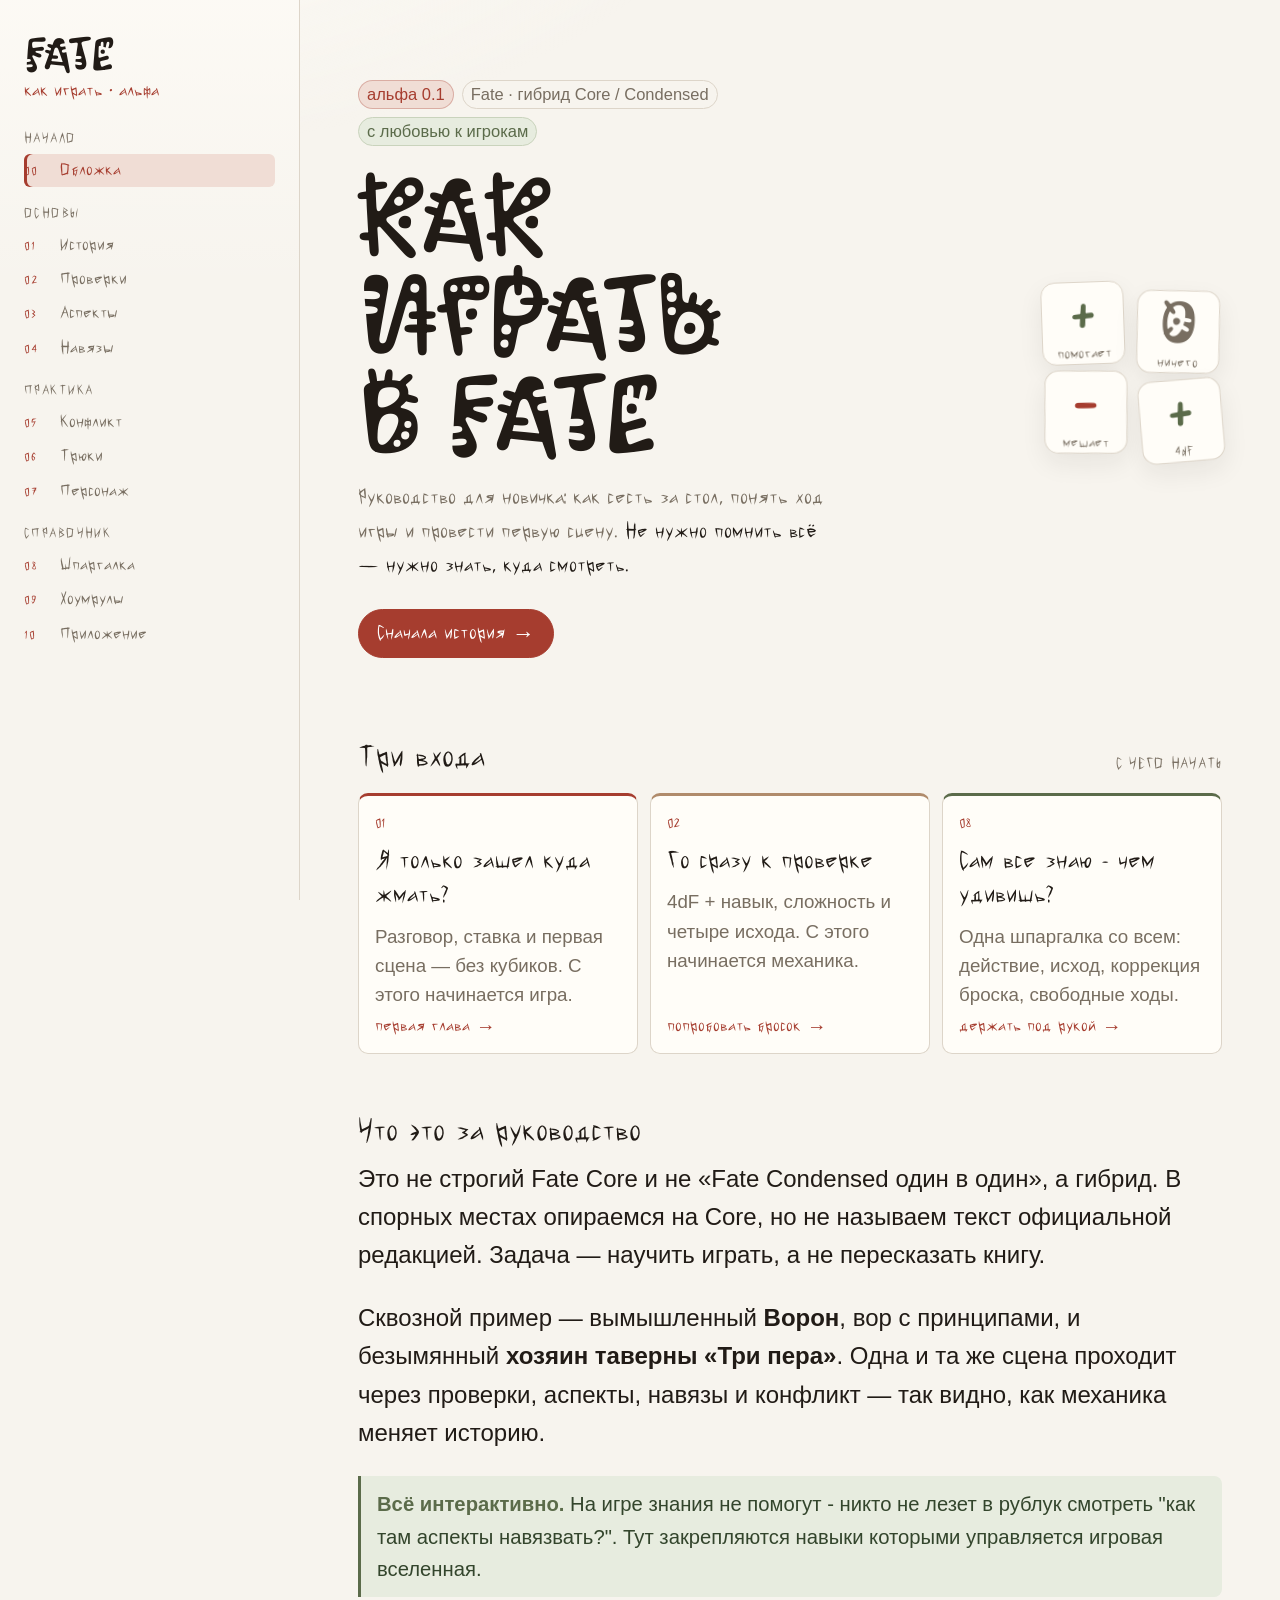
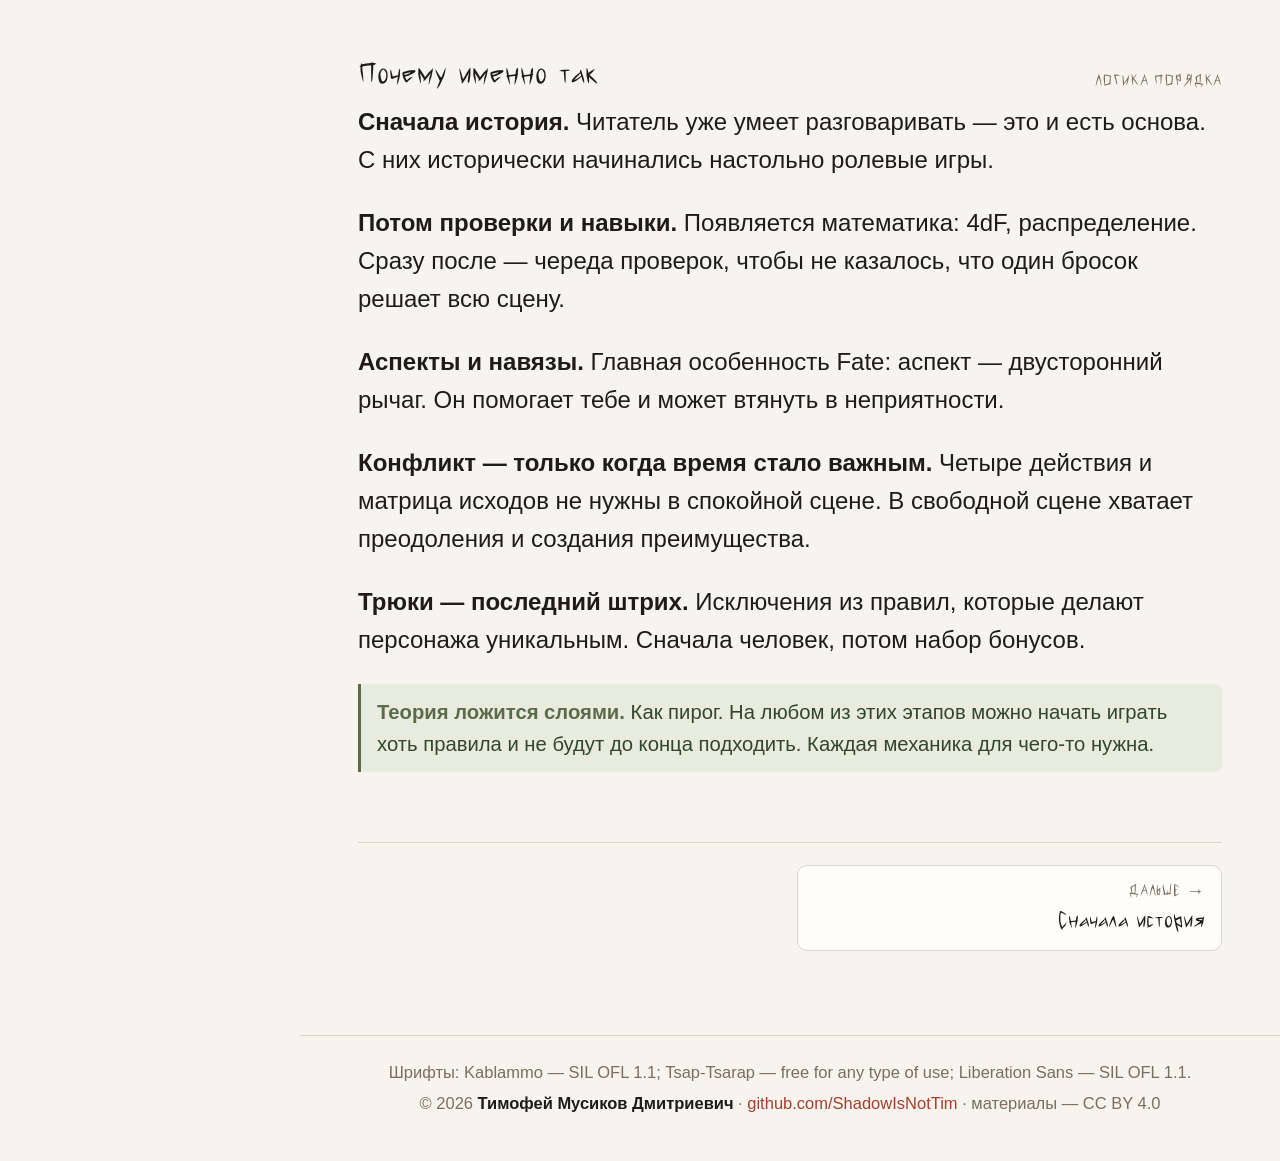
<file: index.html>
<!doctype html>
<html lang="ru">
<head>
<meta charset="utf-8">
<meta name="viewport" content="width=device-width, initial-scale=1">
<title>Как играть в Fate — интерактивное руководство</title>
<link rel="stylesheet" href="assets/css/base.css">
<link rel="stylesheet" href="assets/css/layout.css">
<link rel="stylesheet" href="home.css">
<script src="assets/js/nav-data.js" defer></script>
<script src="assets/js/site.js" defer></script>
</head>
<body data-root="./" data-page="home">
<a class="skip-link" href="#content">К содержанию</a>

<div class="site-shell">
  <aside class="site-sidebar" id="site-sidebar" aria-label="Навигация по руководству"></aside>

  <main class="site-main" id="content">
    <section class="cover-hero" aria-labelledby="cover-title">
      <div>
        <div class="cover-kicker">
          <span class="tag tag--accent">альфа 0.1</span>
          <span class="tag">Fate · гибрид Core / Condensed</span>
          <span class="tag tag--olive">с любовью к игрокам</span>
        </div>

        <h1 class="cover-title" id="cover-title">
          <span>Как играть</span>
          <span>в Fate</span>
        </h1>

        <p class="cover-sub">Руководство для новичка: как сесть за стол, понять ход игры и провести первую сцену. <b>Не нужно помнить всё — нужно знать, куда смотреть.</b></p>

        <div class="cover-actions">
          <a class="ui-button ui-button--primary" href="pages/02-story.html">Сначала история →</a>
          <!-- <a class="ui-button" href="pages/10-cheatsheet.html">Открыть шпаргалку</a> -->
        </div>
      </div>

      <div class="cover-dice" aria-hidden="true">
        <div class="die-big die-big--plus"><b>+</b><span>помогает</span></div>
        <div class="die-big die-big--zero"><b>0</b><span>ничего</span></div>
        <div class="die-big die-big--minus"><b>−</b><span>мешает</span></div>
        <div class="die-big die-big--plus"><b>+</b><span>4dF</span></div>
      </div>
    </section>

    <section class="page-section page-section--tight" aria-labelledby="start-title">
      <div class="section-head">
        <h2 id="start-title">Три входа</h2>
        <span class="kicker">с чего начать</span>
      </div>

      <div class="cover-route">
        <a class="mini-card mini-card--accent" href="pages/02-story.html">
          <span class="num">01</span>
          <h3>Я только зашел куда жмать?</h3>
          <p>Разговор, ставка и первая сцена — без кубиков. С этого начинается игра.</p>
          <span class="go">первая глава →</span>
        </a>
        <a class="mini-card mini-card--warm" href="pages/03-checks.html">
          <span class="num">02</span>
          <h3>Го сразу к проверке</h3>
          <p>4dF + навык, сложность и четыре исхода. С этого начинается механика.</p>
          <span class="go">попробовать бросок →</span>
        </a>
        <a class="mini-card mini-card--olive" href="pages/10-cheatsheet.html">
          <span class="num">08</span>
          <h3>Сам все знаю - чем удивишь?</h3>
          <p>Одна шпаргалка со всем: действие, исход, коррекция броска, свободные ходы.</p>
          <span class="go">держать под рукой →</span>
        </a>
      </div>
    </section>

    <section class="page-section" aria-labelledby="about-title">
      <div class="section-head">
        <h2 id="about-title">Что это за руководство</h2>
      </div>

      <div class="prose">
        <p>Это не строгий Fate Core и не «Fate Condensed один в один», а гибрид. В спорных местах опираемся на Core, но не называем текст официальной редакцией. Задача — научить играть, а не пересказать книгу.</p>
        <p>Сквозной пример — вымышленный <b>Ворон</b>, вор с принципами, и безымянный <b>хозяин таверны «Три пера»</b>. Одна и та же сцена проходит через проверки, аспекты, навязы и конфликт — так видно, как механика меняет историю.</p>
      </div>

      <!-- <div class="cover-strip" aria-label="Маршрут руководства">
        <span class="tag">Словеска</span>
        <span class="tag">→ Проверки</span>
        <span class="tag">→ Аспекты</span>
        <span class="tag">→ Навязы</span>
        <span class="tag">→ Конфликт</span>
        <span class="tag">→ Трюки</span>
        <span class="tag tag--accent">→ история продолжается</span>
      </div> -->

      <p class="note note--olive"><b>Всё интерактивно.</b> На игре знания не помогут - никто не лезет в рублук смотреть "как там аспекты навязвать?". Тут закрепляются навыки которыми управляется игровая вселенная.</p>
    </section>

    <section class="page-section" aria-labelledby="route-title">
      <div class="section-head">
        <h2 id="route-title">Почему именно так</h2>
        <span class="kicker">логика порядка</span>
      </div>
      <div class="prose">
        <p><b>Сначала история.</b> Читатель уже умеет разговаривать — это и есть основа. С них исторически начинались настольно ролевые игры.</p>
        <p><b>Потом проверки и навыки.</b> Появляется математика: 4dF, распределение. Сразу после — череда проверок, чтобы не казалось, что один бросок решает всю сцену.</p>
        <p><b>Аспекты и навязы.</b> Главная особенность Fate: аспект — двусторонний рычаг. Он помогает тебе и может втянуть в неприятности.</p>
        <p><b>Конфликт — только когда время стало важным.</b> Четыре действия и матрица исходов не нужны в спокойной сцене. В свободной сцене хватает преодоления и создания преимущества.</p>
        <p><b>Трюки — последний штрих.</b> Исключения из правил, которые делают персонажа уникальным. Сначала человек, потом набор бонусов.</p>
      </div>
      <p class="note note--olive"><b>Теория ложится слоями.</b> Как пирог. На любом из этих этапов можно начать играть хоть правила и не будут до конца подходить. Каждая механика для чего-то нужна.</p>
      <!-- <p class="note"><b>Частая ошибка:</b> начинать с конфликта и матрицы. Тогда правила выглядят как шахматы, а история исчезает. Иди по маршруту сверху вниз.</p> -->
    </section>

    <nav class="page-pager" id="page-pager" aria-label="Страницы руководства"></nav>
  </main>
<footer class="site-footer" id="site-footer"></footer>
</div>
</body>
</html>
</file>
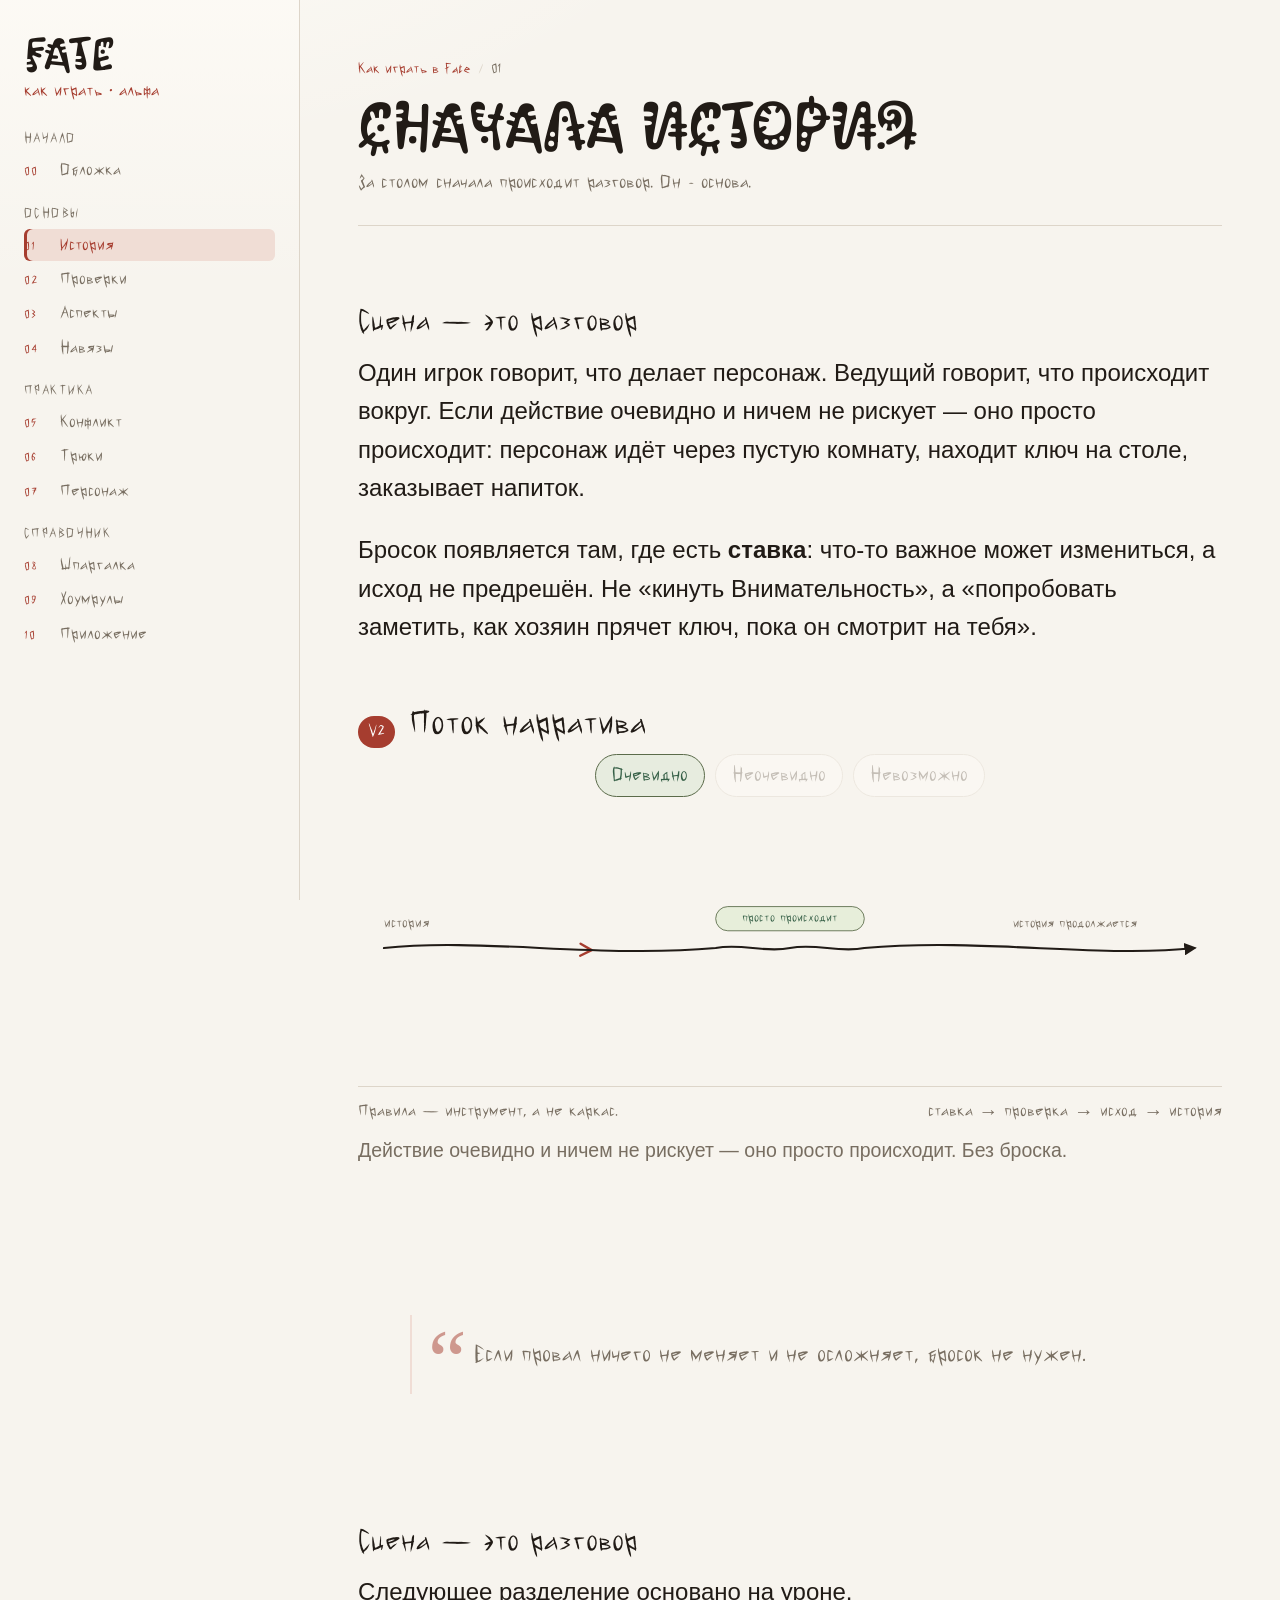
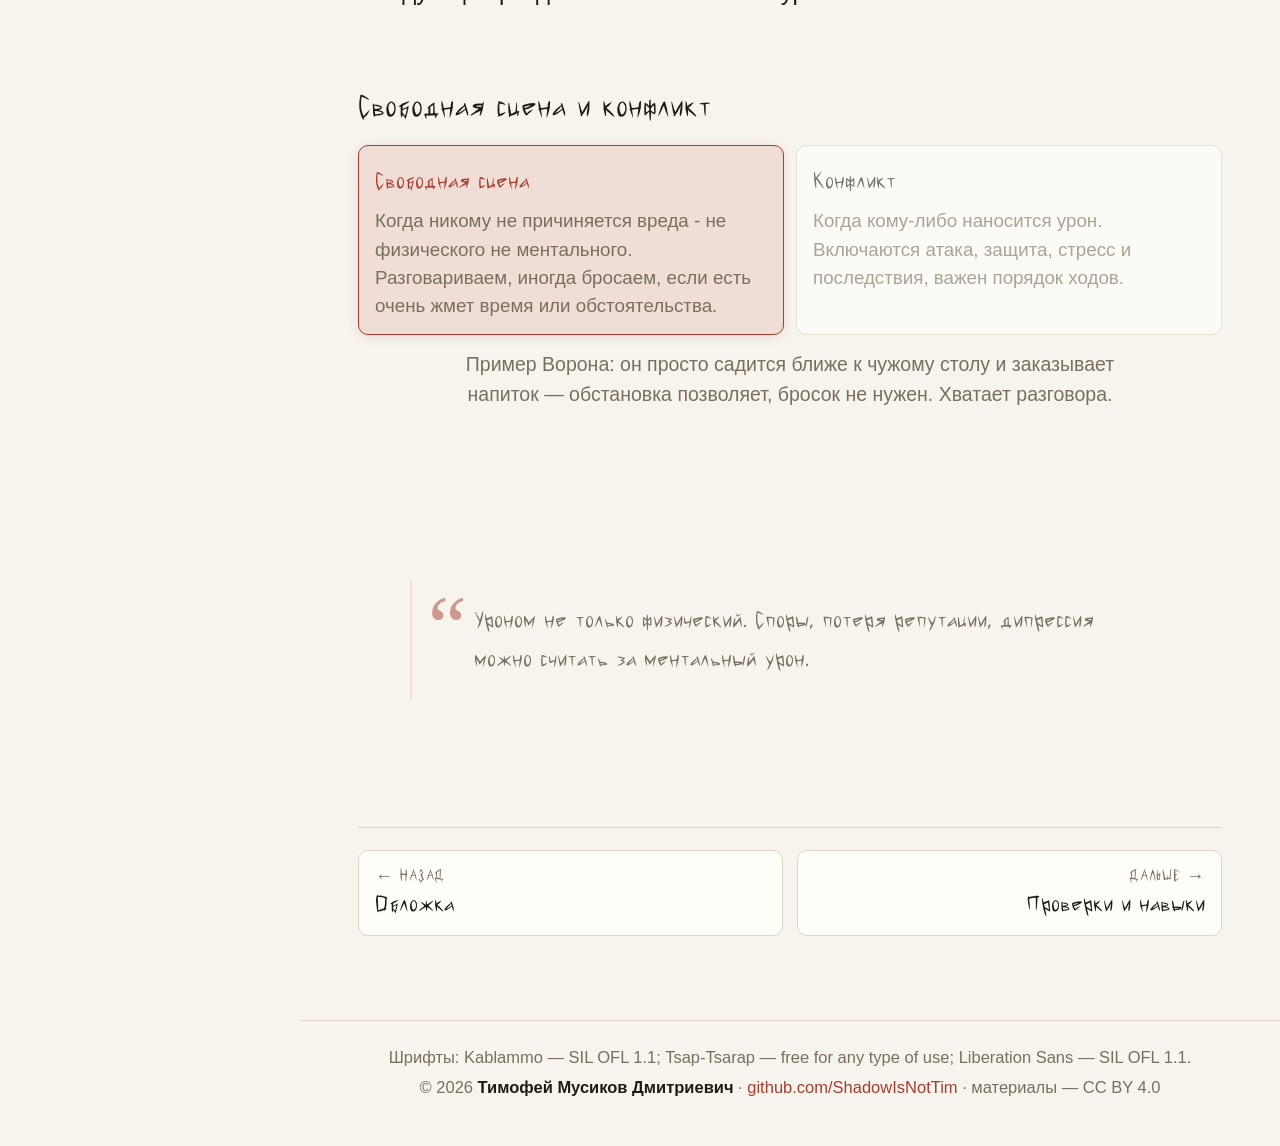
<file: pages/02-story.html>
<!doctype html>
<html lang="ru">
<head>
<meta charset="utf-8">
<meta name="viewport" content="width=device-width, initial-scale=1">
<title>Сначала история — Как играть в Fate</title>
<link rel="stylesheet" href="../assets/css/base.css">
<link rel="stylesheet" href="../assets/css/layout.css">
<link rel="stylesheet" href="../assets/css/diagrams.css">
<link rel="stylesheet" href="./02-story.css">
<script src="../assets/js/nav-data.js" defer></script>
<script src="../assets/js/site.js" defer></script>
<script src="./02-story.js" defer></script>
</head>
<body data-root="../" data-page="story">
<a class="skip-link" href="#content">К содержанию</a>

<div class="site-shell">
  <aside class="site-sidebar" id="site-sidebar" aria-label="Навигация по руководству"></aside>

  <main class="site-main" id="content">
    <header class="page-head">
      <p class="breadcrumb"><a href="../index.html">Как играть в Fate</a> <span class="sep">/</span> <span data-current-number>01</span></p>
      <h1 class="page-title">Сначала история</h1>
      <p class="lead">За столом сначала происходит разговор. Он - основа.</p>
    </header>

    <section class="page-section" aria-labelledby="talk-title">
      <div class="section-head"><h2 id="talk-title">Сцена — это разговор</h2></div>
      <div class="prose">
        <p>Один игрок говорит, что делает персонаж. Ведущий говорит, что происходит вокруг. Если действие очевидно и ничем не рискует — оно просто происходит: персонаж идёт через пустую комнату, находит ключ на столе, заказывает напиток.</p>
        <p>Бросок появляется там, где есть <b>ставка</b>: что-то важное может измениться, а исход не предрешён. Не «кинуть Внимательность», а «попробовать заметить, как хозяин прячет ключ, пока он смотрит на тебя».</p>
      </div>
    </section>

    <section class="diagram" id="v2">
      <div class="d-head"><span class="d-badge">V2</span><h2 class="d-title">Поток нарратива</h2></div>
      <!-- <p class="d-kicker">История течёт слева направо. Три решения на одном потоке: очевидно — просто происходит, неочевидно — вклинивается бросок, невозможно — «нет» или «да, но…». Нажми на плашку.</p> -->

      <div class="stake-options" id="stake-options" role="group" aria-label="Когда бросать">
        <button class="stake-btn stake-btn--obvious" type="button" data-stake="obvious" aria-pressed="true">Очевидно</button>
        <button class="stake-btn stake-btn--uncertain" type="button" data-stake="uncertain" aria-pressed="false">Неочевидно</button>
        <button class="stake-btn stake-btn--impossible" type="button" data-stake="impossible" aria-pressed="false">Невозможно</button>
      </div>

      <div class="split">
        <figure id="narrative" data-stake="obvious">
          <svg viewBox="0 0 1000 300" role="img" aria-label="Поток истории: где вклинивается проверка">
            <defs>
              <marker id="n-arrow" viewBox="0 0 10 10" refX="8" refY="5" markerWidth="6" markerHeight="6" orient="auto-start-reverse">
                <path d="M0 0 L10 5 L0 10 z" fill="#211b16"/>
              </marker>
            </defs>
            <path id="n-wave-path" d="M30 154 C 140 142, 280 166, 414 154 C 444 148, 470 160, 500 154 C 530 148, 556 160, 586 154 C 720 142, 860 166, 968 154" fill="none" stroke="none"/>
            <g id="n-moving-arrow" aria-hidden="true">
              <path d="M-13 -7 L0 0 L-13 7" fill="none" stroke="#a63d2f" stroke-width="2.8" stroke-linecap="round" stroke-linejoin="round"/>
              <animateMotion dur="5.4s" repeatCount="indefinite" rotate="auto">
                <mpath href="#n-wave-path"/>
              </animateMotion>
            </g>
            <text x="30" y="132" font-family="Tsap, sans-serif" font-size="20" fill="#786e61">история</text>
            <text x="758" y="132" font-family="Tsap, sans-serif" font-size="19" fill="#786e61">история продолжается</text>

            <g class="n-variant n-variant--obvious">
              <path d="M30 154 C 140 142, 280 166, 414 154 C 444 148, 470 160, 500 154 C 530 148, 556 160, 586 154 C 720 142, 860 166, 968 154" fill="none" stroke="#211b16" stroke-width="2.4" stroke-linecap="round" marker-end="url(#n-arrow)"/>
              <rect x="414" y="106" width="172" height="28" rx="14" fill="#e7eeda" stroke="#5b6b4a" stroke-width="1"/>
              <text x="500" y="125" text-anchor="middle" font-family="Tsap, sans-serif" font-size="17" fill="#355f46">просто происходит</text>
            </g>

            <g class="n-variant n-variant--uncertain">
              <path d="M30 154 C 140 142, 280 166, 414 154" fill="none" stroke="#211b16" stroke-width="2.4" stroke-linecap="round"/>
              <path d="M420 154 L580 154" fill="none" stroke="#9a8f80" stroke-width="1.8" stroke-linecap="round" stroke-dasharray="1 9"/>
              <path d="M586 154 C 720 142, 860 166, 968 154" fill="none" stroke="#211b16" stroke-width="2.4" stroke-linecap="round" marker-end="url(#n-arrow)"/>
              <path d="M414 140 L414 168" stroke="#a63d2f" stroke-width="1.5" stroke-linecap="round"/>
              <path d="M586 140 L586 168" stroke="#a63d2f" stroke-width="1.5" stroke-linecap="round"/>
              <path d="M500 154 L500 90" stroke="#a63d2f" stroke-width="1.1"/>
              <rect x="410" y="30" width="180" height="60" rx="4" fill="#fffdf8" stroke="#a63d2f" stroke-width="1.2"/>
              <text x="426" y="53" font-family="Tsap, sans-serif" font-size="22" fill="#a63d2f">проверка</text>
              <text x="426" y="73" font-family="Liberation Sans, sans-serif" font-size="15" fill="#211b16">4dF + навык</text>
              <rect x="438" y="196" width="124" height="24" rx="12" fill="#f0ddd5"/>
              <text x="500" y="212" text-anchor="middle" font-family="Tsap, sans-serif" font-size="18" fill="#7d2b21">есть ставка</text>
              <text x="500" y="248" text-anchor="middle" font-family="Tsap, sans-serif" font-size="17" fill="#9a8f80">только здесь включаются правила</text>
            </g>

            <g class="n-variant n-variant--impossible">
              <path d="M30 154 C 140 142, 280 166, 414 154 C 444 148, 470 160, 500 154 C 530 148, 556 160, 586 154 C 720 142, 860 166, 968 154" fill="none" stroke="#8c8c8c" stroke-width="2.4" stroke-linecap="round" marker-end="url(#n-arrow)"/>
              <rect x="404" y="106" width="192" height="28" rx="14" fill="#f3dcd4" stroke="#a63d2f" stroke-width="1"/>
              <text x="500" y="125" text-anchor="middle" font-family="Tsap, sans-serif" font-size="16" fill="#7d2b21">«нет» или «да, но…»</text>
            </g>
          </svg>
          <figcaption><span>Правила — инструмент, а не каркас.</span><span>ставка → проверка → исход → история</span></figcaption>
          <p class="step-caption" id="step-caption">Действие очевидно и ничем не рискует — оно просто происходит. Без броска.</p>
        </figure>
      </div>
    </section>

    <figure class="chapter-quote">
      <blockquote>Если провал ничего не меняет и не осложняет, бросок не нужен.</blockquote>
    </figure>


    <section class="page-section" aria-labelledby="talk-title">
      <div class="section-head"><h2 id="talk-title">Сцена — это разговор</h2></div>
      <div class="prose">
        <p>Следующее разделение основано на уроне.</p>
      </div>
    </section>

    <section class="page-section" aria-labelledby="modes-title">
      <div class="section-head"><h2 id="modes-title">Свободная сцена и конфликт</h2></div>
      <div class="compare" id="scene-mode">
        <div class="compare-card" data-mode="free" role="button" tabindex="0" aria-pressed="true">
          <h3>Свободная сцена</h3>
          <p>Когда никому не причиняется вреда - не физического не ментального. Разговариваем, иногда бросаем, если есть очень жмет время или обстоятельства.</p>
        </div>
        <div class="compare-card" data-mode="conflict" role="button" tabindex="0" aria-pressed="false">
          <h3>Конфликт</h3>
          <p>Когда кому-либо наносится урон. Включаются атака, защита, стресс и последствия, важен порядок ходов.</p>
        </div>
      </div>
      <p class="mode-line" id="mode-line">Пример Ворона: он просто садится ближе к чужому столу и заказывает напиток — обстановка позволяет, бросок не нужен. Хватает разговора.</p>
      <p class="mode-goto" id="mode-goto"><a class="mode-link" href="06-conflict.html">Всё про конфликт →</a></p>
    </section>

    <figure class="chapter-quote">
      <blockquote>Уроном не только физический. Споры, потеря репутации, дипрессия можно считать за ментальный урон.</blockquote>
    </figure>

      <!-- <div class="cheat-ref"><b>На шпаргалке:</b> «в любое время» — заявить деталь, помочь, отказаться от навязя.</div> -->



    <nav class="page-pager" id="page-pager" aria-label="Страницы руководства"></nav>
  </main>
<footer class="site-footer" id="site-footer"></footer>
</div>
</body>
</html>
</file>
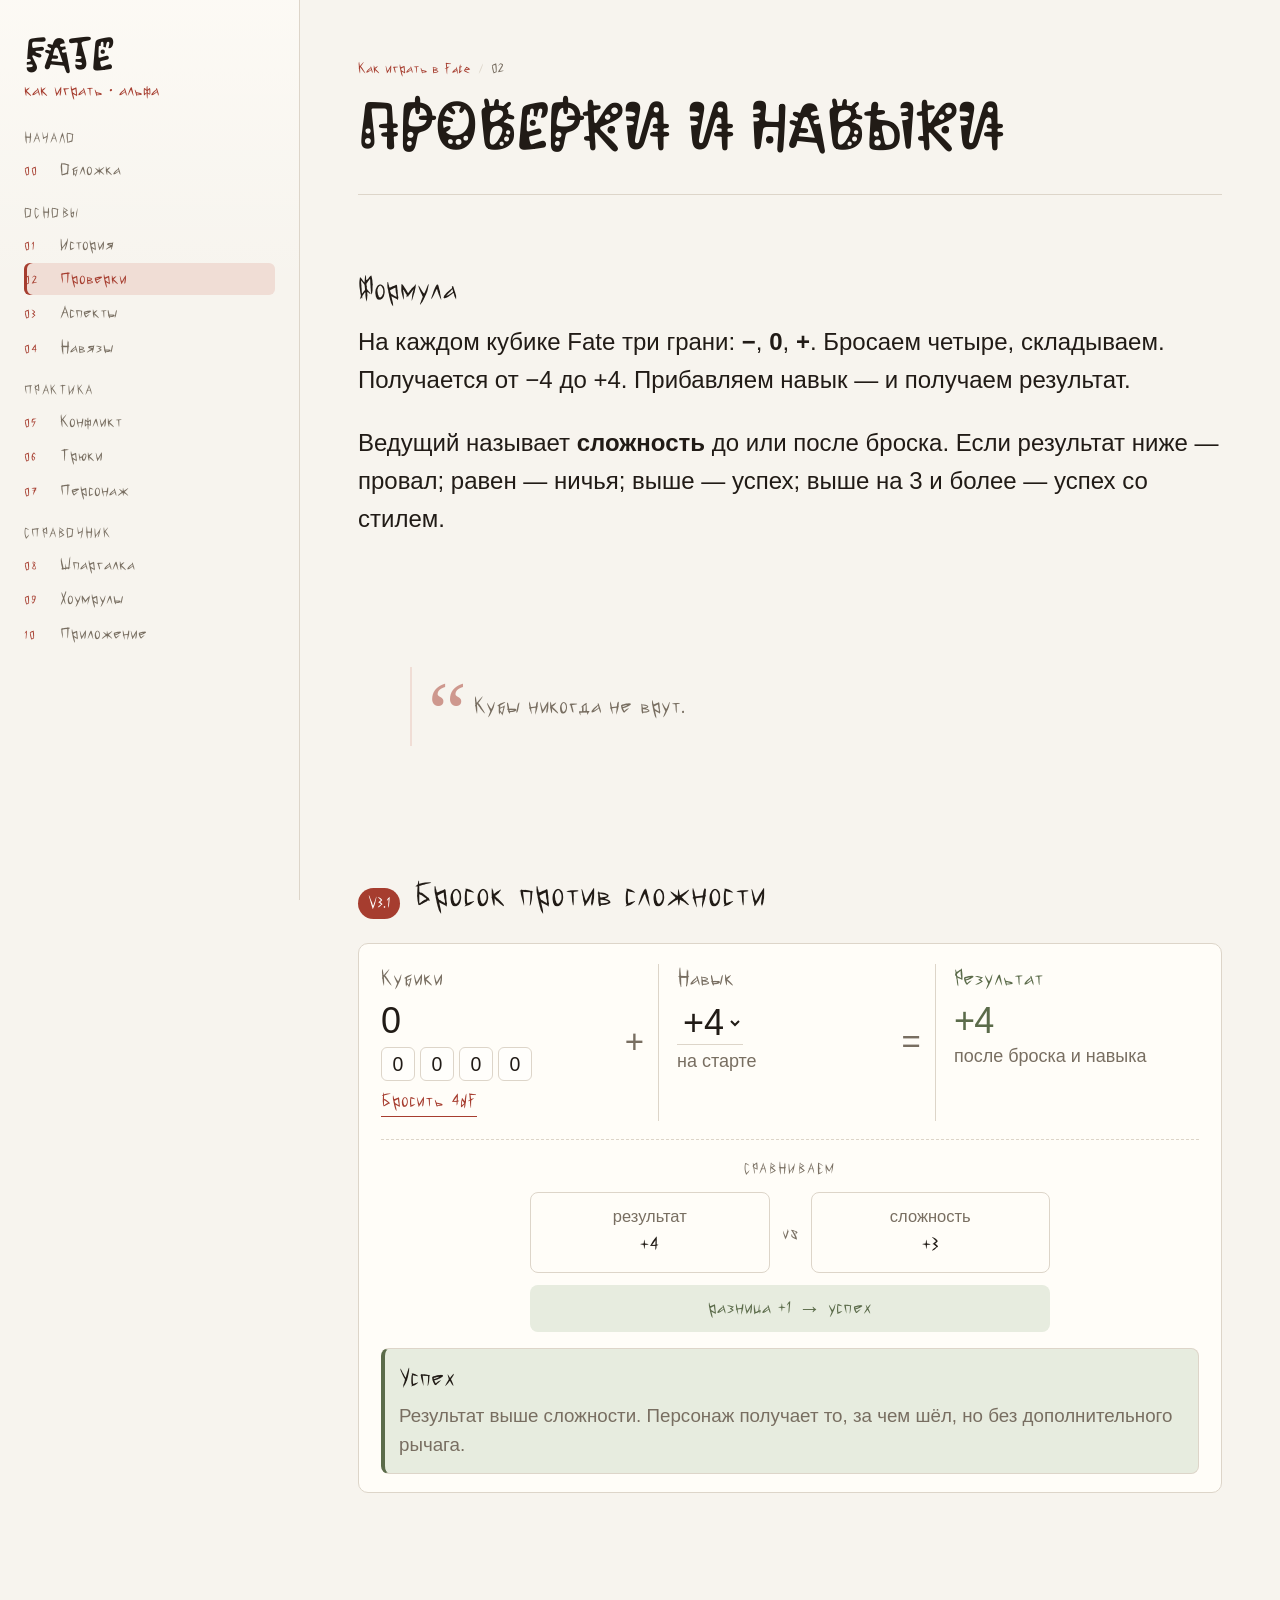
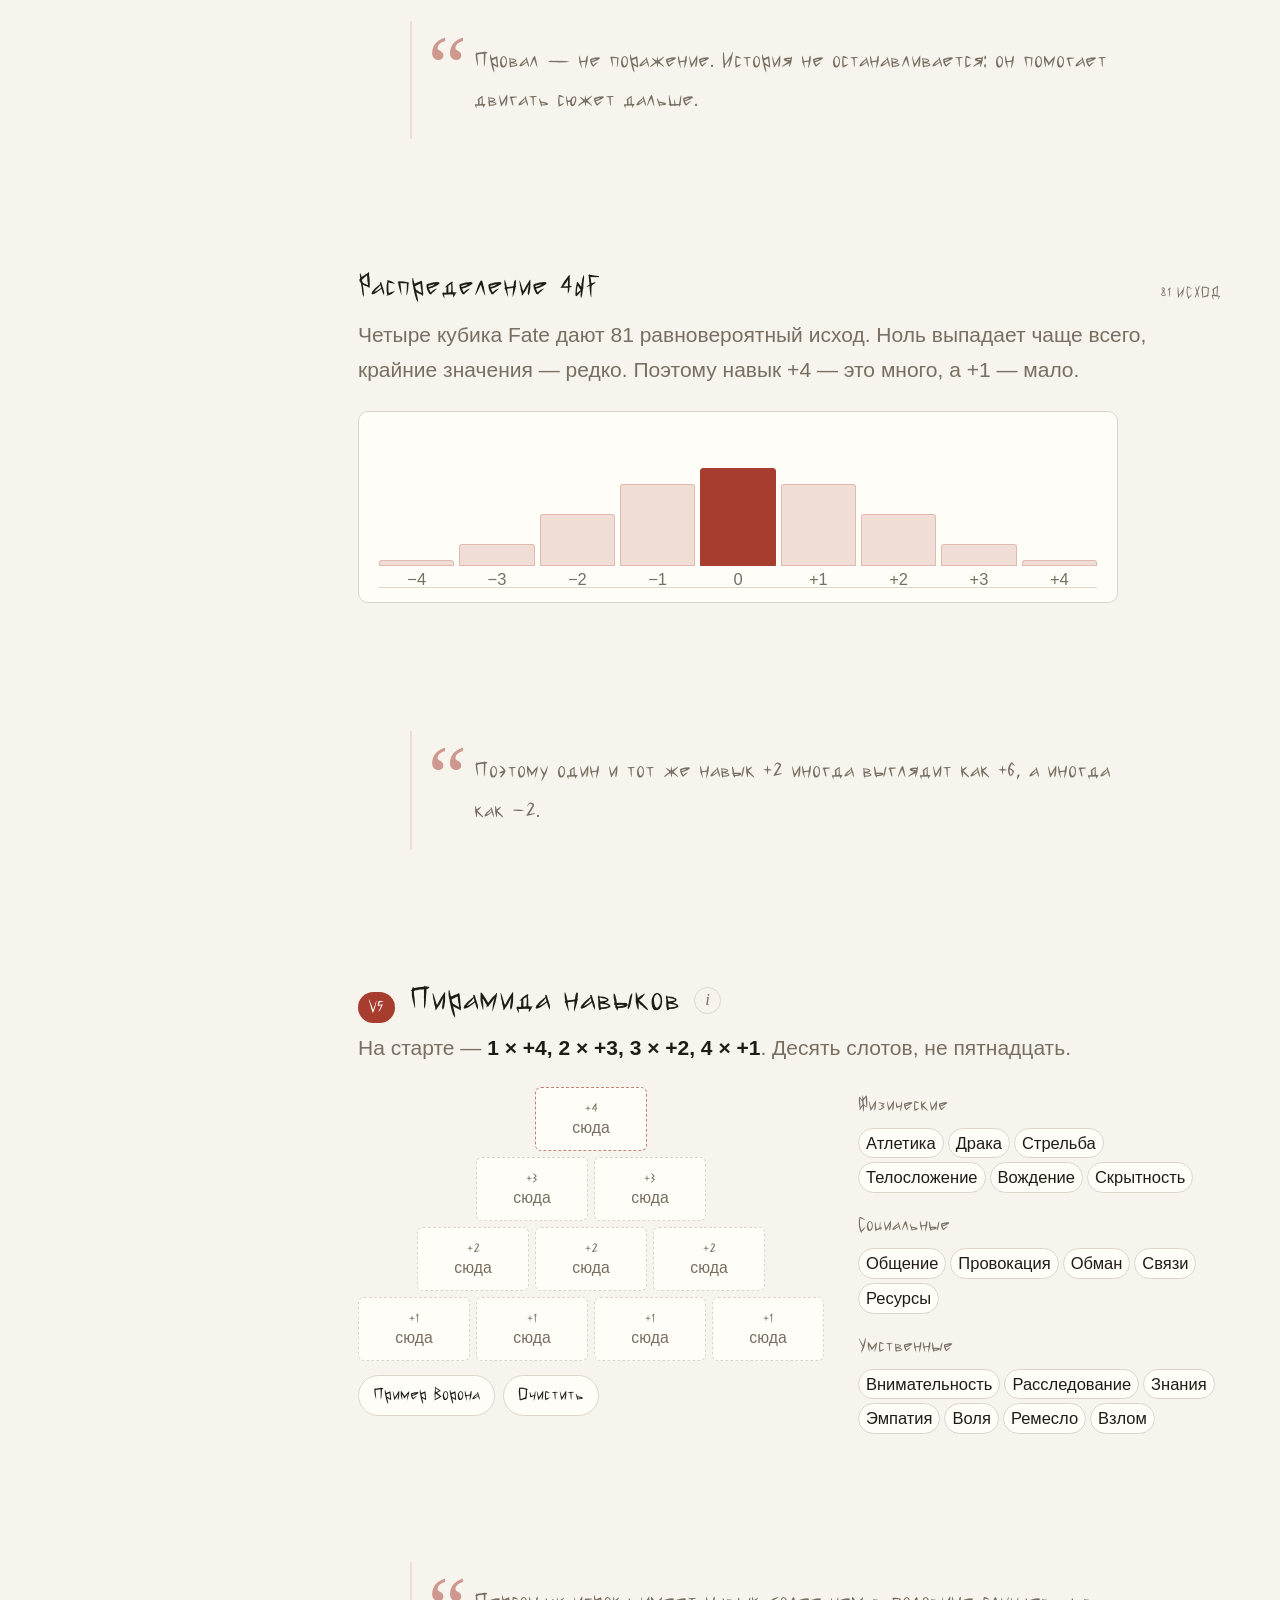
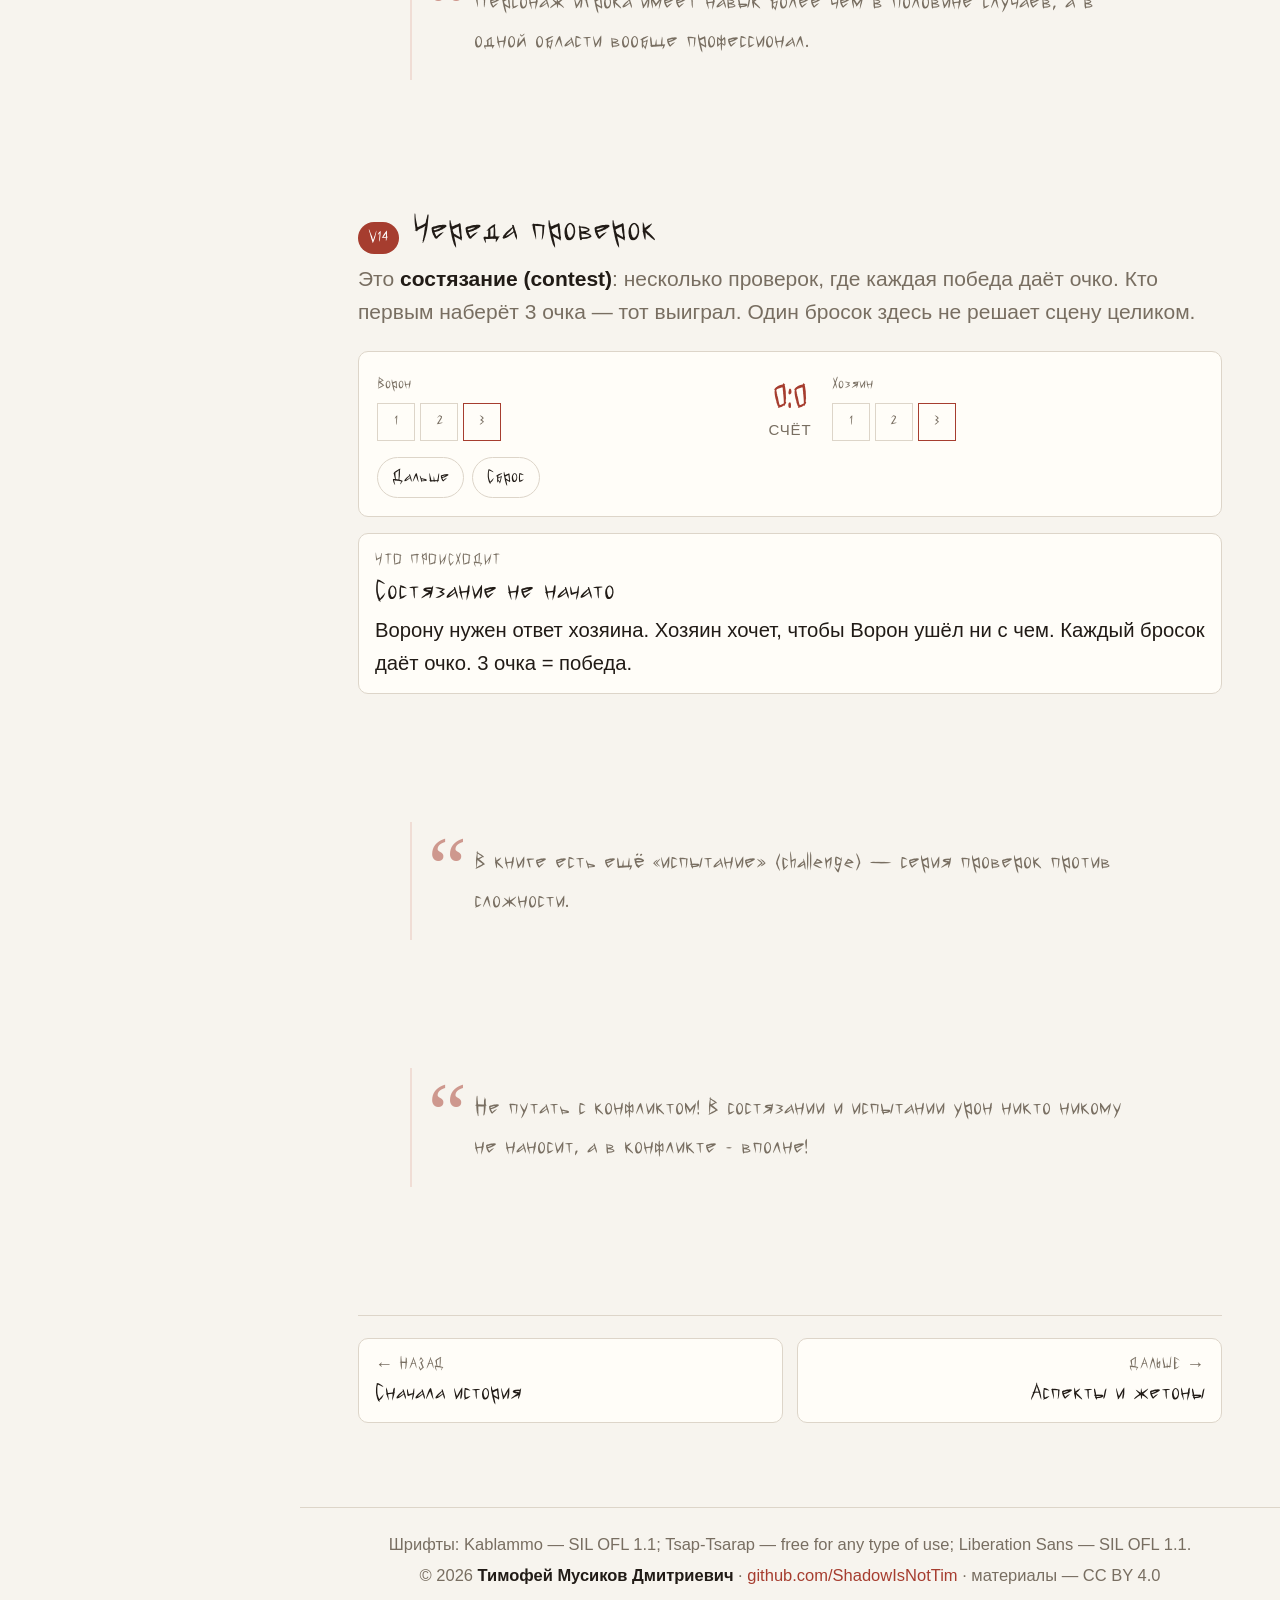
<file: pages/03-checks.html>
<!doctype html>
<html lang="ru">
<head>
<meta charset="utf-8">
<meta name="viewport" content="width=device-width, initial-scale=1">
<title>Проверки и навыки — Как играть в Fate</title>
<link rel="stylesheet" href="../assets/css/base.css">
<link rel="stylesheet" href="../assets/css/layout.css">
<link rel="stylesheet" href="../assets/css/diagrams.css">
<link rel="stylesheet" href="./03-checks.css">
<script src="../assets/js/nav-data.js" defer></script>
<script src="../assets/js/site.js" defer></script>
<script src="./03-checks.js" defer></script>
</head>
<body data-root="../" data-page="checks">
<a class="skip-link" href="#content">К содержанию</a>

<div class="site-shell">
  <aside class="site-sidebar" id="site-sidebar" aria-label="Навигация по руководству"></aside>

  <main class="site-main" id="content">
    <header class="page-head">
      <p class="breadcrumb"><a href="../index.html">Как играть в Fate</a> <span class="sep">/</span> <span data-current-number>02</span></p>
      <h1 class="page-title">Проверки и навыки</h1>
    </header>

    <section class="page-section" aria-labelledby="formula-title">
      <div class="section-head"><h2 id="formula-title">Формула</h2></div>
      <div class="prose">
        <p>На каждом кубике Fate три грани: <b>−</b>, <b>0</b>, <b>+</b>. Бросаем четыре, складываем. Получается от −4 до +4. Прибавляем навык — и получаем результат.</p>
        <p>Ведущий называет <b>сложность</b> до или после броска. Если результат ниже — провал; равен — ничья; выше — успех; выше на 3 и более — успех со стилем.</p>
      </div>
    </section>

    <figure class="chapter-quote">
      <blockquote>Кубы никогда не врут.</blockquote>
    </figure>

    <section class="diagram" id="v3-1">
      <div class="d-head"><span class="d-badge">V3.1</span><h2 class="d-title">Бросок против сложности</h2></div>
      <!-- <p class="d-kicker">Сначала — база: <b>4dF + навык</b>. Ведущий называет сложность до броска; здесь она зафиксирована на +3. Результат и сложность сравниваются в одной схеме.</p> -->

      <div class="check-board">
        <div class="formula formula--simple" id="simple-calc">
          <div class="f-term">
            <div class="f-label">Кубики</div>
            <div class="f-value" id="simple-dice-total">0</div>
            <div class="dice-row" id="simple-dice-row" aria-label="Четыре кубика"></div>
            <button class="roll" id="simple-roll" type="button">Бросить 4dF</button>
          </div>
          <div class="f-op">+</div>
          <div class="f-term">
            <div class="f-label">Навык</div>
            <div class="f-value">
              <select class="inline-select" id="simple-skill" aria-label="Навык">
                <option value="0">+0</option>
                <option value="1">+1</option>
                <option value="2">+2</option>
                <option value="3">+3</option>
                <option value="4" selected>+4</option>
              </select>
            </div>
            <div class="f-sub">на старте</div>
          </div>
          <div class="f-op">=</div>
          <div class="f-term f-result">
            <div class="f-label">Результат</div>
            <div class="f-value" id="simple-result-total">+4</div>
            <div class="f-sub">после броска и навыка</div>
          </div>
        </div>

        <div class="check-compare" aria-live="polite">
          <div class="check-compare-label">сравниваем</div>
          <div class="scale">
            <div class="scale-card"><span>результат</span><b id="simple-scale-total">+4</b></div>
            <div class="scale-vs">vs</div>
            <div class="scale-card"><span>сложность</span><b id="simple-scale-diff">+3</b></div>
          </div>
          <div class="scale-result" id="simple-scale-text">разница +1 → успех</div>
        </div>

        <div class="check-meaning" id="simple-meaning-box" aria-live="polite">
          <h3 id="simple-meaning-title">Успех</h3>
          <p id="simple-meaning">Результат выше сложности. Персонаж получает то, за чем шёл, но без дополнительного рычага.</p>
        </div>
      </div>

    </section>

    <figure class="chapter-quote">
      <blockquote>Провал — не поражение. История не останавливается: он помогает двигать сюжет дальше.</blockquote>
    </figure>

    <section class="page-section" aria-labelledby="dist-title">
      <div class="section-head"><h2 id="dist-title">Распределение 4dF</h2><span class="kicker">81 исход</span></div>
      <p class="section-lead">Четыре кубика Fate дают 81 равновероятный исход. Ноль выпадает чаще всего, крайние значения — редко. Поэтому навык +4 — это много, а +1 — мало.</p>
      <div class="hist-panel">
        <div class="hist" aria-label="Распределение 4dF">
          <div class="hist-col" tabindex="0" data-percent="1,2%" aria-label="−4: 1,2%"><div class="hist-fill" style="height:6px"></div><span class="hist-label">−4</span></div>
          <div class="hist-col" tabindex="0" data-percent="4,9%" aria-label="−3: 4,9%"><div class="hist-fill" style="height:22px"></div><span class="hist-label">−3</span></div>
          <div class="hist-col" tabindex="0" data-percent="12,3%" aria-label="−2: 12,3%"><div class="hist-fill" style="height:52px"></div><span class="hist-label">−2</span></div>
          <div class="hist-col" tabindex="0" data-percent="19,8%" aria-label="−1: 19,8%"><div class="hist-fill" style="height:82px"></div><span class="hist-label">−1</span></div>
          <div class="hist-col" tabindex="0" data-percent="23,5%" aria-label="0: 23,5%"><div class="hist-fill is-center" style="height:98px"></div><span class="hist-label">0</span></div>
          <div class="hist-col" tabindex="0" data-percent="19,8%" aria-label="+1: 19,8%"><div class="hist-fill" style="height:82px"></div><span class="hist-label">+1</span></div>
          <div class="hist-col" tabindex="0" data-percent="12,3%" aria-label="+2: 12,3%"><div class="hist-fill" style="height:52px"></div><span class="hist-label">+2</span></div>
          <div class="hist-col" tabindex="0" data-percent="4,9%" aria-label="+3: 4,9%"><div class="hist-fill" style="height:22px"></div><span class="hist-label">+3</span></div>
          <div class="hist-col" tabindex="0" data-percent="1,2%" aria-label="+4: 1,2%"><div class="hist-fill" style="height:6px"></div><span class="hist-label">+4</span></div>
        </div>
      </div>
    </section>

    <figure class="chapter-quote">
      <blockquote>Поэтому один и тот же навык +2 иногда выглядит как +6, а иногда как −2.</blockquote>
    </figure>

    <section class="diagram" id="v5">
      <div class="d-head">
        <span class="d-badge">V5</span>
        <h2 class="d-title">Пирамида навыков</h2>
        <div class="info-wrap">
          <button class="info-toggle" type="button" aria-expanded="false" aria-controls="pyr-help" aria-label="Как пользоваться пирамидой навыков">i</button>
          <div class="info-popover" id="pyr-help" hidden>
            <p><b>Перетащи навык в слот.</b> Клик по заполненному слоту освобождает его.</p>
            <p>Можно перетаскивать или выбрать чип кликом и кликнуть по слоту. «Пример Ворона» заполнит пирамиду автоматически.</p>
          </div>
        </div>
      </div>
      <p class="d-kicker">На старте — <b>1 × +4, 2 × +3, 3 × +2, 4 × +1</b>. Десять слотов, не пятнадцать.</p>

      <div class="pyramid-wrap">
        <div>
          <div class="pyramid" aria-label="Пирамида навыков: перетащи навыки в слоты">
            <div class="pyr-row"><div class="pyr-slot" data-level="4"><span class="pyr-level">+4</span><span class="pyr-skill">сюда</span></div></div>
            <div class="pyr-row">
              <div class="pyr-slot" data-level="3"><span class="pyr-level">+3</span><span class="pyr-skill">сюда</span></div>
              <div class="pyr-slot" data-level="3"><span class="pyr-level">+3</span><span class="pyr-skill">сюда</span></div>
            </div>
            <div class="pyr-row">
              <div class="pyr-slot" data-level="2"><span class="pyr-level">+2</span><span class="pyr-skill">сюда</span></div>
              <div class="pyr-slot" data-level="2"><span class="pyr-level">+2</span><span class="pyr-skill">сюда</span></div>
              <div class="pyr-slot" data-level="2"><span class="pyr-level">+2</span><span class="pyr-skill">сюда</span></div>
            </div>
            <div class="pyr-row">
              <div class="pyr-slot" data-level="1"><span class="pyr-level">+1</span><span class="pyr-skill">сюда</span></div>
              <div class="pyr-slot" data-level="1"><span class="pyr-level">+1</span><span class="pyr-skill">сюда</span></div>
              <div class="pyr-slot" data-level="1"><span class="pyr-level">+1</span><span class="pyr-skill">сюда</span></div>
              <div class="pyr-slot" data-level="1"><span class="pyr-level">+1</span><span class="pyr-skill">сюда</span></div>
            </div>
          </div>
          <div class="pyr-actions">
            <button class="ui-button" id="pyr-example" type="button">Пример Ворона</button>
            <button class="ui-button" id="pyr-clear" type="button">Очистить</button>
          </div>
        </div>
        <div>
          <div class="skill-groups">
            <div class="skill-group">
              <h4>Физические</h4>
              <div class="chips"><span class="chip skill-chip" draggable="true" data-skill="Атлетика">Атлетика</span><span class="chip skill-chip" draggable="true" data-skill="Драка">Драка</span><span class="chip skill-chip" draggable="true" data-skill="Стрельба">Стрельба</span><span class="chip skill-chip" draggable="true" data-skill="Телосложение">Телосложение</span><span class="chip skill-chip" draggable="true" data-skill="Вождение">Вождение</span><span class="chip skill-chip" draggable="true" data-skill="Скрытность">Скрытность</span></div>
            </div>
            <div class="skill-group">
              <h4>Социальные</h4>
              <div class="chips"><span class="chip skill-chip" draggable="true" data-skill="Общение">Общение</span><span class="chip skill-chip" draggable="true" data-skill="Провокация">Провокация</span><span class="chip skill-chip" draggable="true" data-skill="Обман">Обман</span><span class="chip skill-chip" draggable="true" data-skill="Связи">Связи</span><span class="chip skill-chip" draggable="true" data-skill="Ресурсы">Ресурсы</span></div>
            </div>
            <div class="skill-group">
              <h4>Умственные</h4>
              <div class="chips"><span class="chip skill-chip" draggable="true" data-skill="Внимательность">Внимательность</span><span class="chip skill-chip" draggable="true" data-skill="Расследование">Расследование</span><span class="chip skill-chip" draggable="true" data-skill="Знания">Знания</span><span class="chip skill-chip" draggable="true" data-skill="Эмпатия">Эмпатия</span><span class="chip skill-chip" draggable="true" data-skill="Воля">Воля</span><span class="chip skill-chip" draggable="true" data-skill="Ремесло">Ремесло</span><span class="chip skill-chip" draggable="true" data-skill="Взлом">Взлом</span></div>
            </div>
          </div>
        </div>
      </div>

    </section>

    <figure class="chapter-quote">
      <blockquote>Персонаж игрока имеет навык более чем в половине случаев, а в одной области вообще профессионал.</blockquote>
    </figure>

    <section class="diagram" id="v14">
      <div class="d-head"><span class="d-badge">V14</span><h2 class="d-title">Череда проверок</h2></div>
      <p class="d-kicker">Это <b>состязание (contest)</b>: несколько проверок, где каждая победа даёт очко. Кто первым наберёт 3 очка — тот выиграл. Один бросок здесь не решает сцену целиком.</p>

      <div class="card">
        <div class="contest-top">
          <div>
            <div class="track-label">Ворон</div>
            <div class="track" id="raven-track"><span class="track-box">1</span><span class="track-box">2</span><span class="track-box is-last">3</span></div>
          </div>
          <div class="contest-score"><b id="contest-score-value">0:0</b><span>счёт</span></div>
          <div>
            <div class="track-label">Хозяин</div>
            <div class="track" id="host-track"><span class="track-box">1</span><span class="track-box">2</span><span class="track-box is-last">3</span></div>
          </div>
        </div>
        <div class="contest-controls">
          <button class="ui-button" id="contest-next" type="button">Дальше</button>
          <button class="ui-button" id="contest-reset" type="button">Сброс</button>
        </div>
      </div>

      <div class="contest-story">
        <div class="kicker">что происходит</div>
        <h3 id="contest-scene">Состязание не начато</h3>
        <p id="contest-detail">Ворону нужен ответ хозяина. Хозяин хочет, чтобы Ворон ушёл ни с чем. Каждый бросок даёт очко. 3 очка = победа.</p>
        <div class="contest-check-label" id="contest-check-label" hidden>проверка</div>
        <div class="contest-duel" id="contest-duel" hidden>
          <div class="duel-side">
            <span class="duel-name" id="contest-left-name">Ворон</span>
            <span class="duel-formula" id="contest-left-formula">—</span>
            <span class="duel-total"><span>итог</span><b id="contest-left-total">—</b></span>
          </div>
          <div class="duel-vs">vs</div>
          <div class="duel-side">
            <span class="duel-name" id="contest-right-name">Хозяин</span>
            <span class="duel-formula" id="contest-right-formula">—</span>
            <span class="duel-total"><span>итог</span><b id="contest-right-total">—</b></span>
          </div>
        </div>
        <p class="contest-verdict" id="contest-verdict" hidden></p>
        <div class="contest-after-wrap" id="contest-after-wrap" hidden>
          <div class="contest-after-label">после проверки</div>
          <p id="contest-after"></p>
        </div>
        <div class="contest-final" id="contest-final" hidden><b>Состязание закончилось: 3:1 в пользу Ворона.</b> Хозяин опозорен и вынужден ответить, а толпа на стороне Ворона.</div>
      </div>

      <!-- тест: таблица временно скрыта
      <div class="table-wrap" style="margin-top:18px">
        <table class="contest-table">
          <thead><tr><th>Шаг</th><th>Что происходит</th><th>Проверка</th><th>Результат</th><th>Счёт</th></tr></thead>
          <tbody>
            <tr data-step="1"><td>1</td><td>Хозяин пытается унизить Ворона</td><td>Провокация хозяина vs Воля Ворона</td><td>Хозяин успешен</td><td class="score-cell">—</td></tr>
            <tr data-step="2"><td>2</td><td>На Ворона «случайно» опрокидывают бокал</td><td>Провокация хозяина vs Общение Ворона</td><td>Ничья</td><td class="score-cell">—</td></tr>
            <tr data-step="3"><td>3</td><td>Ворон отвечает публично</td><td>Общение Ворона vs Обман хозяина</td><td>Ворон успешен</td><td class="score-cell">—</td></tr>
            <tr data-step="4"><td>4</td><td>Последний вопрос</td><td>Общение Ворона vs Провокация хозяина</td><td>Ворон успешен со стилем (+2)</td><td class="score-cell">—</td></tr>
          </tbody>
        </table>
      </div>
      -->

    </section>

    <figure class="chapter-quote">
      <blockquote>В книге есть ещё «испытание» (challenge) — серия проверок против сложности.</blockquote>
    </figure>

    <figure class="chapter-quote">
      <blockquote>Не путать с конфликтом! В состязании и испытании урон никто никому не наносит, а в конфликте - вполне!</blockquote>
    </figure>

    <nav class="page-pager" id="page-pager" aria-label="Страницы руководства"></nav>
  </main>
<footer class="site-footer" id="site-footer"></footer>
</div>
</body>
</html>
</file>
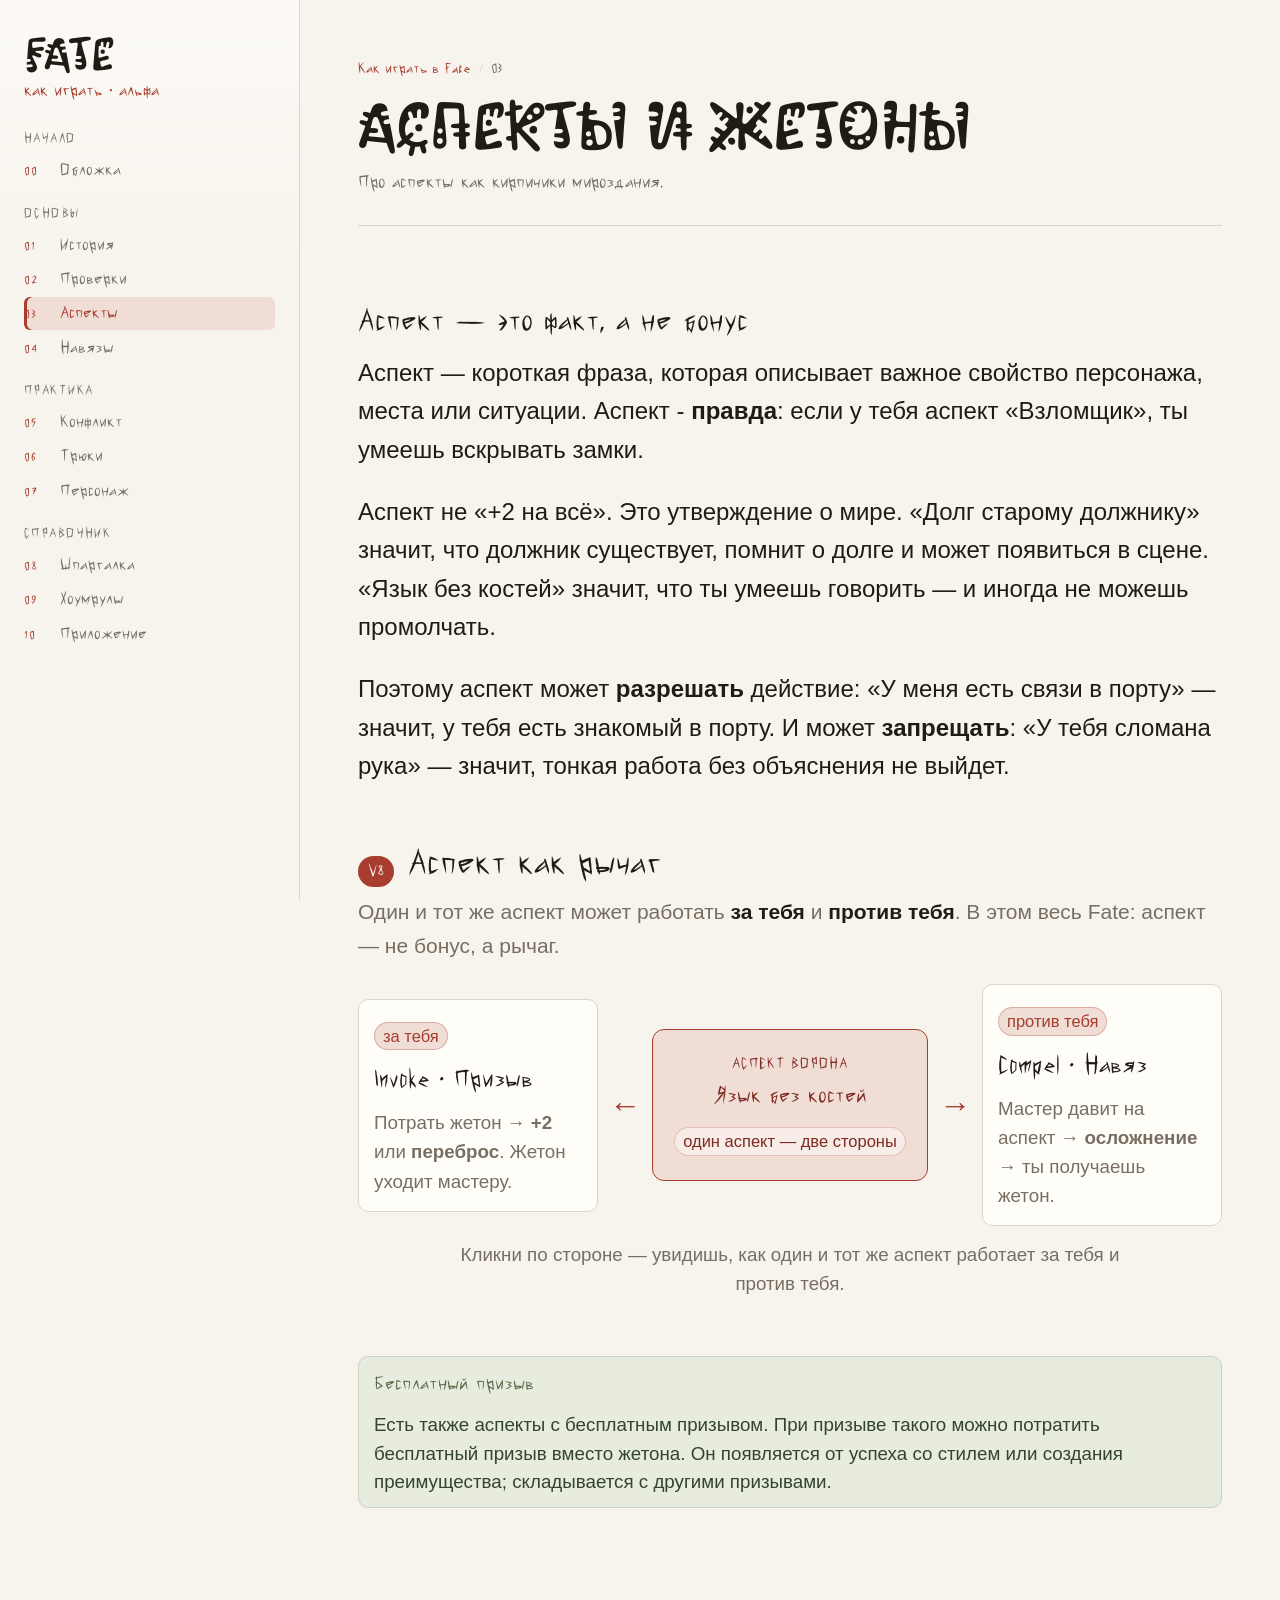
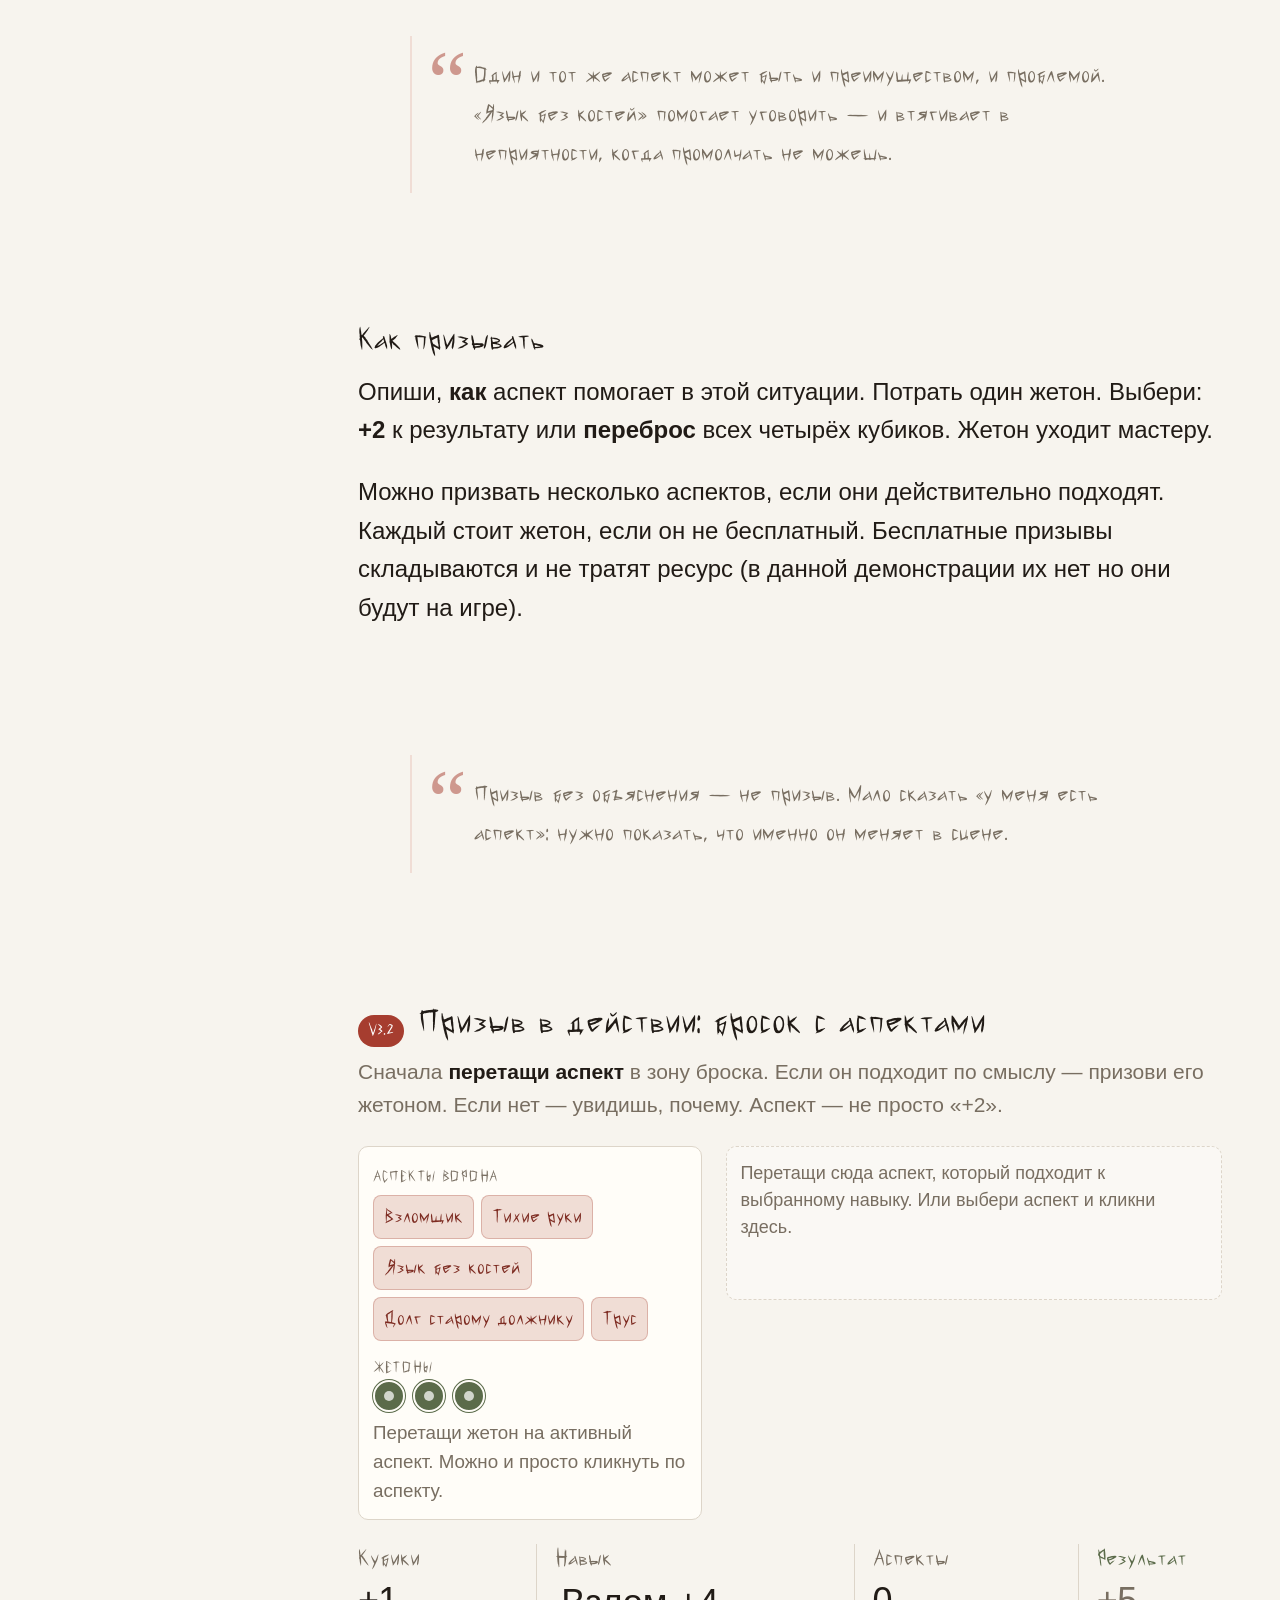
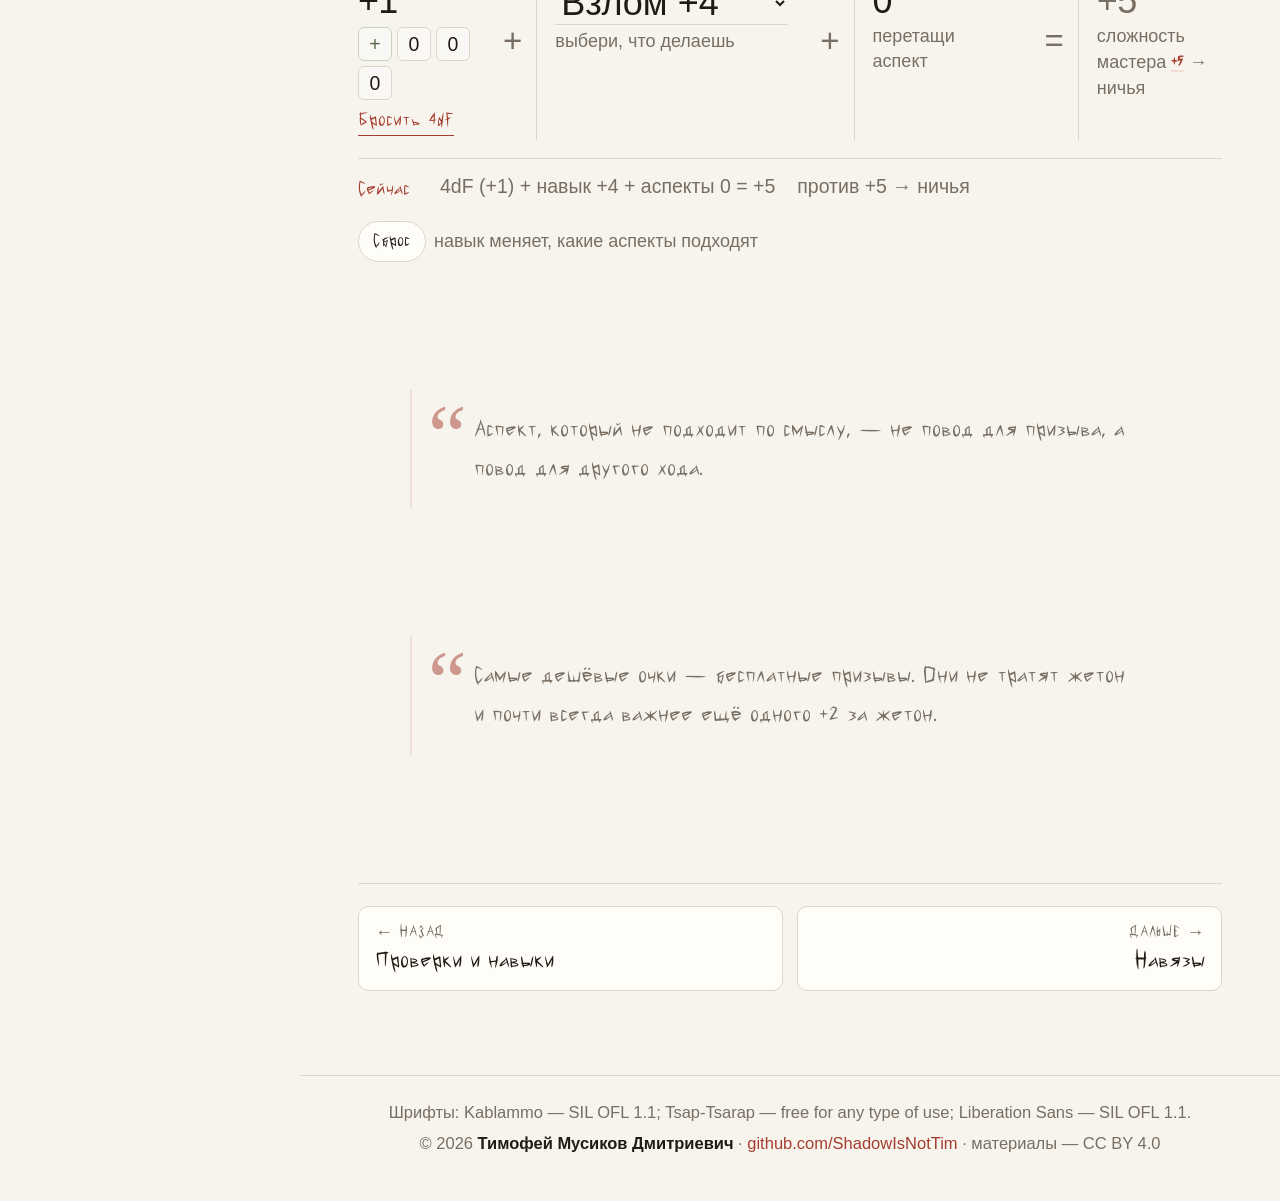
<file: pages/04-aspects.html>
<!doctype html>
<html lang="ru">
<head>
<meta charset="utf-8">
<meta name="viewport" content="width=device-width, initial-scale=1">
<title>Аспекты и жетоны — Как играть в Fate</title>
<link rel="stylesheet" href="../assets/css/base.css">
<link rel="stylesheet" href="../assets/css/layout.css">
<link rel="stylesheet" href="../assets/css/diagrams.css">
<link rel="stylesheet" href="./04-aspects.css">
<script src="../assets/js/nav-data.js" defer></script>
<script src="../assets/js/site.js" defer></script>
<script src="./04-aspects.js" defer></script>
</head>
<body data-root="../" data-page="aspects">
<a class="skip-link" href="#content">К содержанию</a>

<div class="site-shell">
  <aside class="site-sidebar" id="site-sidebar" aria-label="Навигация по руководству"></aside>

  <main class="site-main" id="content">
    <header class="page-head">
      <p class="breadcrumb"><a href="../index.html">Как играть в Fate</a> <span class="sep">/</span> <span data-current-number>03</span></p>
      <h1 class="page-title">Аспекты и жетоны</h1>
      <p class="lead">Про аспекты как кирпичики мироздания.</p>
    </header>

    <section class="page-section" aria-labelledby="fact-title">
      <div class="section-head"><h2 id="fact-title">Аспект — это факт, а не бонус</h2></div>
      <div class="prose">
        <p>Аспект — короткая фраза, которая описывает важное свойство персонажа, места или ситуации. Аспект - <b>правда</b>: если у тебя аспект «Взломщик», ты умеешь вскрывать замки.</p>
        <p>Аспект не «+2 на всё». Это утверждение о мире. «Долг старому должнику» значит, что должник существует, помнит о долге и может появиться в сцене. «Язык без костей» значит, что ты умеешь говорить — и иногда не можешь промолчать.</p>
        <p>Поэтому аспект может <b>разрешать</b> действие: «У меня есть связи в порту» — значит, у тебя есть знакомый в порту. И может <b>запрещать</b>: «У тебя сломана рука» — значит, тонкая работа без объяснения не выйдет.</p>
      </div>
    </section>

    <section class="diagram" id="v8">
      <div class="d-head"><span class="d-badge">V8</span><h2 class="d-title">Аспект как рычаг</h2></div>
      <p class="d-kicker">Один и тот же аспект может работать <b>за тебя</b> и <b>против тебя</b>. В этом весь Fate: аспект — не бонус, а рычаг.</p>

      <div class="lever" id="lever">
        <div class="lever-side" data-side="invoke" role="button" tabindex="0" aria-pressed="false" aria-label="Призыв: аспект за тебя">
          <span class="tag tag--accent">за тебя</span>
          <h3>Invoke · Призыв</h3>
          <p>Потрать жетон → <b>+2</b> или <b>переброс</b>. Жетон уходит мастеру.</p>
        </div>
        <div class="lever-arrow" id="lever-arrow-l" aria-hidden="true">←</div>
        <div class="lever-center">
          <div class="kicker">аспект Ворона</div>
          <div class="sticker" id="lever-sticker">Язык без костей</div>
          <span class="tag">один аспект — две стороны</span>
        </div>
        <div class="lever-arrow" id="lever-arrow-r" aria-hidden="true">→</div>
        <div class="lever-side" data-side="compel" role="button" tabindex="0" aria-pressed="false" aria-label="Навяз: аспект против тебя">
          <span class="tag tag--accent">против тебя</span>
          <h3>Compel · Навяз</h3>
          <p>Мастер давит на аспект → <b>осложнение</b> → ты получаешь жетон.</p>
        </div>
      </div>
      <p class="lever-feedback" id="lever-feedback" aria-live="polite">Кликни по стороне — увидишь, как один и тот же аспект работает за тебя и против тебя.</p>
      <p class="lever-goto" id="lever-goto"><a class="lever-link" href="05-compels.html">Всё про навязы →</a></p>

      <div class="free-invoke"><b>Бесплатный призыв</b><span>Есть также аспекты с бесплатным призывом. При призыве такого можно потратить бесплатный призыв вместо жетона. Он появляется от успеха со стилем или создания преимущества; складывается с другими призывами.</span></div>
    </section>

    <figure class="chapter-quote">
      <blockquote>Один и тот же аспект может быть и преимуществом, и проблемой. «Язык без костей» помогает уговорить — и втягивает в неприятности, когда промолчать не можешь.</blockquote>
    </figure>

    <section class="page-section" aria-labelledby="invoke-title">
      <div class="section-head"><h2 id="invoke-title">Как призывать</h2></div>
      <div class="prose">
        <p>Опиши, <b>как</b> аспект помогает в этой ситуации. Потрать один жетон. Выбери: <b>+2</b> к результату или <b>переброс</b> всех четырёх кубиков. Жетон уходит мастеру.</p>
        <p>Можно призвать несколько аспектов, если они действительно подходят. Каждый стоит жетон, если он не бесплатный. Бесплатные призывы складываются и не тратят ресурс (в данной демонстрации их нет но они будут на игре).</p>
      </div>
    </section>

    <figure class="chapter-quote">
      <blockquote>Призыв без объяснения — не призыв. Мало сказать «у меня есть аспект»: нужно показать, что именно он меняет в сцене.</blockquote>
    </figure>

    <section class="diagram" id="v3-2">
      <div class="d-head"><span class="d-badge">V3.2</span><h2 class="d-title">Призыв в действии: бросок с аспектами</h2></div>
      <p class="d-kicker">Сначала <b>перетащи аспект</b> в зону броска. Если он подходит по смыслу — призови его жетоном. Если нет — увидишь, почему. Аспект — не просто «+2».</p>

      <div class="drag-roll">
        <div class="drag-pool">
          <div class="kicker">Аспекты Ворона</div>
          <div class="aspect-cards" id="adv-aspect-cards">
            <div class="aspect-card" draggable="true" data-aspect="vzlomshchik" data-name="Взломщик" data-fits="Взлом" data-reason="Взломщик — про замки, а не про разговор.">Взломщик</div>
            <div class="aspect-card" draggable="true" data-aspect="tihie-ruki" data-name="Тихие руки" data-fits="Взлом" data-reason="Тихие руки помогают со взломом, но не с разговором.">Тихие руки</div>
            <div class="aspect-card" draggable="true" data-aspect="yazyk" data-name="Язык без костей" data-fits="Общение" data-reason="Это про разговор, а не про замок.">Язык без костей</div>
            <div class="aspect-card" draggable="true" data-aspect="dolg" data-name="Долг старому должнику" data-fits="Связи" data-reason="Долг работает через связи, а не через взлом.">Долг старому должнику</div>
            <div class="aspect-card" draggable="true" data-aspect="trus" data-name="Трус" data-fits="" data-reason="Трус — это аспект для навязя, а не для призыва. Он не даёт +2 к броску.">Трус</div>
          </div>
          <div class="kicker">Жетоны</div>
          <div class="token-pool" id="adv-token-pool" aria-label="Жетоны судьбы"></div>
          <p class="small muted" style="margin:6px 0 0">Перетащи жетон на активный аспект. Можно и просто кликнуть по аспекту.</p>
        </div>

        <div class="aspect-drop" id="adv-drop">
          <div class="drop-hint" id="adv-drop-hint">Перетащи сюда аспект, который подходит к выбранному навыку. Или выбери аспект и кликни здесь.</div>
          <div class="active-aspects" id="adv-active-aspects"></div>
          <div class="aspect-feedback" id="adv-feedback" hidden></div>
        </div>
      </div>

      <div class="formula" id="adv-calc">
        <div class="f-term">
          <div class="f-label">Кубики</div>
          <div class="f-value" id="adv-dice-total">+1</div>
          <div class="dice-row" id="adv-dice-row" aria-label="Четыре кубика"></div>
          <button class="roll" id="adv-roll" type="button">Бросить 4dF</button>
        </div>
        <div class="f-op">+</div>
        <div class="f-term">
          <div class="f-label">Навык</div>
          <div class="f-value">
            <select class="inline-select" id="adv-skill" aria-label="Навык">
              <option value="4" data-name="Взлом" selected>Взлом +4</option>
              <option value="2" data-name="Общение">Общение +2</option>
              <option value="1" data-name="Связи">Связи +1</option>
              <option value="1" data-name="Драка">Драка +1</option>
            </select>
          </div>
          <div class="f-sub">выбери, что делаешь</div>
        </div>
        <div class="f-op">+</div>
        <div class="f-term">
          <div class="f-label">Аспекты</div>
          <div class="f-value" id="adv-aspect-total">+0</div>
          <div class="f-sub" id="adv-aspect-hint">перетащи аспект</div>
        </div>
        <div class="f-op">=</div>
        <div class="f-term f-result">
          <div class="f-label">Результат</div>
          <div class="f-value is-tie" id="adv-result-total">+5</div>
          <div class="f-sub">сложность мастера <b class="static-diff">+5</b> → <span id="adv-outcome" class="is-tie">ничья</span></div>
        </div>
      </div>

      <div class="example">
        <span class="label">Сейчас</span>
        <span id="adv-live-formula">4dF (+1) + навык +4 + аспекты +0 = +5</span>
        <span id="adv-live-outcome" class="is-tie">против +5 → ничья</span>
      </div>

      <div class="toolbar" style="margin-top:14px">
        <button class="ui-button" id="adv-reset" type="button">Сброс</button>
        <span class="muted">навык меняет, какие аспекты подходят</span>
      </div>
    </section>

    <figure class="chapter-quote">
      <blockquote>Аспект, который не подходит по смыслу, — не повод для призыва, а повод для другого хода.</blockquote>
    </figure>

    <figure class="chapter-quote">
      <blockquote>Самые дешёвые очки — бесплатные призывы. Они не тратят жетон и почти всегда важнее ещё одного +2 за жетон.</blockquote>
    </figure>

    <!-- <div class="cheat-ref"><b>На шпаргалке:</b> коррекция броска — «+2», «переброс», «free invoke», «трюк».</div> -->

    <nav class="page-pager" id="page-pager" aria-label="Страницы руководства"></nav>
  </main>
<footer class="site-footer" id="site-footer"></footer>
</div>
</body>
</html>
</file>
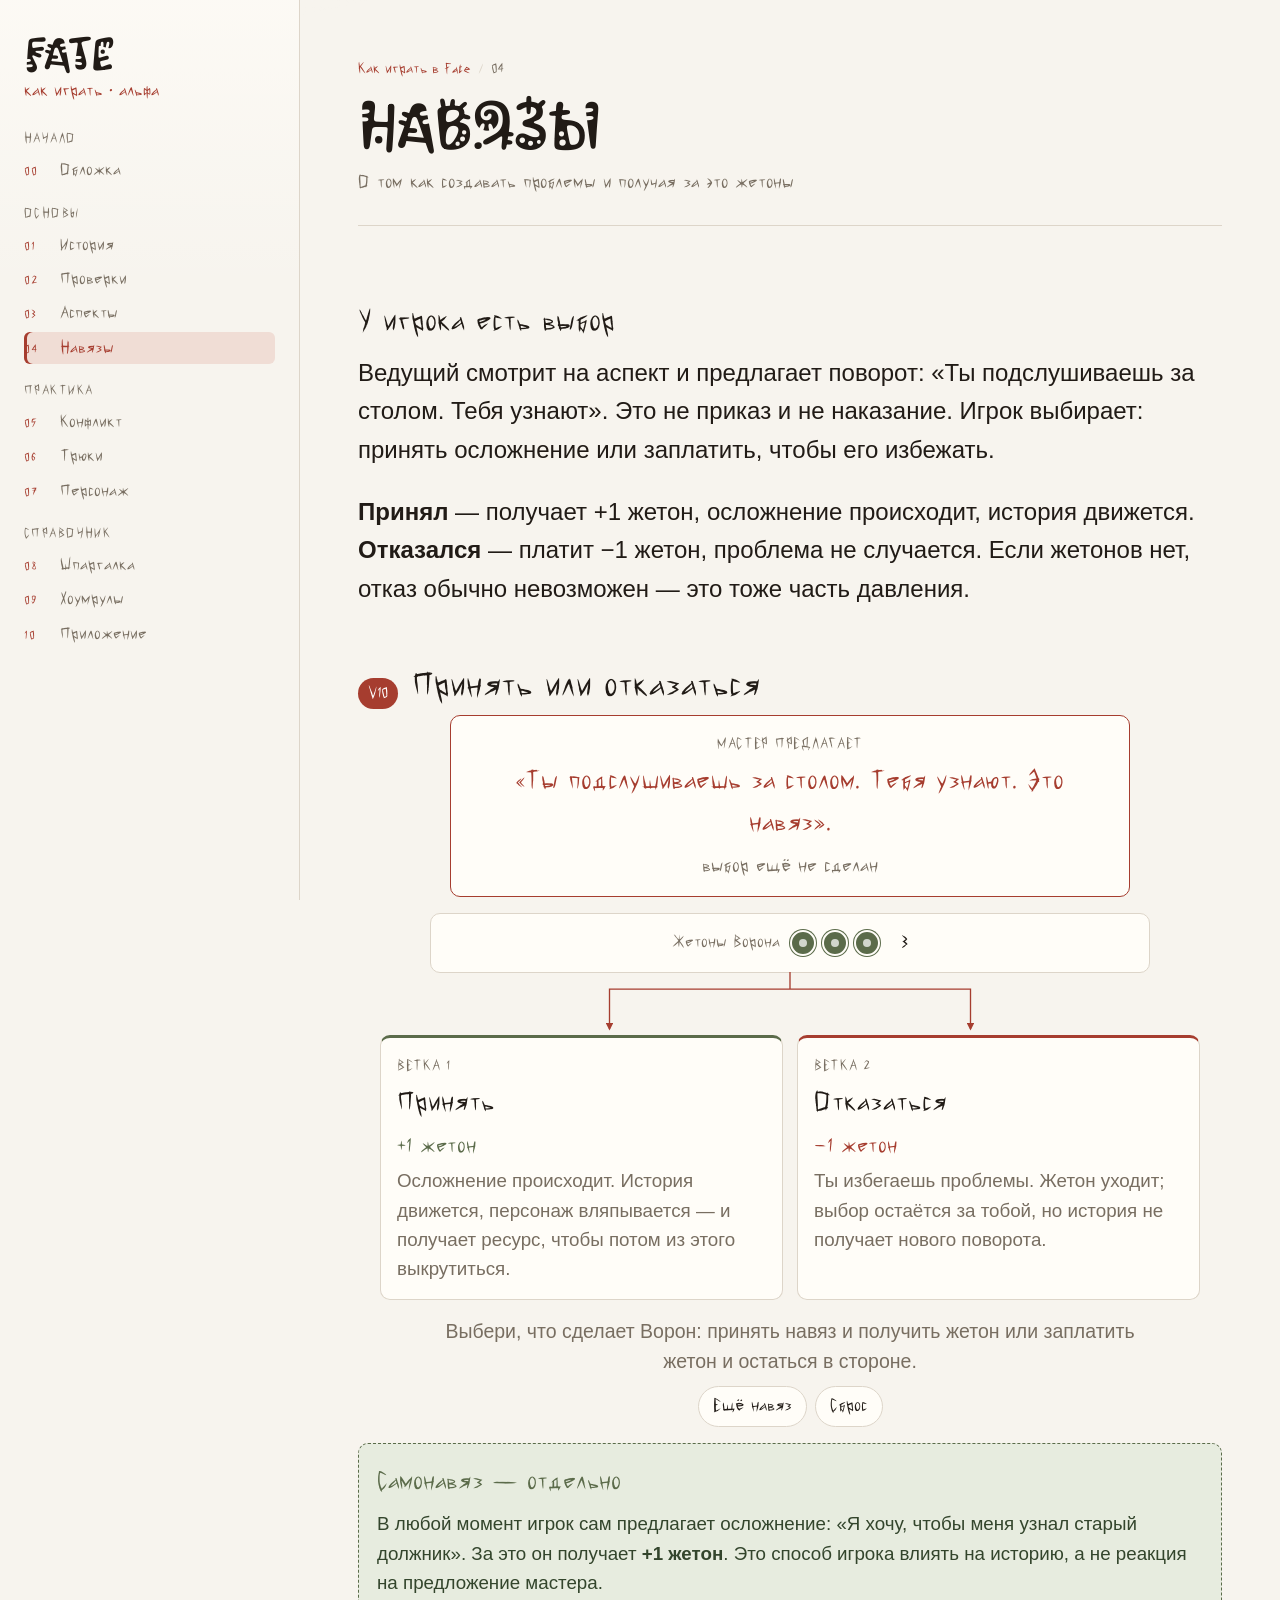
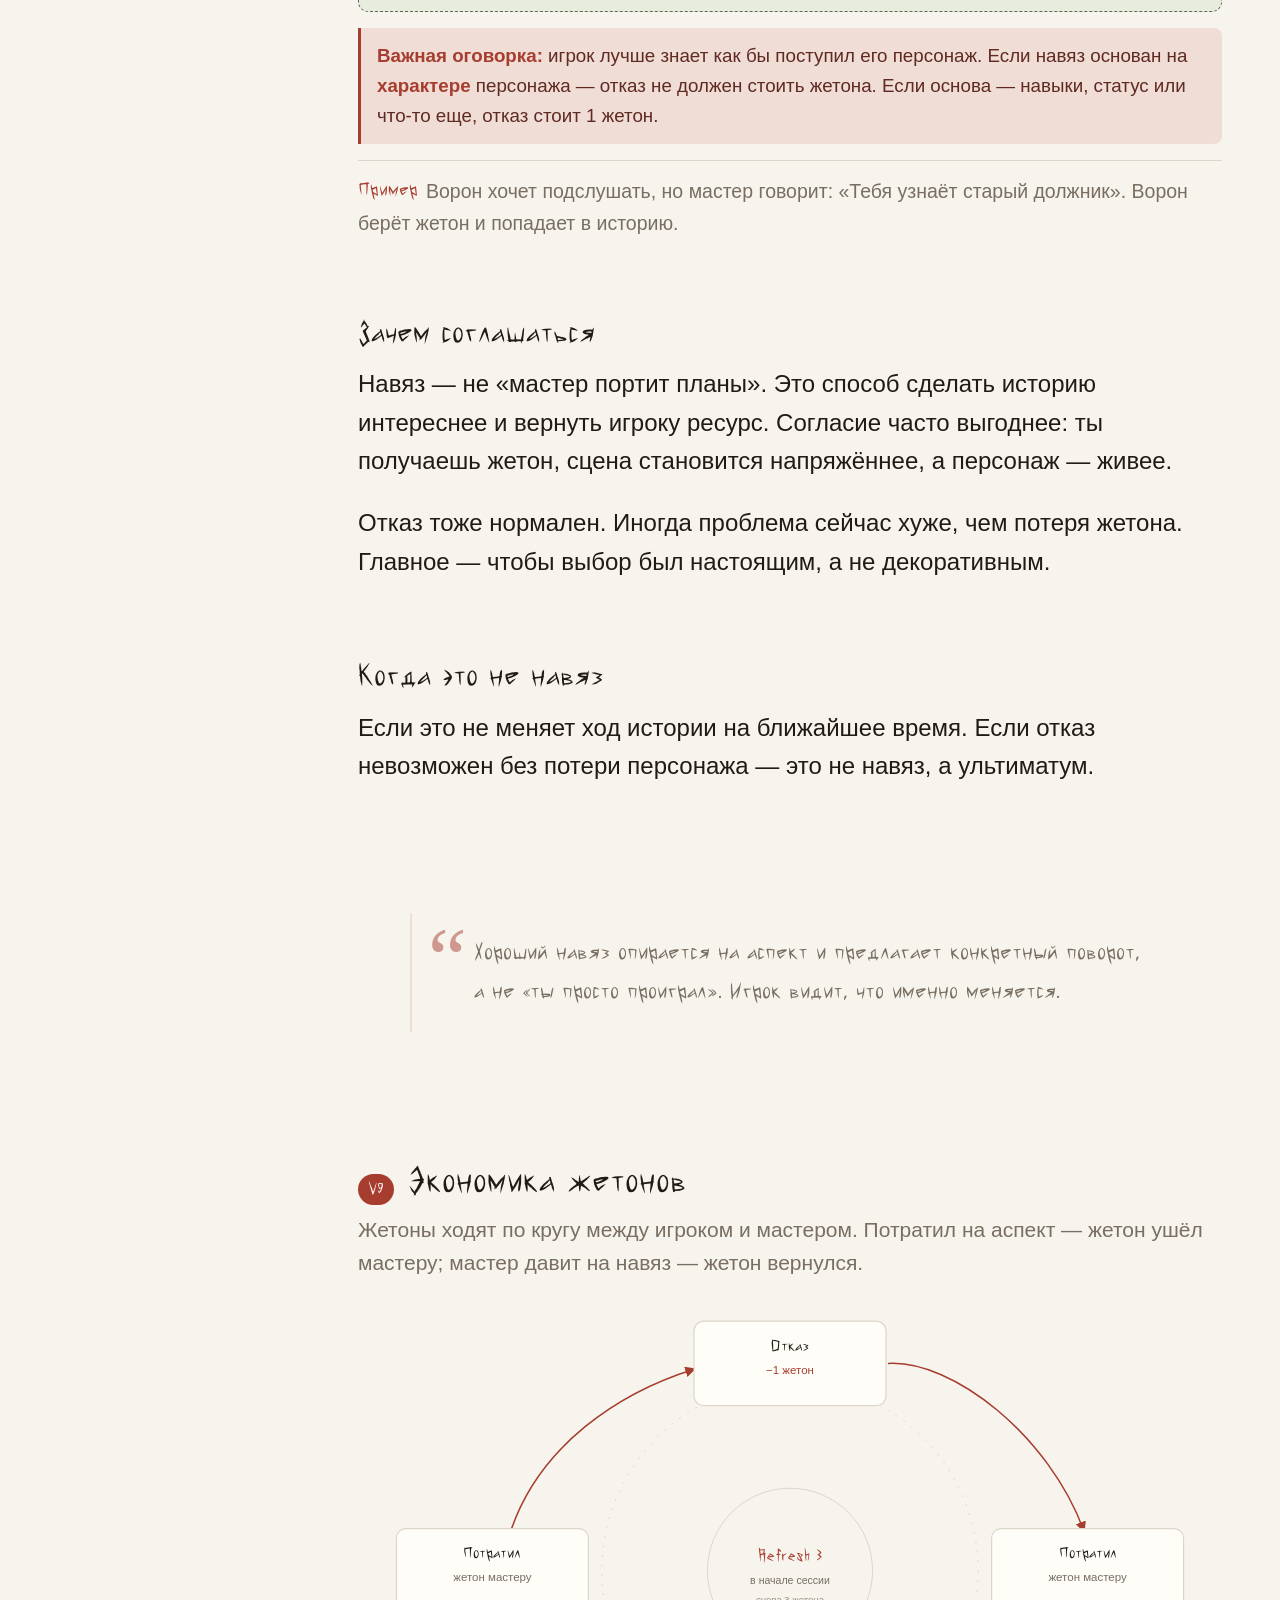
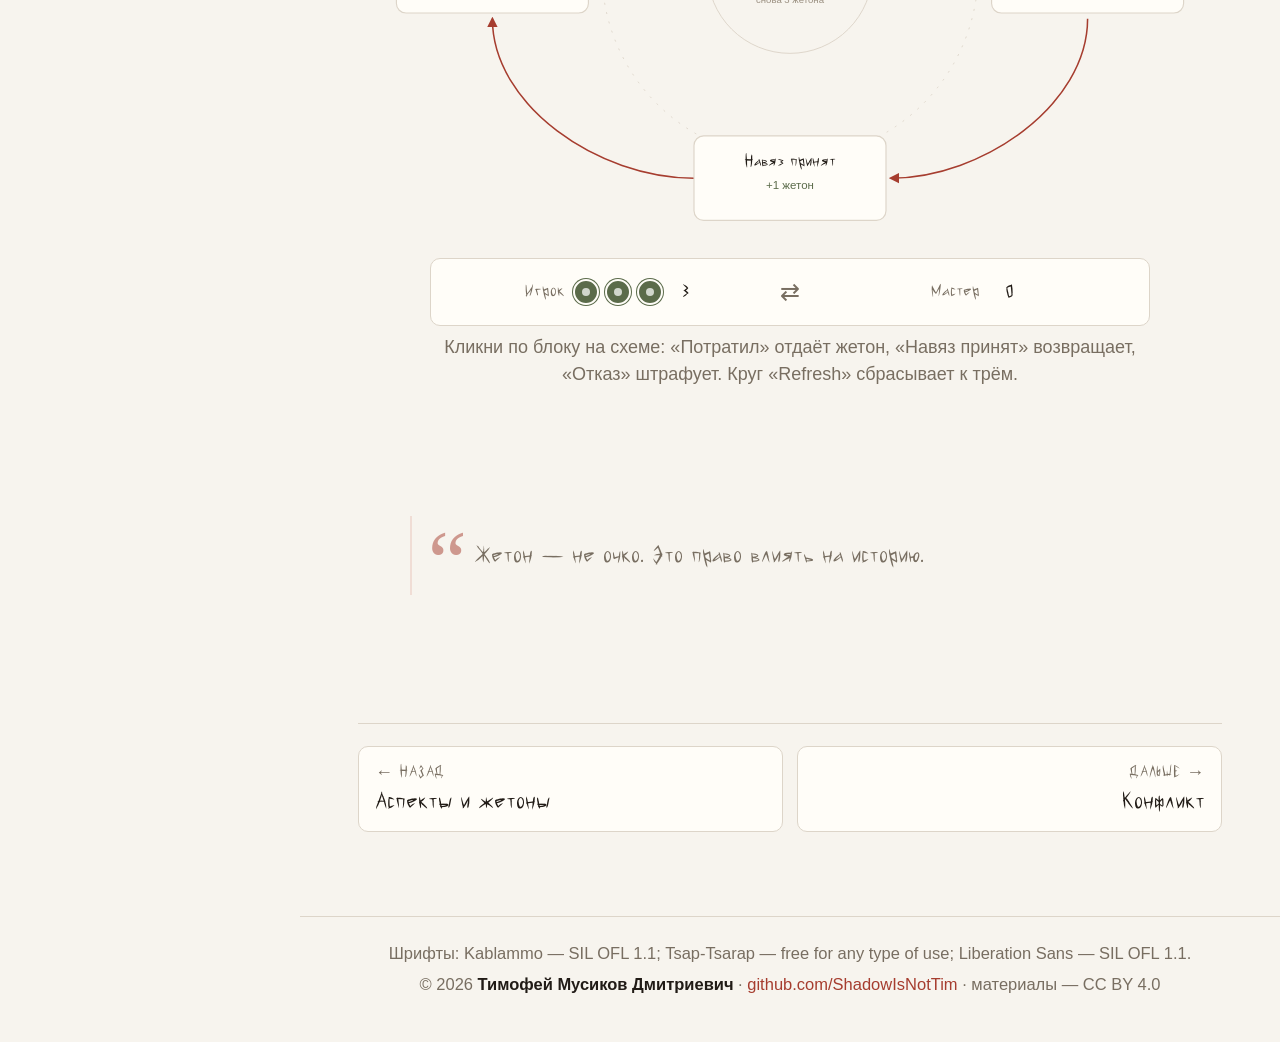
<file: pages/05-compels.html>
<!doctype html>
<html lang="ru">
<head>
<meta charset="utf-8">
<meta name="viewport" content="width=device-width, initial-scale=1">
<title>Навязы — Как играть в Fate</title>
<link rel="stylesheet" href="../assets/css/base.css">
<link rel="stylesheet" href="../assets/css/layout.css">
<link rel="stylesheet" href="../assets/css/diagrams.css">
<link rel="stylesheet" href="./05-compels.css">
<script src="../assets/js/nav-data.js" defer></script>
<script src="../assets/js/site.js" defer></script>
<script src="./05-compels.js" defer></script>
</head>
<body data-root="../" data-page="compels">
<a class="skip-link" href="#content">К содержанию</a>

<div class="site-shell">
  <aside class="site-sidebar" id="site-sidebar" aria-label="Навигация по руководству"></aside>

  <main class="site-main" id="content">
    <header class="page-head">
      <p class="breadcrumb"><a href="../index.html">Как играть в Fate</a> <span class="sep">/</span> <span data-current-number>04</span></p>
      <h1 class="page-title">Навязы</h1>
      <p class="lead">О том как создавать проблемы и получая за это жетоны</p>
    </header>

    <section class="page-section" aria-labelledby="fork-title">
      <div class="section-head"><h2 id="fork-title">У игрока есть выбор</h2></div>
      <div class="prose">
        <p>Ведущий смотрит на аспект и предлагает поворот: «Ты подслушиваешь за столом. Тебя узнают». Это не приказ и не наказание. Игрок выбирает: принять осложнение или заплатить, чтобы его избежать.</p>
        <p><b>Принял</b> — получает +1 жетон, осложнение происходит, история движется. <b>Отказался</b> — платит −1 жетон, проблема не случается. Если жетонов нет, отказ обычно невозможен — это тоже часть давления.</p>
      </div>
    </section>

    <section class="diagram" id="v10">
      <div class="d-head"><span class="d-badge">V10</span><h2 class="d-title">Принять или отказаться</h2></div>
      <!-- <p class="d-kicker">Это <b>развилка принятия и отказа</b>, а не «навяз или самонавяз». Принять — получить жетон и войти в историю; отказаться — заплатить и избежать проблемы.</p> -->

      <div class="compel-offer" id="co-offer">
        <div class="kicker">мастер предлагает</div>
        <p class="quote">«Ты подслушиваешь за столом. Тебя узнают. Это навяз».</p>
        <span class="co-offer-state" id="co-offer-state" aria-live="polite">выбор ещё не сделан</span>
      </div>

      <div class="co-tray" aria-live="polite">
        <span class="co-tray-label">Жетоны Ворона</span>
        <span class="co-tray-tokens" id="co-tokens"></span>
        <span class="co-tray-count" id="co-count">3</span>
      </div>

      <svg class="branch" viewBox="0 0 800 70" aria-hidden="true">
        <defs>
          <marker id="branch-arrow" viewBox="0 0 10 10" refX="8" refY="5" markerWidth="6" markerHeight="6" orient="auto-start-reverse">
            <path d="M0 0 L10 5 L0 10 z" fill="#a63d2f"/>
          </marker>
        </defs>
        <path d="M400 0 V18" fill="none" stroke="#a63d2f" stroke-width="1.4"/>
        <path d="M400 18 H210 V60" fill="none" stroke="#a63d2f" stroke-width="1.4" marker-end="url(#branch-arrow)"/>
        <path d="M400 18 H590 V60" fill="none" stroke="#a63d2f" stroke-width="1.4" marker-end="url(#branch-arrow)"/>
      </svg>

      <div class="branch-grid">
        <div class="compel-card compel-card--yes" id="co-accept" data-action="accept" role="button" tabindex="0" aria-pressed="false">
          <div class="kicker">ветка 1</div>
          <h3>Принять</h3>
          <div class="big">+1 жетон</div>
          <p>Осложнение происходит. История движется, персонаж вляпывается — и получает ресурс, чтобы потом из этого выкрутиться.</p>
        </div>
        <div class="compel-card compel-card--no" id="co-refuse" data-action="refuse" role="button" tabindex="0" aria-pressed="false">
          <div class="kicker">ветка 2</div>
          <h3>Отказаться</h3>
          <div class="big">−1 жетон</div>
          <p>Ты избегаешь проблемы. Жетон уходит; выбор остаётся за тобой, но история не получает нового поворота.</p>
        </div>
      </div>

      <p class="co-feedback" id="co-feedback" aria-live="polite">Выбери, что сделает Ворон: принять навяз и получить жетон или заплатить жетон и остаться в стороне.</p>

      <div class="toolbar co-toolbar" style="margin-top:10px">
        <button class="ui-button" id="co-next" type="button">Ещё навяз</button>
        <button class="ui-button" id="co-reset" type="button">Сброс</button>
      </div>

      <div class="self-compel">
        <h3>Самонавяз — отдельно</h3>
        <p>В любой момент игрок сам предлагает осложнение: «Я хочу, чтобы меня узнал старый должник». За это он получает <b>+1 жетон</b>. Это способ игрока влиять на историю, а не реакция на предложение мастера.</p>
      </div>

      <div class="caveat"><b>Важная оговорка:</b> игрок лучше знает как бы поступил его персонаж. Если навяз основан на <b>характере</b> персонажа — отказ не должен стоить жетона. Если основа — навыки, статус или что-то еще, отказ стоит 1 жетон.</div>

      <p class="example-line"><span class="label">Пример</span>Ворон хочет подслушать, но мастер говорит: «Тебя узнаёт старый должник». Ворон берёт жетон и попадает в историю.</p>
    </section>

    <section class="page-section" aria-labelledby="why-title">
      <div class="section-head"><h2 id="why-title">Зачем соглашаться</h2></div>
      <div class="prose">
        <p>Навяз — не «мастер портит планы». Это способ сделать историю интереснее и вернуть игроку ресурс. Согласие часто выгоднее: ты получаешь жетон, сцена становится напряжённее, а персонаж — живее.</p>
        <p>Отказ тоже нормален. Иногда проблема сейчас хуже, чем потеря жетона. Главное — чтобы выбор был настоящим, а не декоративным.</p>
      </div>
    </section>

    

    <section class="page-section" aria-labelledby="bad-title">
      <div class="section-head"><h2 id="bad-title">Когда это не навяз</h2></div>
      <div class="prose">
        <p>Если это не меняет ход истории на ближайшее время. Если отказ невозможен без потери персонажа — это не навяз, а ультиматум.</p>
        <!-- <p>В таких случаях ведущий не берёт жетон за отказ. Он либо предлагает настоящий выбор, либо признаёт: это не навяз.</p> -->
      </div>
    </section>

    <figure class="chapter-quote">
      <blockquote>Хороший навяз опирается на аспект и предлагает конкретный поворот, а не «ты просто проиграл». Игрок видит, что именно меняется.</blockquote>
    </figure>

    <!-- <figure class="chapter-quote">
      <blockquote>Не дави «навязом», который не оставляет выбора: тогда жетон превращается в штраф, а не в ресурс.</blockquote>
    </figure> -->

    <section class="diagram" id="v9">
      <div class="d-head"><span class="d-badge">V9</span><h2 class="d-title">Экономика жетонов</h2></div>
      <p class="d-kicker">Жетоны ходят по кругу между игроком и мастером. Потратил на аспект — жетон ушёл мастеру; мастер давит на навяз — жетон вернулся.</p>

            <svg class="eco-svg" viewBox="0 0 900 560" role="img" aria-label="Круговорот жетонов между игроком и мастером">
        <defs>
          <marker id="fp-arrow" viewBox="0 0 10 10" refX="8" refY="5" markerWidth="7" markerHeight="7" orient="auto-start-reverse">
            <path d="M0 0 L10 5 L0 10 z" fill="#a63d2f"/>
          </marker>
        </defs>
        <circle cx="450" cy="280" r="196" fill="none" stroke="#ddd5c9" stroke-width="1" stroke-dasharray="2 8"/>
        <path d="M 760 330 C 760 420, 650 496, 555 496" fill="none" stroke="#a63d2f" stroke-width="1.6" marker-end="url(#fp-arrow)"/>
        <path d="M 350 496 C 250 496, 140 420, 140 330" fill="none" stroke="#a63d2f" stroke-width="1.6" marker-end="url(#fp-arrow)"/>
        <path d="M 160 236 C 190 150, 270 95, 350 70" fill="none" stroke="#a63d2f" stroke-width="1.6" marker-end="url(#fp-arrow)"/>
        <path d="M 552 64 C 620 60, 720 140, 756 238" fill="none" stroke="#a63d2f" stroke-width="1.6" marker-end="url(#fp-arrow)"/>

        <g class="eco-grp" data-action="spend" role="button" tabindex="0" aria-label="Потратил: жетон мастеру">
          <rect x="660" y="236" width="200" height="88" rx="10" fill="#fffdf8" stroke="#ddd5c9" stroke-width="1.2"/>
          <text x="760" y="269" text-anchor="middle" font-family="Tsap, sans-serif" font-size="20" fill="#211b16">Потратил</text>
          <text x="760" y="291" text-anchor="middle" font-family="Liberation Sans, sans-serif" font-size="12" fill="#786e61">жетон мастеру</text>
        </g>

        <g class="eco-grp" data-action="compel" role="button" tabindex="0" aria-label="Навяз принят: плюс один жетон">
          <rect x="350" y="452" width="200" height="88" rx="10" fill="#fffdf8" stroke="#ddd5c9" stroke-width="1.2"/>
          <text x="450" y="485" text-anchor="middle" font-family="Tsap, sans-serif" font-size="20" fill="#211b16">Навяз принят</text>
          <text x="450" y="507" text-anchor="middle" font-family="Liberation Sans, sans-serif" font-size="12" fill="#5b6b4a">+1 жетон</text>
        </g>

        <g class="eco-grp" data-action="spend" role="button" tabindex="0" aria-label="Потратил: жетон мастеру">
          <rect x="40" y="236" width="200" height="88" rx="10" fill="#fffdf8" stroke="#ddd5c9" stroke-width="1.2"/>
          <text x="140" y="269" text-anchor="middle" font-family="Tsap, sans-serif" font-size="20" fill="#211b16">Потратил</text>
          <text x="140" y="291" text-anchor="middle" font-family="Liberation Sans, sans-serif" font-size="12" fill="#786e61">жетон мастеру</text>
        </g>

        <g class="eco-grp" data-action="refuse" role="button" tabindex="0" aria-label="Отказ: минус один жетон">
          <rect x="350" y="20" width="200" height="88" rx="10" fill="#fffdf8" stroke="#ddd5c9" stroke-width="1.2"/>
          <text x="450" y="53" text-anchor="middle" font-family="Tsap, sans-serif" font-size="20" fill="#211b16">Отказ</text>
          <text x="450" y="75" text-anchor="middle" font-family="Liberation Sans, sans-serif" font-size="12" fill="#a63d2f">−1 жетон</text>
        </g>

        <g class="eco-grp" data-action="refresh" role="button" tabindex="0" aria-label="Refresh: снова три жетона">
          <circle cx="450" cy="280" r="86" fill="#f7f4ee" stroke="#ddd5c9" stroke-width="1"/>
          <text x="450" y="272" text-anchor="middle" font-family="Tsap, sans-serif" font-size="22" fill="#a63d2f">Refresh 3</text>
          <text x="450" y="294" text-anchor="middle" font-family="Liberation Sans, sans-serif" font-size="11" fill="#786e61">в начале сессии</text>
          <text x="450" y="314" text-anchor="middle" font-family="Liberation Sans, sans-serif" font-size="10" fill="#9a8f80">снова 3 жетона</text>
        </g>
      </svg>

      <div class="eco-counter" aria-live="polite">
        <div class="eco-tray">
          <span class="eco-tray-label">Игрок</span>
          <span class="eco-tray-tokens" id="eco-player-tokens"></span>
          <span class="eco-tray-count" id="eco-player-count">3</span>
        </div>
        <div class="eco-flow" aria-hidden="true">⇄</div>
        <div class="eco-tray">
          <span class="eco-tray-label">Мастер</span>
          <span class="eco-tray-tokens" id="eco-gm-tokens"></span>
          <span class="eco-tray-count" id="eco-gm-count">0</span>
        </div>
      </div>
      <p class="eco-feedback" id="eco-feedback" aria-live="polite">Кликни по блоку на схеме: «Потратил» отдаёт жетон, «Навяз принят» возвращает, «Отказ» штрафует. Круг «Refresh» сбрасывает к трём.</p>
    </section>

<figure class="chapter-quote">
      <blockquote>Жетон — не очко. Это право влиять на историю.</blockquote>
    </figure>

    <!-- <div class="cheat-ref"><b>На шпаргалке:</b> «отказ от навязя» и «самонавяз» — в зоне «в любое время».</div> -->

    <nav class="page-pager" id="page-pager" aria-label="Страницы руководства"></nav>
  </main>
<footer class="site-footer" id="site-footer"></footer>
</div>
</body>
</html>
</file>
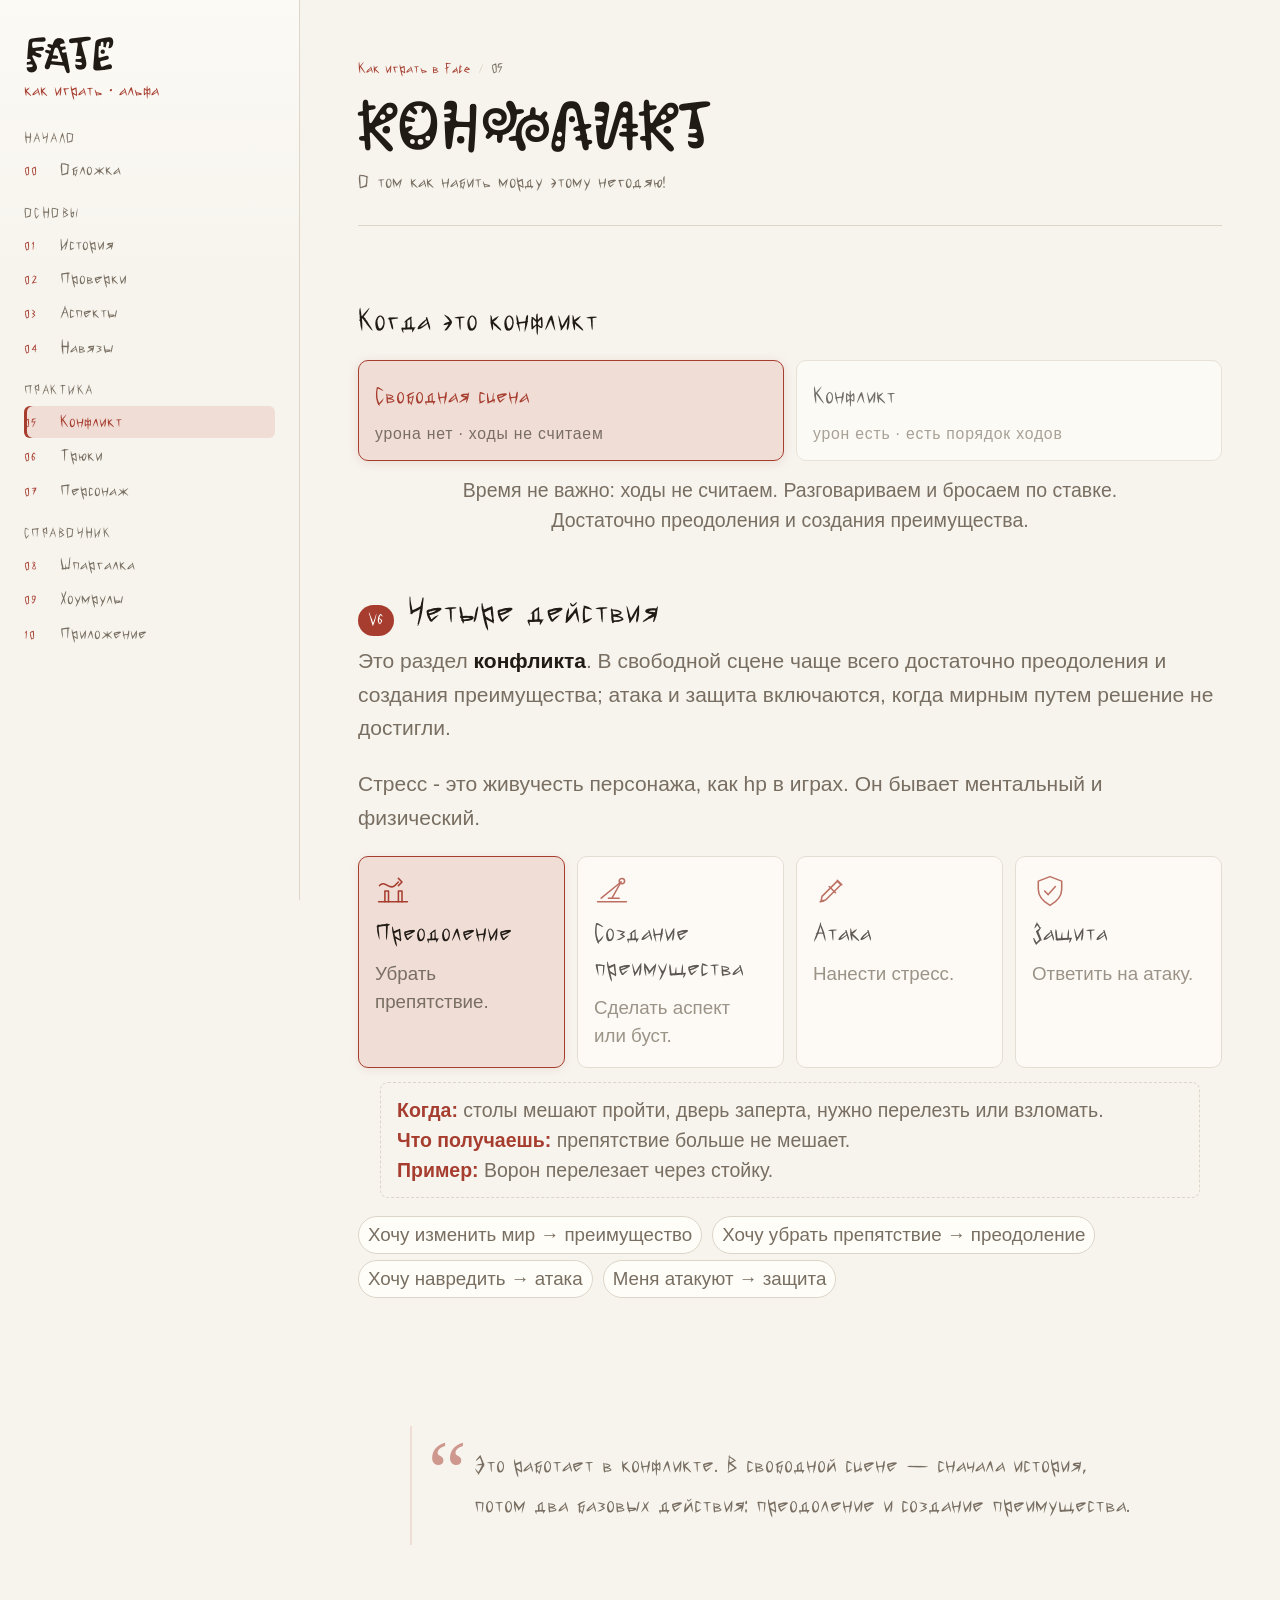
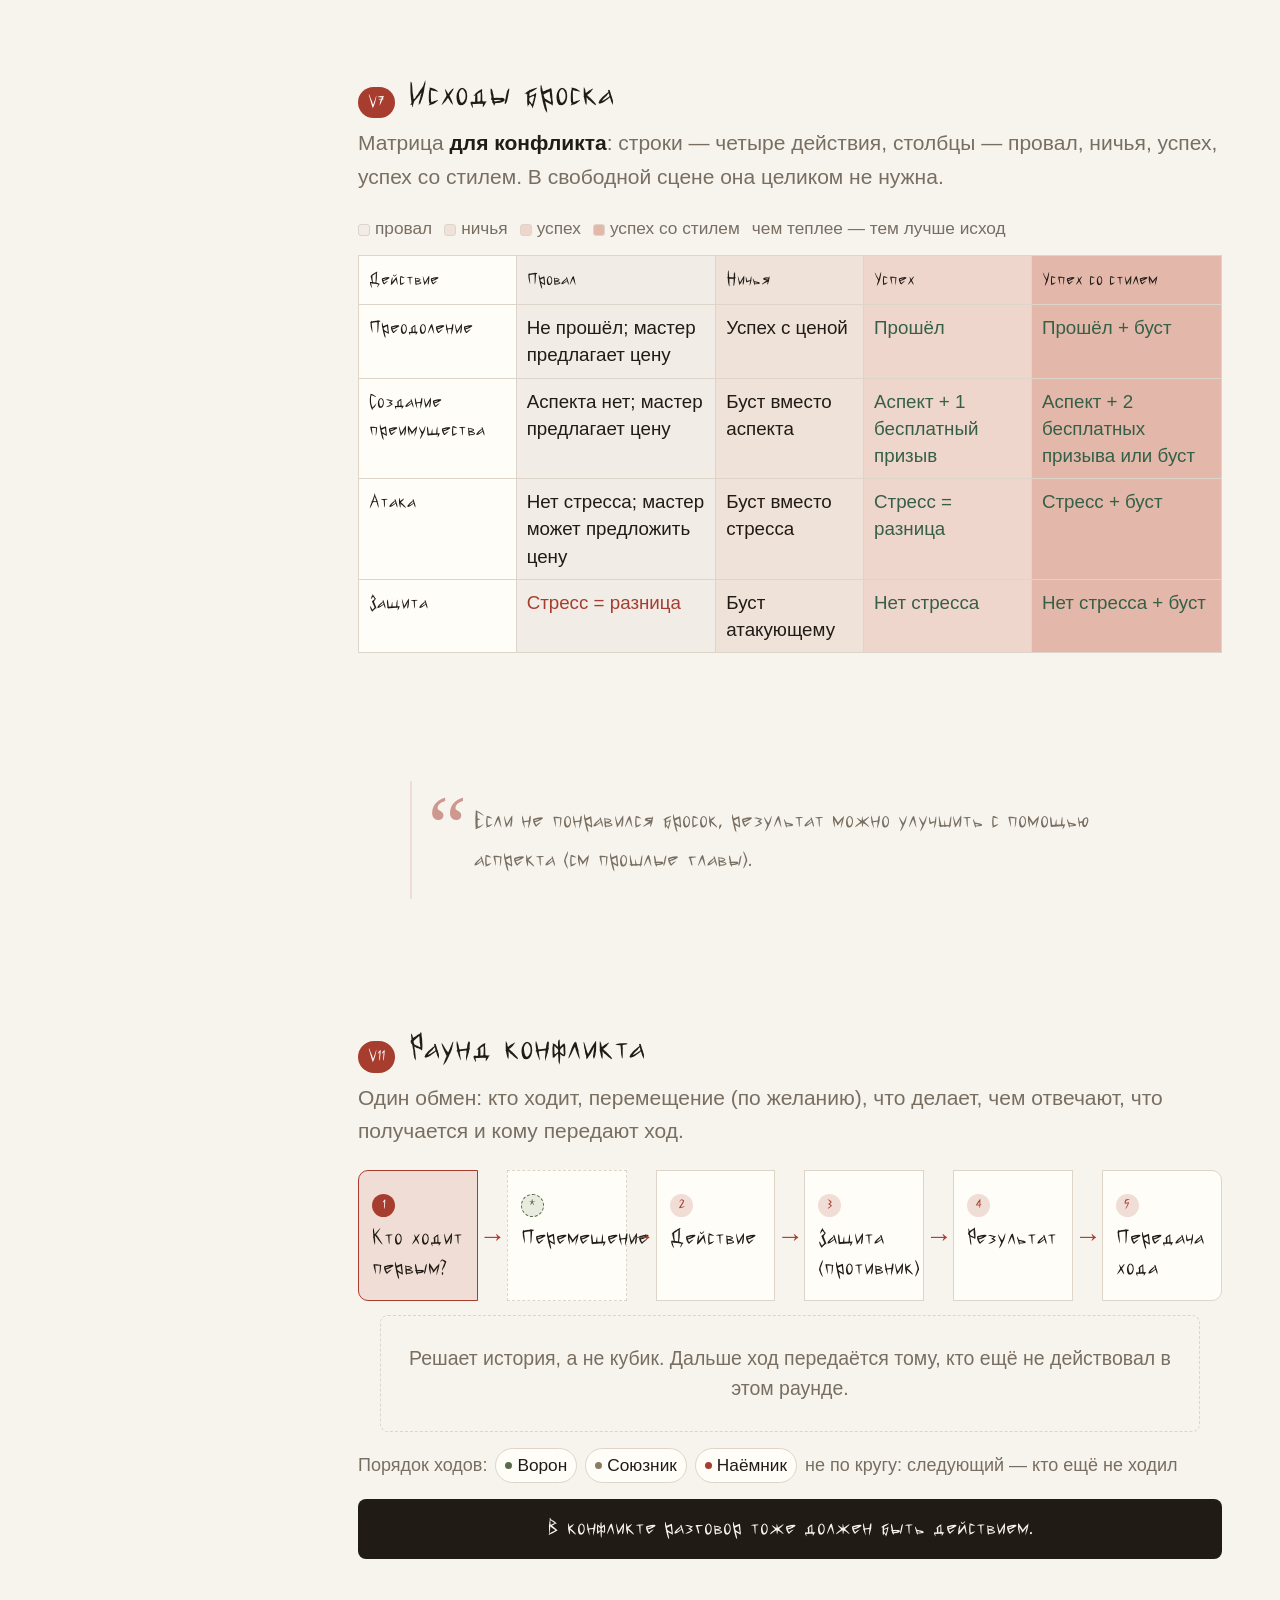
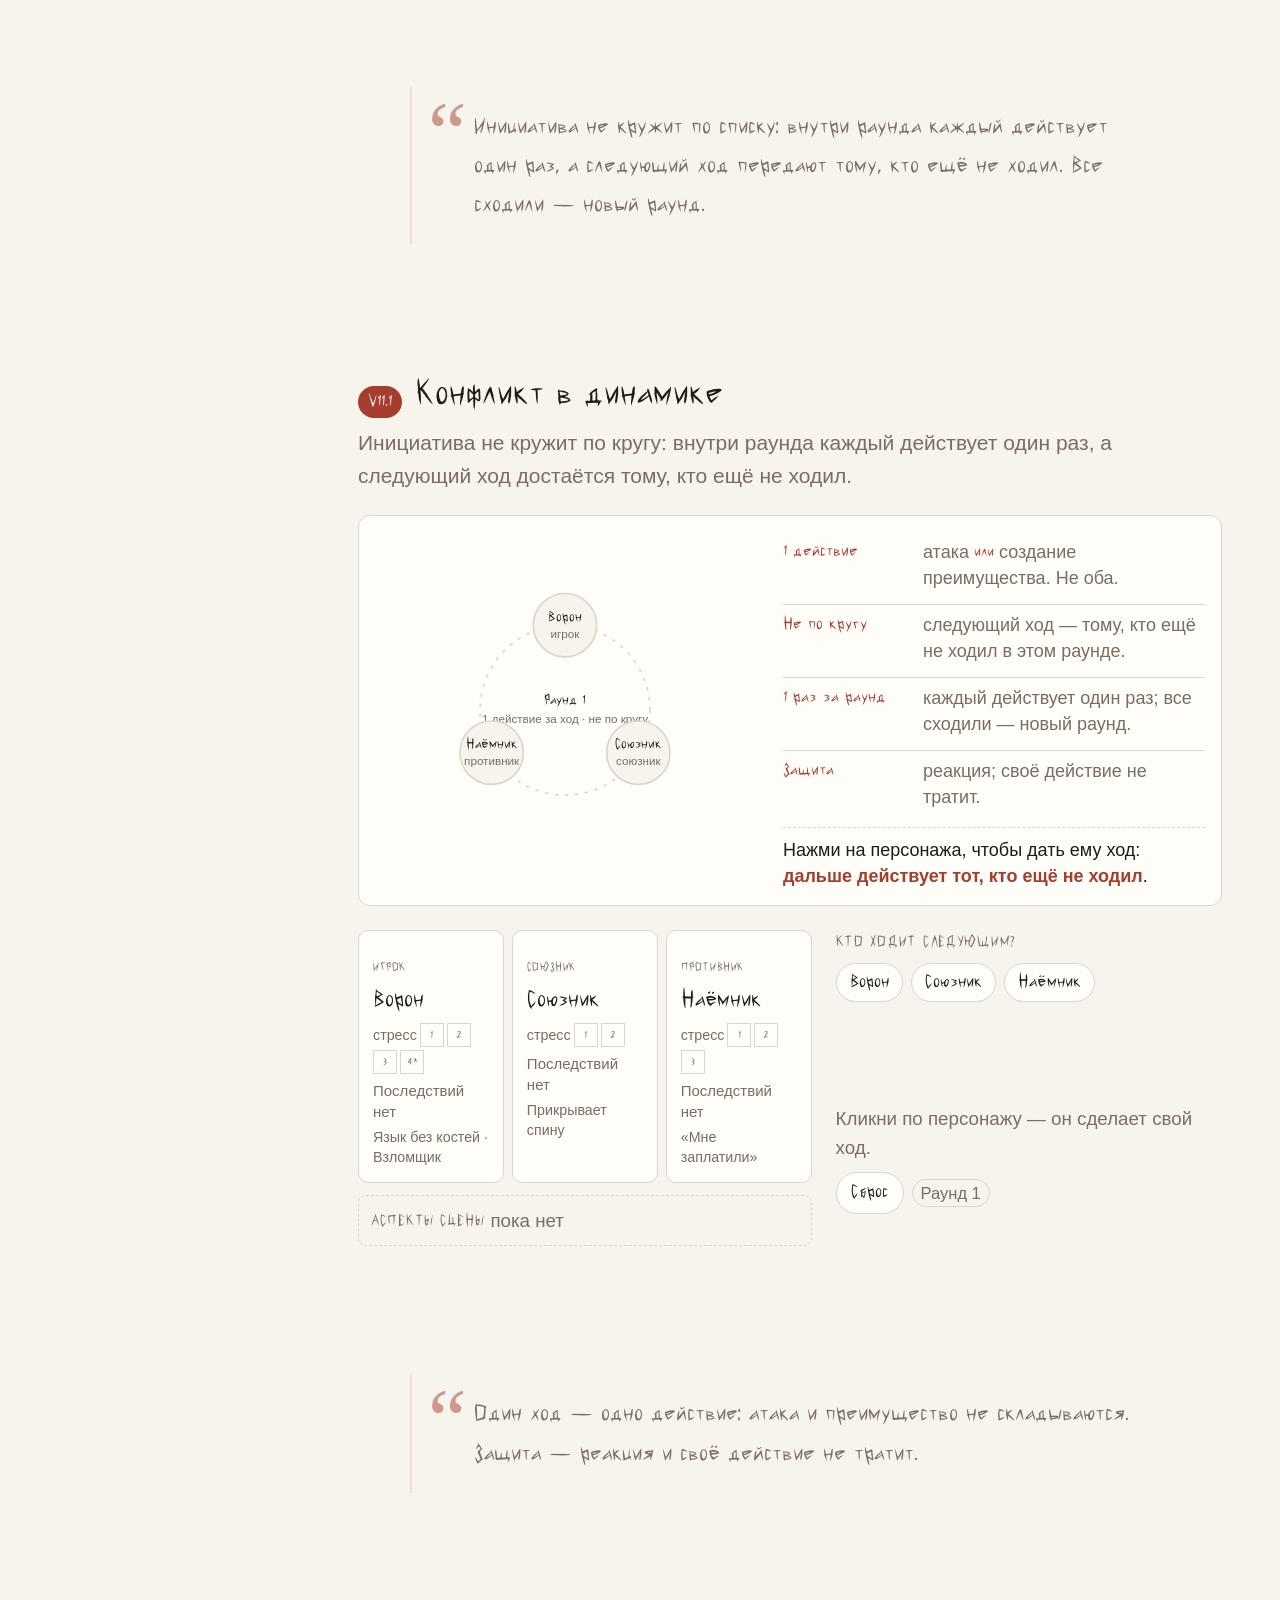
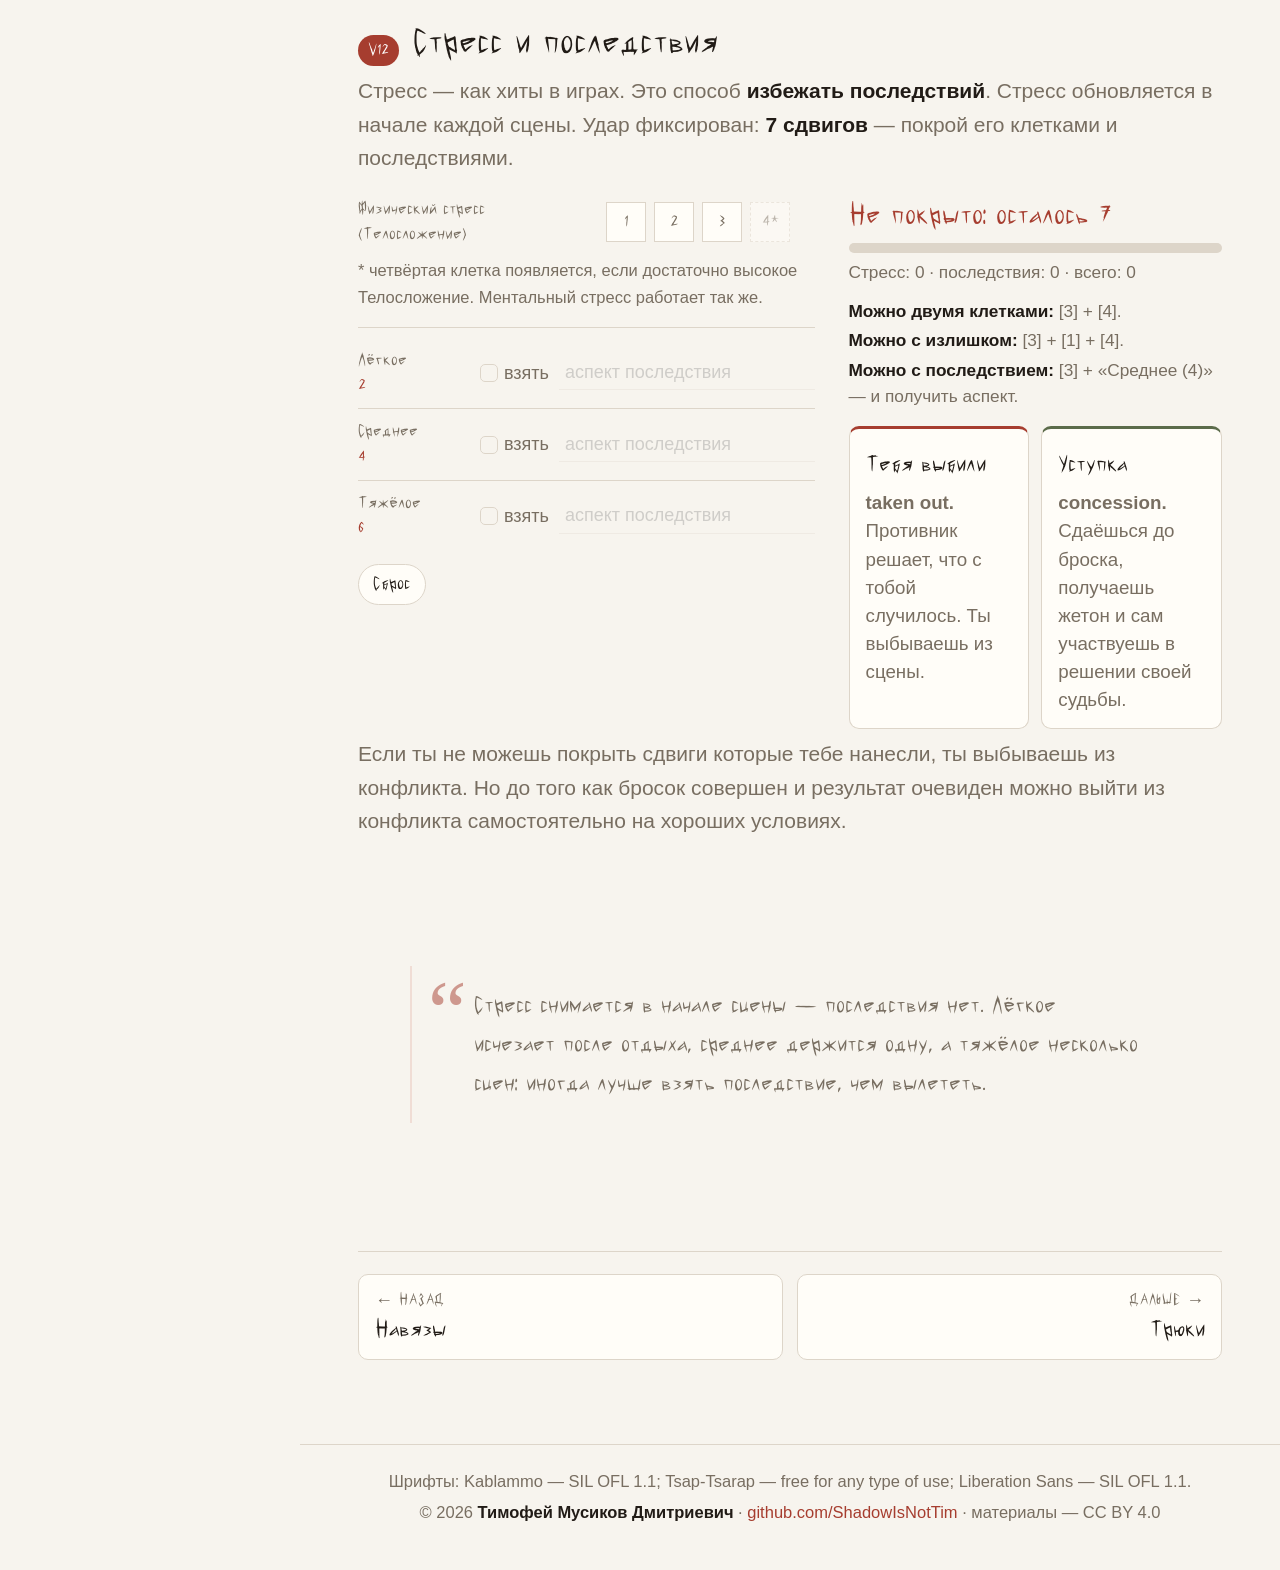
<file: pages/06-conflict.html>
<!doctype html>
<html lang="ru">
<head>
<meta charset="utf-8">
<meta name="viewport" content="width=device-width, initial-scale=1">
<title>Конфликт — Как играть в Fate</title>
<link rel="stylesheet" href="../assets/css/base.css">
<link rel="stylesheet" href="../assets/css/layout.css">
<link rel="stylesheet" href="../assets/css/diagrams.css">
<link rel="stylesheet" href="./06-conflict.css">
<script src="../assets/js/nav-data.js" defer></script>
<script src="../assets/js/site.js" defer></script>
<script src="./06-conflict.js" defer></script>
</head>
<body data-root="../" data-page="conflict">
<a class="skip-link" href="#content">К содержанию</a>

<div class="site-shell">
  <aside class="site-sidebar" id="site-sidebar" aria-label="Навигация по руководству"></aside>

  <main class="site-main" id="content">
    <header class="page-head">
      <p class="breadcrumb"><a href="../index.html">Как играть в Fate</a> <span class="sep">/</span> <span data-current-number>05</span></p>
      <h1 class="page-title">Конфликт</h1>
      <p class="lead">О том как набить морду этому негодяю!</p>
    </header>

    <section class="page-section" aria-labelledby="when-title">
      <div class="section-head"><h2 id="when-title">Когда это конфликт</h2></div>
      <div class="compare" id="scene-mode">
        <div class="compare-card" data-mode="free" role="button" tabindex="0" aria-pressed="true" aria-label="Свободная сцена">
          <h3>Свободная сцена</h3>
          <p class="compare-sub">урона нет · ходы не считаем</p>
        </div>
        <div class="compare-card" data-mode="conflict" role="button" tabindex="0" aria-pressed="false" aria-label="Конфликт">
          <h3>Конфликт</h3>
          <p class="compare-sub">урон есть · есть порядок ходов</p>
        </div>
      </div>
      <p class="mode-line" id="mode-line" aria-live="polite">Время не важно: ходы не считаем. Достаточно преодоления и создания преимущества.</p>
    </section>

    <!-- <figure class="chapter-quote">
      <blockquote>Не превращай конфликт в шахматы: порядок ходов нужен, чтобы у всех была возможность влиять на сцену, а не чтобы считать клетки.</blockquote>
    </figure> -->

    <section class="diagram" id="v6">
      <div class="d-head"><span class="d-badge">V6</span><h2 class="d-title">Четыре действия</h2></div>
      <p class="d-kicker">Это раздел <b>конфликта</b>. В свободной сцене чаще всего достаточно преодоления и создания преимущества; атака и защита включаются, когда мирным путем решение не достигли.</p>
      <p class="d-kicker">Стресс - это живучесть персонажа, как hp в играх. Он бывает ментальный и физический.</p>

      <div class="actions">
        <div class="action-card" data-action="overcome">
          <svg class="action-icon" viewBox="0 0 40 40" fill="none" stroke="currentColor" stroke-width="1.7" stroke-linecap="round" stroke-linejoin="round" aria-hidden="true"><path d="M4 32h32"/><path d="M11 32V20h4v12"/><path d="M26 32V20h4v12"/><path d="M5 14c6-7 11 6 17 0l4-4"/><path d="M26 6l4 4-4 4"/></svg>
          <h3>Преодоление</h3>
          <p>Убрать препятствие.</p>
        </div>
        <div class="action-card" data-action="advantage">
          <svg class="action-icon" viewBox="0 0 40 40" fill="none" stroke="currentColor" stroke-width="1.7" stroke-linecap="round" stroke-linejoin="round" aria-hidden="true"><path d="M4 32h32"/><path d="M20 28L30 10"/><path d="M8 28L30 10"/><circle cx="31" cy="9" r="3"/><path d="M16 28h12"/></svg>
          <h3>Создание преимущества</h3>
          <p>Сделать аспект или буст.</p>
        </div>
        <div class="action-card" data-action="attack">
          <svg class="action-icon" viewBox="0 0 40 40" fill="none" stroke="currentColor" stroke-width="1.7" stroke-linecap="round" stroke-linejoin="round" aria-hidden="true"><path d="M9 31l5-1L31 13l-4-4L10 26z"/><path d="M18 15l7 7"/><path d="M8 32l4-1"/><path d="M27 8l5 5"/></svg>
          <h3>Атака</h3>
          <p>Нанести стресс.</p>
        </div>
        <div class="action-card" data-action="defend">
          <svg class="action-icon" viewBox="0 0 40 40" fill="none" stroke="currentColor" stroke-width="1.7" stroke-linecap="round" stroke-linejoin="round" aria-hidden="true"><path d="M20 4l13 5v9c0 8-6 14-13 18-7-4-13-10-13-18V9z"/><path d="M14 20l4 4 8-9"/></svg>
          <h3>Защита</h3>
          <p>Ответить на атаку.</p>
        </div>
      </div>

      <p class="action-detail" id="action-detail" aria-live="polite">Кликни по действию — увидишь, когда его использовать и что оно даёт.</p>

      <div class="action-flow">
        <span>Хочу изменить мир → преимущество</span>
        <span>Хочу убрать препятствие → преодоление</span>
        <span>Хочу навредить → атака</span>
        <span>Меня атакуют → защита</span>
      </div>
    </section>

    <figure class="chapter-quote">
      <blockquote>Это работает в конфликте. В свободной сцене — сначала история, потом два базовых действия: преодоление и создание преимущества.</blockquote>
    </figure>

    <section class="diagram" id="v7">
      <div class="d-head"><span class="d-badge">V7</span><h2 class="d-title">Исходы броска</h2></div>
      <p class="d-kicker">Матрица <b>для конфликта</b>: строки — четыре действия, столбцы — провал, ничья, успех, успех со стилем. В свободной сцене она целиком не нужна.</p>

      <div class="legend-dots">
        <span><i style="background:#f1ece5"></i>провал</span>
        <span><i style="background:#eee2d9"></i>ничья</span>
        <span><i style="background:#efd6cc"></i>успех</span>
        <span><i style="background:#e3b8aa"></i>успех со стилем</span>
        <span class="muted">чем теплее — тем лучше исход</span>
      </div>

      <div class="table-wrap">
        <table class="matrix">
          <thead>
            <tr><th>Действие</th><th>Провал</th><th>Ничья</th><th>Успех</th><th>Успех со стилем</th></tr>
          </thead>
          <tbody>
            <tr>
              <td>Преодоление</td>
              <td>Не прошёл; мастер предлагает цену</td>
              <td>Успех с ценой</td>
              <td class="ok">Прошёл</td>
              <td class="ok">Прошёл + буст</td>
            </tr>
            <tr>
              <td>Создание преимущества</td>
              <td>Аспекта нет; мастер предлагает цену</td>
              <td>Буст вместо аспекта</td>
              <td class="ok">Аспект + 1 бесплатный призыв</td>
              <td class="ok">Аспект + 2 бесплатных призыва или буст</td>
            </tr>
            <tr>
              <td>Атака</td>
              <td>Нет стресса; мастер может предложить цену</td>
              <td>Буст вместо стресса</td>
              <td class="ok">Стресс = разница</td>
              <td class="ok">Стресс + буст</td>
            </tr>
            <tr>
              <td>Защита</td>
              <td class="bad">Стресс = разница</td>
              <td>Буст атакующему</td>
              <td class="ok">Нет стресса</td>
              <td class="ok">Нет стресса + буст</td>
            </tr>
          </tbody>
        </table>
      </div>
    </section>

    <figure class="chapter-quote">
      <blockquote>Если не понравился бросок, результат можно улучшить с помощью аспректа (см прошлые главы).</blockquote>
    </figure>

    <section class="diagram" id="v11">
      <div class="d-head"><span class="d-badge">V11</span><h2 class="d-title">Раунд конфликта</h2></div>
      <p class="d-kicker">Один обмен: кто ходит, перемещение <span class="muted">(по желанию)</span>, что делает, чем отвечают, что получается и кому передают ход.</p>

      <div class="timeline" id="round-steps">
        <div class="tl-step" data-step="1" role="button" tabindex="0" aria-label="Шаг 1"><span class="tl-num">1</span><h3>Кто ходит первым?</h3></div>
        <div class="tl-arrow" aria-hidden="true">→</div>
        <div class="tl-step tl-step--bonus" data-step="2a" role="button" tabindex="0" aria-label="Бонус: перемещение"><span class="tl-num">*</span><h3>Перемещение</h3></div>
        <div class="tl-arrow" aria-hidden="true">→</div>
        <div class="tl-step" data-step="2" role="button" tabindex="0" aria-label="Шаг 2"><span class="tl-num">2</span><h3>Действие</h3></div>
        <div class="tl-arrow" aria-hidden="true">→</div>
        <div class="tl-step" data-step="3" role="button" tabindex="0" aria-label="Шаг 3"><span class="tl-num">3</span><h3>Защита (противник)</h3></div>
        <div class="tl-arrow" aria-hidden="true">→</div>
        <div class="tl-step" data-step="4" role="button" tabindex="0" aria-label="Шаг 4"><span class="tl-num">4</span><h3>Результат</h3></div>
        <div class="tl-arrow" aria-hidden="true">→</div>
        <div class="tl-step" data-step="5" role="button" tabindex="0" aria-label="Шаг 5"><span class="tl-num">5</span><h3>Передача хода</h3></div>
      </div>
      <p class="tl-detail" id="round-detail" aria-live="polite">Нажми на шаг — увидишь, что происходит.</p>

      <div class="tokens"><span>Порядок ходов:</span><span class="token"><i></i>Ворон</span><span class="token"><i></i>Союзник</span><span class="token"><i></i>Наёмник</span><span class="muted">не по кругу: следующий — кто ещё не ходил</span></div>
      <div class="plaque">В конфликте разговор тоже должен быть действием.</div>
    </section>

    <figure class="chapter-quote">
      <blockquote>Инициатива не кружит по списку: внутри раунда каждый действует один раз, а следующий ход передают тому, кто ещё не ходил. Все сходили — новый раунд.</blockquote>
    </figure>

    <section class="diagram" id="v11-1">
      <div class="d-head"><span class="d-badge">V11.1</span><h2 class="d-title">Конфликт в динамике</h2></div>
      <p class="d-kicker">Инициатива не кружит по кругу: внутри раунда каждый действует один раз, а следующий ход достаётся тому, кто ещё не ходил.</p>

      <div class="initiative-board">
        <figure class="initiative-wheel" id="initiative-wheel">
          <svg viewBox="0 0 360 310" role="img" aria-label="Инициатива: Ворон, Союзник, Наёмник">
            <circle cx="180" cy="155" r="102" fill="none" stroke="#ddd5c9" stroke-width="2" stroke-dasharray="4 8"/>
            <text x="180" y="150" class="wheel-center" id="wheel-round">Раунд 1</text>
            <text x="180" y="171" class="wheel-sub">1 действие за ход · не по кругу</text>
            <g class="init-node" data-who="raven">
              <circle cx="180" cy="53" r="38"/>
              <text x="180" y="50" class="n-name">Ворон</text>
              <text x="180" y="68" class="n-role">игрок</text>
            </g>
            <g class="init-node" data-who="ally">
              <circle cx="268" cy="206" r="38"/>
              <text x="268" y="203" class="n-name">Союзник</text>
              <text x="268" y="221" class="n-role">союзник</text>
            </g>
            <g class="init-node" data-who="enemy">
              <circle cx="92" cy="206" r="38"/>
              <text x="92" y="203" class="n-name">Наёмник</text>
              <text x="92" y="221" class="n-role">противник</text>
            </g>
          </svg>
        </figure>
        <div class="turn-rules">
          <div class="turn-rule"><b>1 действие</b><span>атака <i>или</i> создание преимущества. Не оба.</span></div>
          <div class="turn-rule"><b>Не по кругу</b><span>следующий ход — тому, кто ещё не ходил в этом раунде.</span></div>
          <div class="turn-rule"><b>1 раз за раунд</b><span>каждый действует один раз; все сходили — новый раунд.</span></div>
          <div class="turn-rule"><b>Защита</b><span>реакция; своё действие не тратит.</span></div>
          <p class="turn-line">Нажми на персонажа, чтобы дать ему ход: <b>дальше действует тот, кто ещё не ходил</b>.</p>
        </div>
      </div>

      <div class="conflict">
        <div>
          <div class="combatants">
            <div class="combatant" data-who="raven" id="combat-raven">
              <div class="combatant-head"><span class="kicker">игрок</span><h4>Ворон</h4></div>
              <div class="stress-mini"><span>стресс</span><span class="stress-pip">1</span><span class="stress-pip">2</span><span class="stress-pip">3</span><span class="stress-pip">4*</span></div>
              <div class="conseq-mini" id="raven-conseq">Последствий нет</div>
              <div class="aspect-mini">Язык без костей · Взломщик</div>
            </div>
            <div class="combatant" data-who="ally" id="combat-ally">
              <div class="combatant-head"><span class="kicker">союзник</span><h4>Союзник</h4></div>
              <div class="stress-mini"><span>стресс</span><span class="stress-pip">1</span><span class="stress-pip">2</span></div>
              <div class="conseq-mini">Последствий нет</div>
              <div class="aspect-mini">Прикрывает спину</div>
            </div>
            <div class="combatant" data-who="enemy" id="combat-enemy">
              <div class="combatant-head"><span class="kicker">противник</span><h4>Наёмник</h4></div>
              <div class="stress-mini"><span>стресс</span><span class="stress-pip">1</span><span class="stress-pip">2</span><span class="stress-pip">3</span></div>
              <div class="conseq-mini" id="enemy-conseq">Последствий нет</div>
              <div class="aspect-mini">«Мне заплатили»</div>
            </div>
          </div>
          <div class="scene-aspects" id="conflict-aspects">
            <span class="kicker">аспекты сцены</span>
            <span class="scene-aspect" id="scene-aspect-distracted" hidden><span class="scene-aspect-name" id="scene-aspect-name">Враги отвлеклись</span> <span class="tag tag--olive">free</span></span>
            <span class="muted small" id="scene-aspect-empty">пока нет</span>
          </div>
        </div>
        <div>
          <div class="turn-picker">
            <div class="kicker" id="pick-kicker">Кто ходит следующим?</div>
            <div class="turn-chips" id="turn-chips">
              <button class="turn-chip" type="button" data-who="raven">Ворон</button>
              <button class="turn-chip" type="button" data-who="ally">Союзник</button>
              <button class="turn-chip" type="button" data-who="enemy">Наёмник</button>
            </div>
          </div>
          <div class="conflict-log" id="turn-log">
            <p class="muted small" id="turn-empty" style="margin:0">Кликни по персонажу — он сделает свой ход.</p>
          </div>
          <div class="conflict-controls">
            <button class="ui-button" id="round-next" type="button" hidden>Новый раунд</button>
            <button class="ui-button" id="conflict-reset" type="button">Сброс</button>
            <span class="tag" id="conflict-round">Раунд 1</span>
          </div>
        </div>
      </div>
    </section>

    <figure class="chapter-quote">
      <blockquote>Один ход — одно действие: атака и преимущество не складываются. Защита — реакция и своё действие не тратит.</blockquote>
    </figure>

    <section class="diagram" id="v12">
      <div class="d-head"><span class="d-badge">V12</span><h2 class="d-title">Стресс и последствия</h2></div>
      <p class="d-kicker">Стресс — как хиты в играх. Это способ <b>избежать последствий</b>. Стресс обновляется в начале каждой сцены. Удар фиксирован: <b>7 сдвигов</b> — покрой его клетками и последствиями.</p>

      <div class="stress-layout">
        <div>
          <div class="track-row"><span class="stress-label">Физический стресс <span class="muted">(Телосложение)</span></span>
            <button class="stress-box" type="button" data-value="1">1</button>
            <button class="stress-box" type="button" data-value="2">2</button>
            <button class="stress-box" type="button" data-value="3">3</button>
            <button class="stress-box is-ghost" type="button" data-value="4">4*</button>
          </div>
          <p class="stress-star">* четвёртая клетка появляется, если достаточно высокое Телосложение. Ментальный стресс работает так же.</p>
          <div class="consequences">
            <div class="cons-row"><div class="cons-label">Лёгкое <b>2</b></div><div class="cons-choice"><label><input class="cons-check" type="checkbox" data-value="2"> взять</label><input class="cons-name" type="text" placeholder="аспект последствия" disabled></div></div>
            <div class="cons-row"><div class="cons-label">Среднее <b>4</b></div><div class="cons-choice"><label><input class="cons-check" type="checkbox" data-value="4"> взять</label><input class="cons-name" type="text" placeholder="аспект последствия" disabled></div></div>
            <div class="cons-row"><div class="cons-label">Тяжёлое <b>6</b></div><div class="cons-choice"><label><input class="cons-check" type="checkbox" data-value="6"> взять</label><input class="cons-name" type="text" placeholder="аспект последствия" disabled></div></div>
          </div>
          <div class="toolbar" style="margin-top:12px"><button class="ui-button" id="stress-reset" type="button">Сброс</button></div>
        </div>
        <div>
          <div class="cover-status" id="cover-status">Не покрыто: осталось 7</div>
          <div class="cover-bar"><span id="cover-fill"></span></div>
          <p class="cover-detail" id="cover-detail">Стресс: 0 · последствия: 0 · всего: 0</p>
          <div class="hint-list">
            <div><b>Можно двумя клетками:</b> [3] + [4].</div>
            <div><b>Можно с излишком:</b> [3] + [1] + [4].</div>
            <div><b>Можно с последствием:</b> [3] + «Среднее (4)» — и получить аспект.</div>
          </div>
          <div class="fork-2">
            <div class="fork-card fork-card--bad"><h3>Тебя выбили</h3><p><b>taken out.</b> Противник решает, что с тобой случилось. Ты выбываешь из сцены.</p></div>
            <div class="fork-card fork-card--good"><h3>Уступка</h3><p><b>concession.</b> Сдаёшься до броска, получаешь жетон и сам участвуешь в решении своей судьбы.</p></div>
          </div>
        </div>
      </div>

    </section>

      <p class="d-kicker">Если ты не можешь покрыть сдвиги которые тебе нанесли, ты выбываешь из конфликта. Но до того как бросок совершен и результат очевиден можно выйти из конфликта самостоятельно на хороших условиях.</p>


    <figure class="chapter-quote">
      <blockquote>Стресс снимается в начале сцены — последствия нет. Лёгкое исчезает после отдыха, среднее держится одну, а тяжёлое несколько сцен: иногда лучше взять последствие, чем вылететь.</blockquote>
    </figure>

    <nav class="page-pager" id="page-pager" aria-label="Страницы руководства"></nav>
  </main>
<footer class="site-footer" id="site-footer"></footer>
</div>
</body>
</html>
</file>
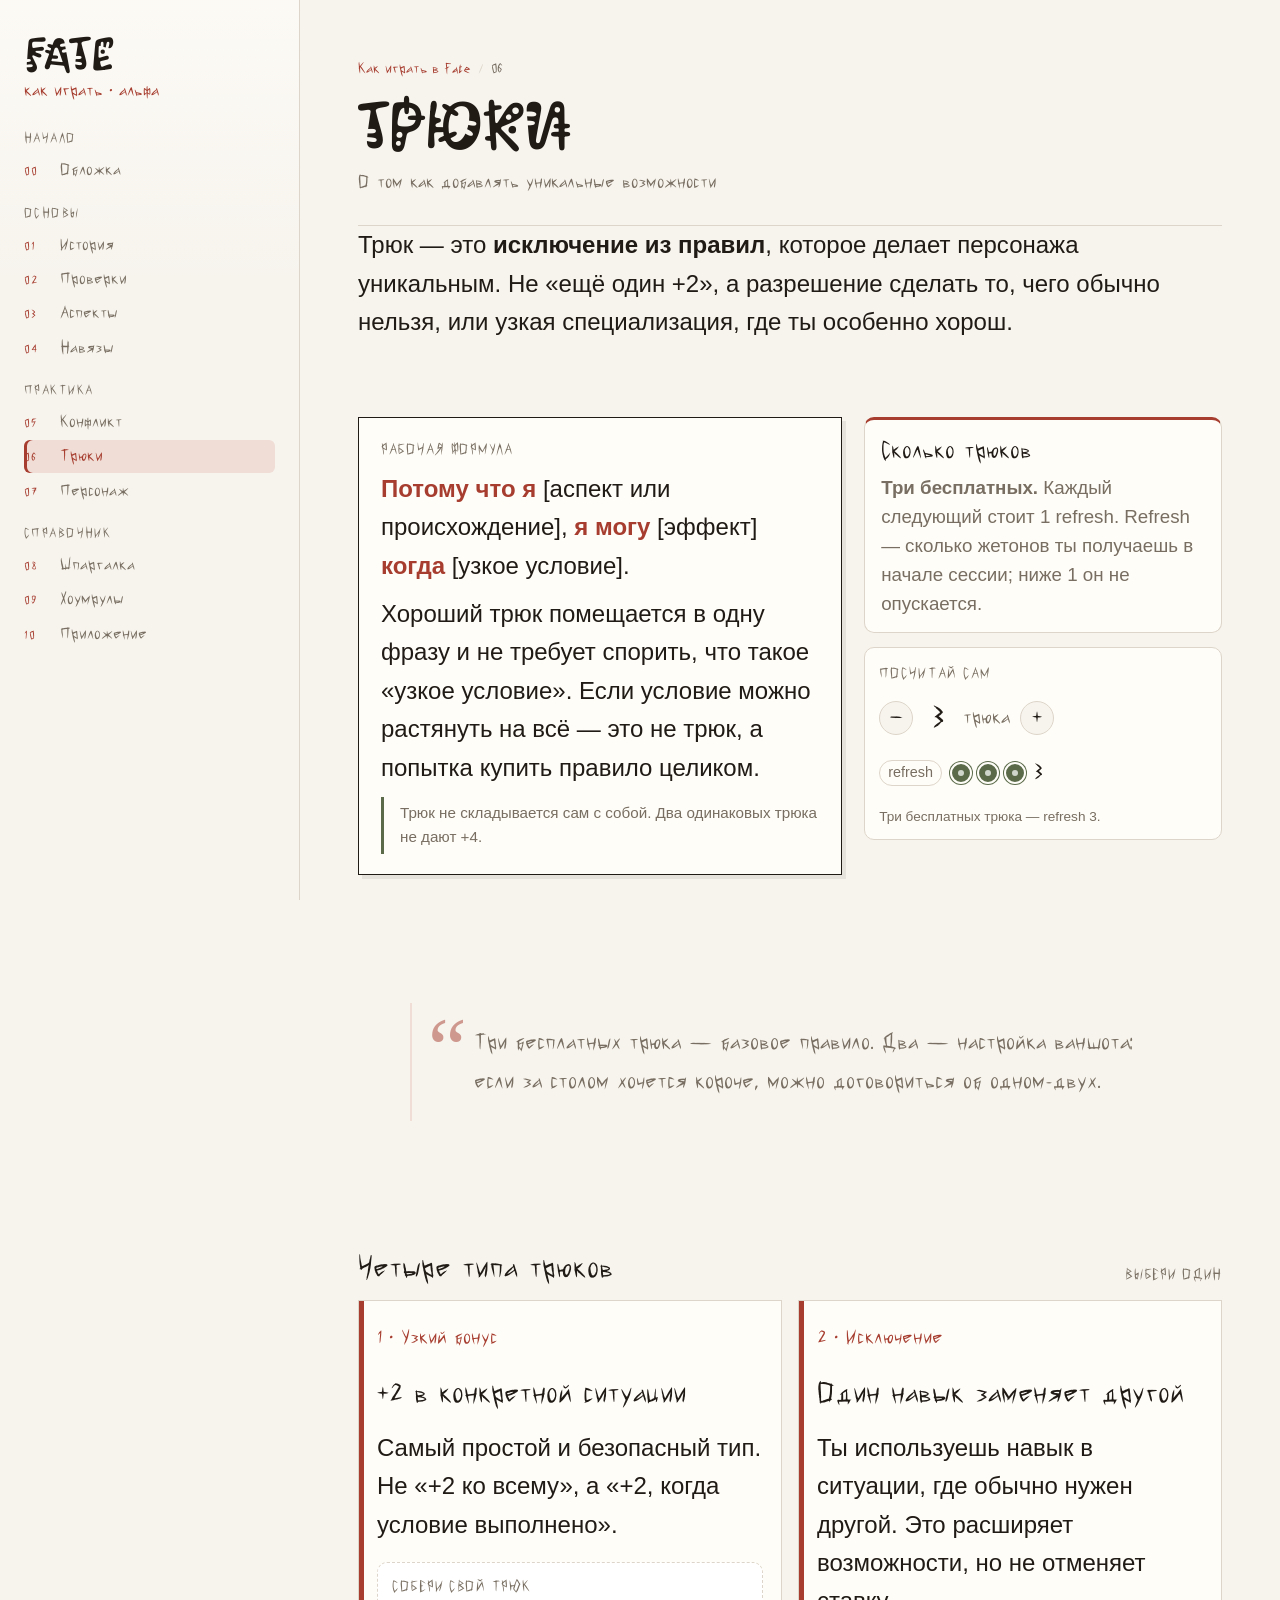
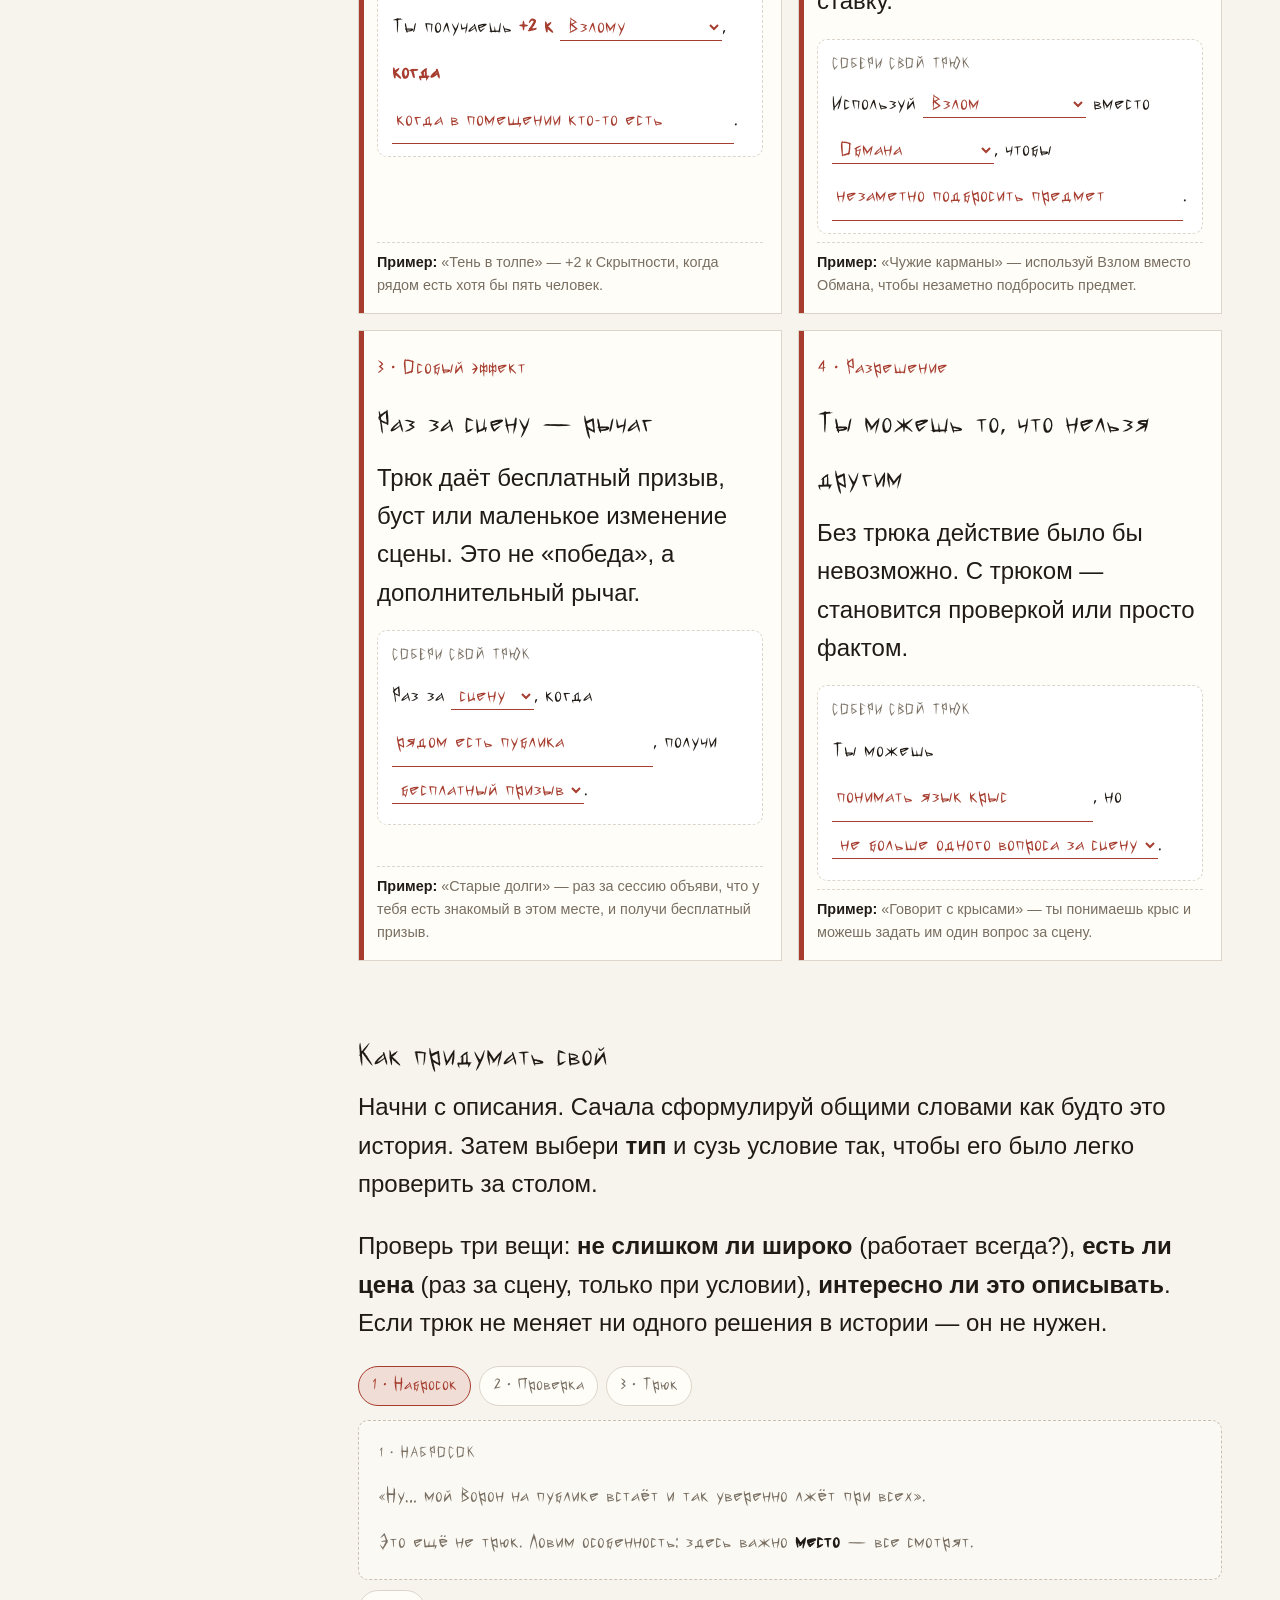
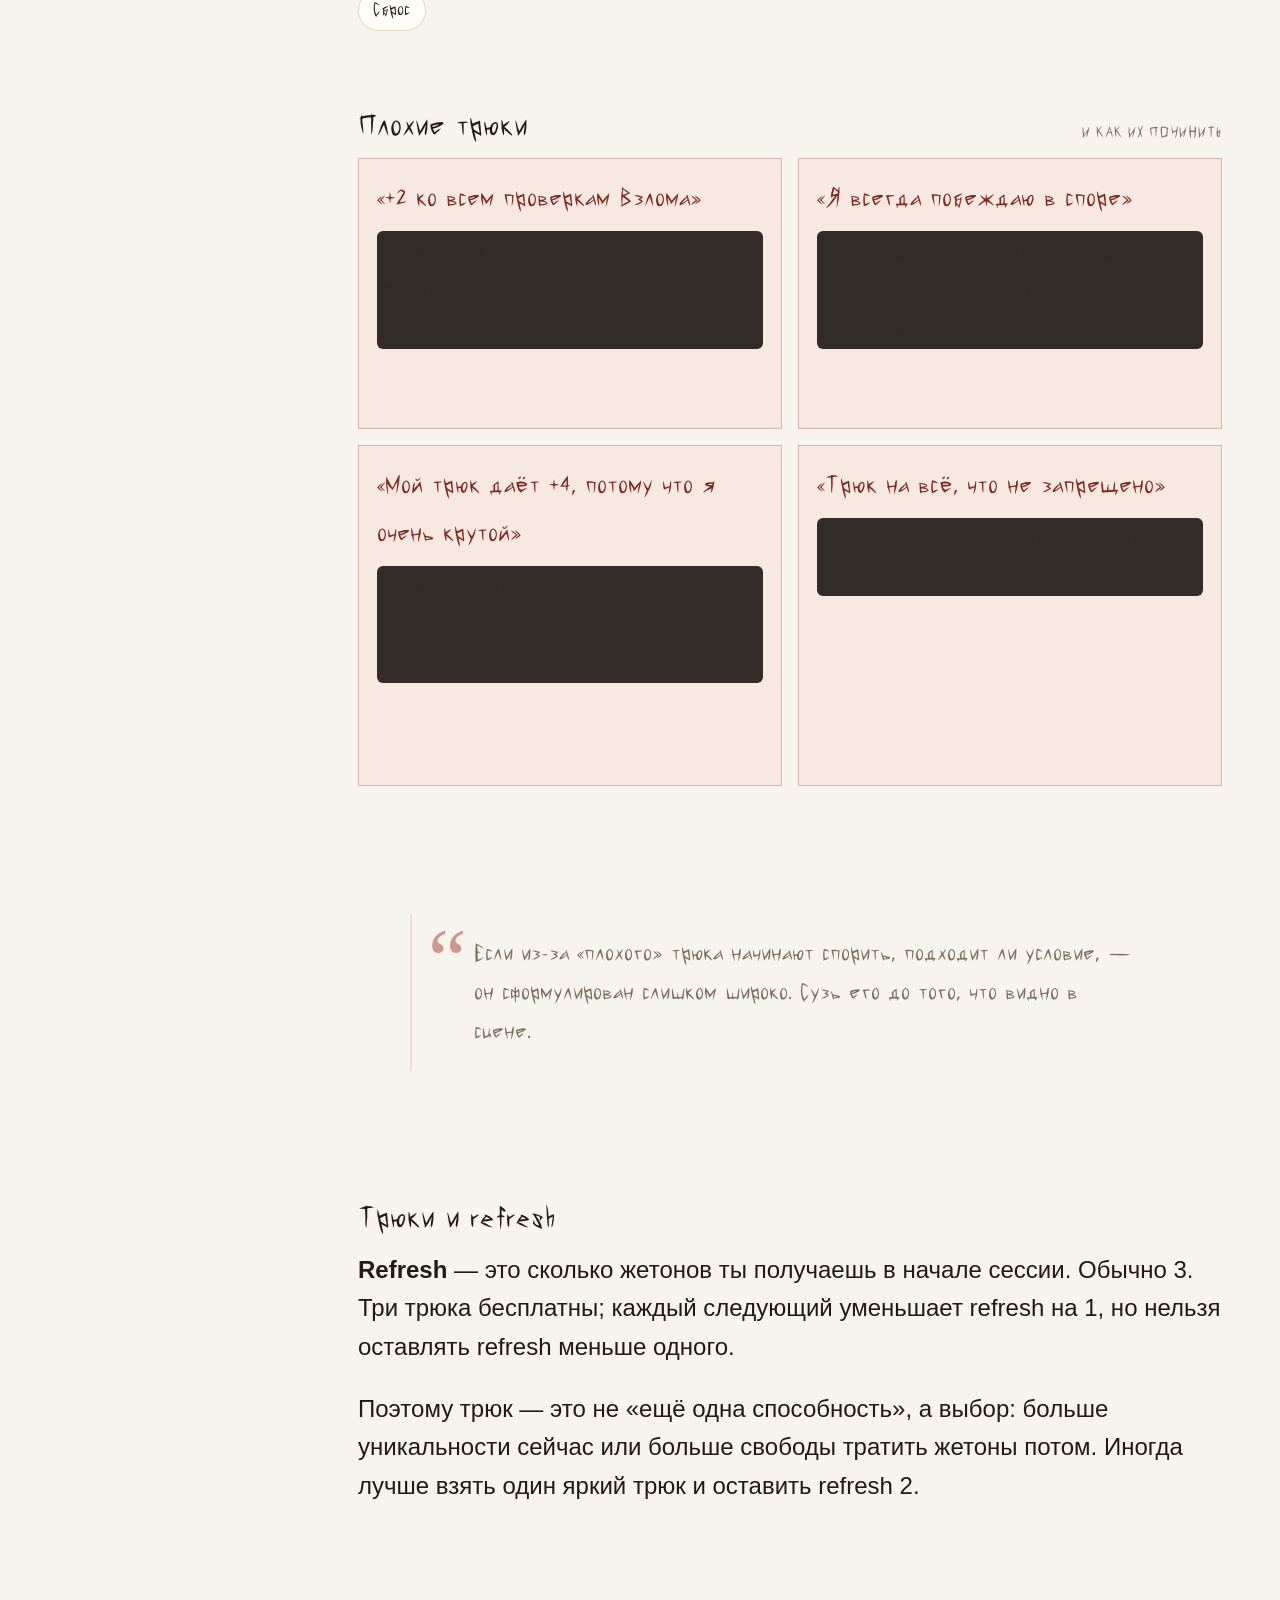
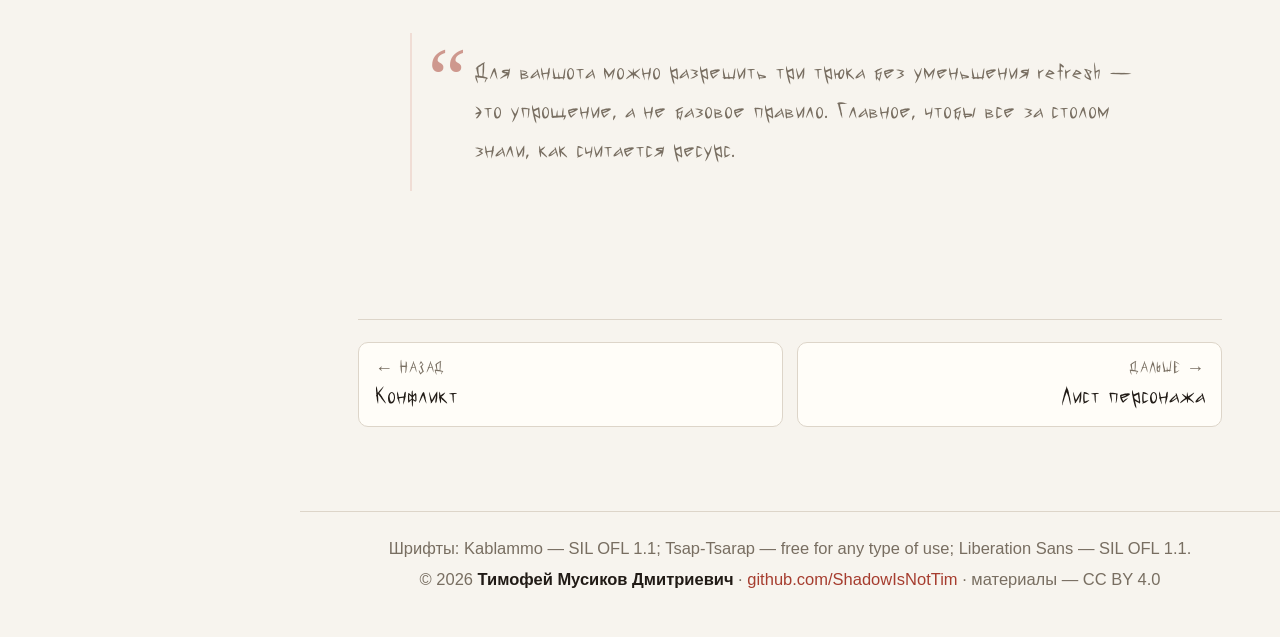
<file: pages/07-stunts.html>
<!doctype html>
<html lang="ru">
<head>
<meta charset="utf-8">
<meta name="viewport" content="width=device-width, initial-scale=1">
<title>Трюки — Как играть в Fate</title>
<link rel="stylesheet" href="../assets/css/base.css">
<link rel="stylesheet" href="../assets/css/layout.css">
<link rel="stylesheet" href="../assets/css/diagrams.css">
<link rel="stylesheet" href="./07-stunts.css">
<script src="../assets/js/nav-data.js" defer></script>
<script src="../assets/js/site.js" defer></script>
<script src="./07-stunts.js" defer></script>
</head>
<body data-root="../" data-page="stunts">
<a class="skip-link" href="#content">К содержанию</a>

<div class="site-shell">
  <aside class="site-sidebar" id="site-sidebar" aria-label="Навигация по руководству"></aside>

  <main class="site-main" id="content">
    <header class="page-head">
      <p class="breadcrumb"><a href="../index.html">Как играть в Fate</a> <span class="sep">/</span> <span data-current-number>06</span></p>
      <h1 class="page-title">Трюки</h1>
      <!-- <p class="lead">Трюк — это <b>исключение из правил</b>, которое делает персонажа уникальным. Не «ещё один +2», а разрешение сделать то, чего обычно нельзя, или узкая специализация, где ты особенно хорош.</p> -->
      <p class="lead">О том как добавлять уникальные возможности</p>
    </header>

    <p class="">Трюк — это <b>исключение из правил</b>, которое делает персонажа уникальным. Не «ещё один +2», а разрешение сделать то, чего обычно нельзя, или узкая специализация, где ты особенно хорош.</p>


    <section class="page-section">
      <div class="stunt-hero">
        <div class="stunt-formula">
          <div class="kicker">рабочая формула</div>
          <p><b>Потому что я</b> [аспект или происхождение], <b>я могу</b> [эффект] <b>когда</b> [узкое условие].</p>
          <p>Хороший трюк помещается в одну фразу и не требует спорить, что такое «узкое условие». Если условие можно растянуть на всё — это не трюк, а попытка купить правило целиком.</p>
          <p class="stunt-rule">Трюк не складывается сам с собой. Два одинаковых трюка не дают +4.</p>
        </div>
        <div>
          <div class="mini-card mini-card--accent">
            <h3>Сколько трюков</h3>
            <p><b>Три бесплатных.</b> Каждый следующий стоит 1 refresh. Refresh — сколько жетонов ты получаешь в начале сессии; ниже 1 он не опускается.</p>
          </div>
          <div class="stunt-count" id="stunt-count">
            <div class="count-label">посчитай сам</div>
            <div class="count-ctrl">
              <button class="count-btn" id="count-minus" type="button" aria-label="Меньше трюков">−</button>
              <span class="count-num" id="count-num">3</span><span class="count-unit" id="count-unit"> трюка</span>
              <button class="count-btn" id="count-plus" type="button" aria-label="Больше трюков">+</button>
            </div>
            <div class="count-refresh">
              <span class="tag">refresh</span>
              <span class="refresh-tokens" id="refresh-tokens"></span>
              <b id="refresh-num">3</b>
            </div>
            <p class="count-note" id="count-note">Три бесплатных трюка — refresh 3.</p>
          </div>
        </div>
      </div>
    </section>

    <figure class="chapter-quote">
      <blockquote>Три бесплатных трюка — базовое правило. Два — настройка ваншота: если за столом хочется короче, можно договориться об одном-двух.</blockquote>
    </figure>

    <section class="page-section" aria-labelledby="types-title">
      <div class="section-head"><h2 id="types-title">Четыре типа трюков</h2><span class="kicker">выбери один</span></div>
      <div class="stunt-grid">
        <article class="stunt-card">
          <span class="stunt-type">1 · Узкий бонус</span>
          <h3>+2 в конкретной ситуации</h3>
          <p>Самый простой и безопасный тип. Не «+2 ко всему», а «+2, когда условие выполнено».</p>
          <div class="stunt-builder" id="stunt-builder">
            <div class="kicker">собери свой трюк</div>
            <p class="builder-phrase">Ты получаешь <b>+2 к</b> <select id="builder-skill" aria-label="Навык"></select>, <b>когда</b> <input type="text" id="builder-when" maxlength="70" aria-label="Условие">.</p>
          </div>
          <div class="stunt-effect"><b>Пример:</b> «Тень в толпе» — +2 к Скрытности, когда рядом есть хотя бы пять человек.</div>
        </article>
        <article class="stunt-card">
          <span class="stunt-type">2 · Исключение</span>
          <h3>Один навык заменяет другой</h3>
          <p>Ты используешь навык в ситуации, где обычно нужен другой. Это расширяет возможности, но не отменяет ставку.</p>
          <div class="stunt-builder" id="stunt-builder-2">
            <div class="kicker">собери свой трюк</div>
            <p class="builder-phrase">Используй <select id="b2-skill" aria-label="Навык"></select> вместо <select id="b2-vs" aria-label="Вместо какого"></select>, чтобы <input type="text" id="b2-purpose" maxlength="70" aria-label="Для чего">.</p>
          </div>
          <div class="stunt-effect"><b>Пример:</b> «Чужие карманы» — используй Взлом вместо Обмана, чтобы незаметно подбросить предмет.</div>
        </article>
        <article class="stunt-card">
          <span class="stunt-type">3 · Особый эффект</span>
          <h3>Раз за сцену — рычаг</h3>
          <p>Трюк даёт бесплатный призыв, буст или маленькое изменение сцены. Это не «победа», а дополнительный рычаг.</p>
          <div class="stunt-builder" id="stunt-builder-3">
            <div class="kicker">собери свой трюк</div>
            <p class="builder-phrase">Раз за <select id="b3-per" aria-label="Период"></select>, когда <input type="text" id="b3-when" maxlength="70" aria-label="Условие">, получи <select id="b3-effect" aria-label="Эффект"></select>.</p>
          </div>
          <div class="stunt-effect"><b>Пример:</b> «Старые долги» — раз за сессию объяви, что у тебя есть знакомый в этом месте, и получи бесплатный призыв.</div>
        </article>
        <article class="stunt-card">
          <span class="stunt-type">4 · Разрешение</span>
          <h3>Ты можешь то, что нельзя другим</h3>
          <p>Без трюка действие было бы невозможно. С трюком — становится проверкой или просто фактом.</p>
          <div class="stunt-builder" id="stunt-builder-4">
            <div class="kicker">собери свой трюк</div>
            <p class="builder-phrase">Ты можешь <input type="text" id="b4-can" maxlength="70" aria-label="Способность">, но <select id="b4-limit" aria-label="Ограничение"></select>.</p>
          </div>
          <div class="stunt-effect"><b>Пример:</b> «Говорит с крысами» — ты понимаешь крыс и можешь задать им один вопрос за сцену.</div>
        </article>
      </div>
    </section>

    <section class="page-section" aria-labelledby="how-title">
      <div class="section-head"><h2 id="how-title">Как придумать свой</h2></div>
      <div class="prose">
        <p>Начни с описания. Сачала сформулируй общими словами как будто это история. Затем выбери <b>тип</b> и сузь условие так, чтобы его было легко проверить за столом.</p>
        <p>Проверь три вещи: <b>не слишком ли широко</b> (работает всегда?), <b>есть ли цена</b> (раз за сцену, только при условии), <b>интересно ли это описывать</b>. Если трюк не меняет ни одного решения в истории — он не нужен.</p>
      </div>
      <div class="stunt-path" id="stunt-path">
        <div class="path-btns" role="group" aria-label="Шаги трюка">
          <button class="path-btn is-active" type="button" data-step="1">1 · Набросок</button>
          <button class="path-btn" type="button" data-step="2">2 · Проверка</button>
          <button class="path-btn" type="button" data-step="3">3 · Трюк</button>
        </div>
        <div class="path-stage path-stage--1" id="path-stage" aria-live="polite"></div>
        <div class="path-actions">
          <button class="ui-button" id="path-reset" type="button">Сброс</button>
        </div>
      </div>
    </section>

    <section class="page-section" aria-labelledby="bad-title">
      <div class="section-head"><h2 id="bad-title">Плохие трюки</h2><span class="kicker">и как их починить</span></div>
      <div class="bad-stunts">
        <div class="bad-stunt">
          <h3>«+2 ко всем проверкам Взлома»</h3>
          <p class="spoiler" role="button" tabindex="0" aria-expanded="false" title="Нажми, чтобы раскрыть">Слишком широко: это не специализация, а постоянный бонус.</p>
          <span class="fix"><b>Починить:</b> сузить до старых замков, тонкой работы или замков, которые ты видел раньше.</span>
        </div>
        <div class="bad-stunt">
          <h3>«Я всегда побеждаю в споре»</h3>
          <p class="spoiler" role="button" tabindex="0" aria-expanded="false" title="Нажми, чтобы раскрыть">Нет ставки и нет цены. Такой трюк заканчивает сцену, а не открывает её.</p>
          <span class="fix"><b>Починить:</b> «Раз за сцену перебрось Общение, если у тебя есть публика».</span>
        </div>
        <div class="bad-stunt">
          <h3>«Мой трюк даёт +4, потому что я очень крутой»</h3>
          <p class="spoiler" role="button" tabindex="0" aria-expanded="false" title="Нажми, чтобы раскрыть">Слишком сильно для одного трюка. +4 ломает математику 4dF.</p>
          <span class="fix"><b>Починить:</b> оставить +2 или сделать эффект ситуативным: бесплатный призыв, а не постоянный бонус.</span>
        </div>
        <div class="bad-stunt">
          <h3>«Трюк на всё, что не запрещено»</h3>
          <p class="spoiler" role="button" tabindex="0" aria-expanded="false" title="Нажми, чтобы раскрыть">Это не трюк, а просьба всегда говорить «да».</p>
          <span class="fix"><b>Починить:</b> назвать конкретное действие, конкретное условие и конкретную цену.</span>
        </div>
      </div>
    </section>

    <figure class="chapter-quote">
      <blockquote>Если из-за «плохого» трюка начинают спорить, подходит ли условие, — он сформулирован слишком широко. Сузь его до того, что видно в сцене.</blockquote>
    </figure>

    <section class="page-section" aria-labelledby="refresh-title">
      <div class="section-head"><h2 id="refresh-title">Трюки и refresh</h2></div>
      <div class="prose">
        <p><b>Refresh</b> — это сколько жетонов ты получаешь в начале сессии. Обычно 3. Три трюка бесплатны; каждый следующий уменьшает refresh на 1, но нельзя оставлять refresh меньше одного.</p>
        <p>Поэтому трюк — это не «ещё одна способность», а выбор: больше уникальности сейчас или больше свободы тратить жетоны потом. Иногда лучше взять один яркий трюк и оставить refresh 2.</p>
      </div>
    </section>

    <figure class="chapter-quote">
      <blockquote>Для ваншота можно разрешить три трюка без уменьшения refresh — это упрощение, а не базовое правило. Главное, чтобы все за столом знали, как считается ресурс.</blockquote>
    </figure>

    <nav class="page-pager" id="page-pager" aria-label="Страницы руководства"></nav>
  </main>
<footer class="site-footer" id="site-footer"></footer>
</div>
</body>
</html>
</file>
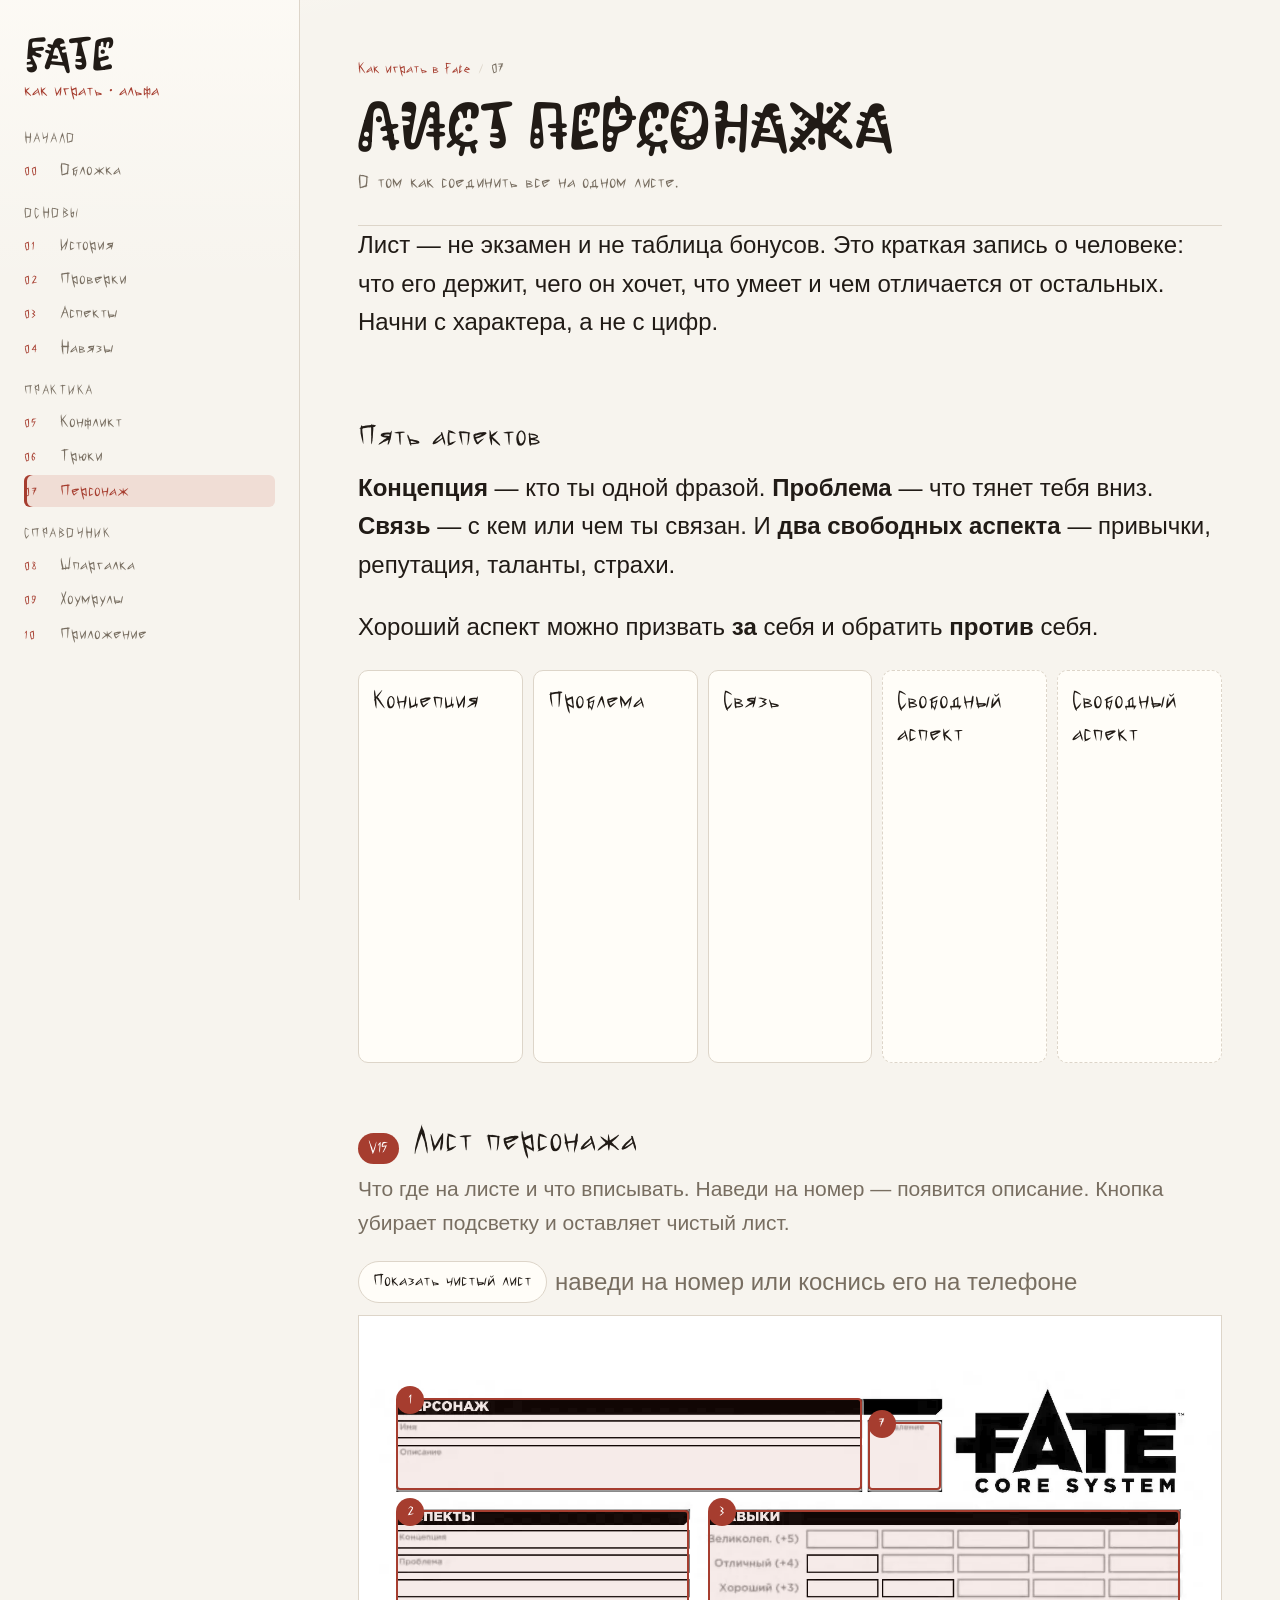
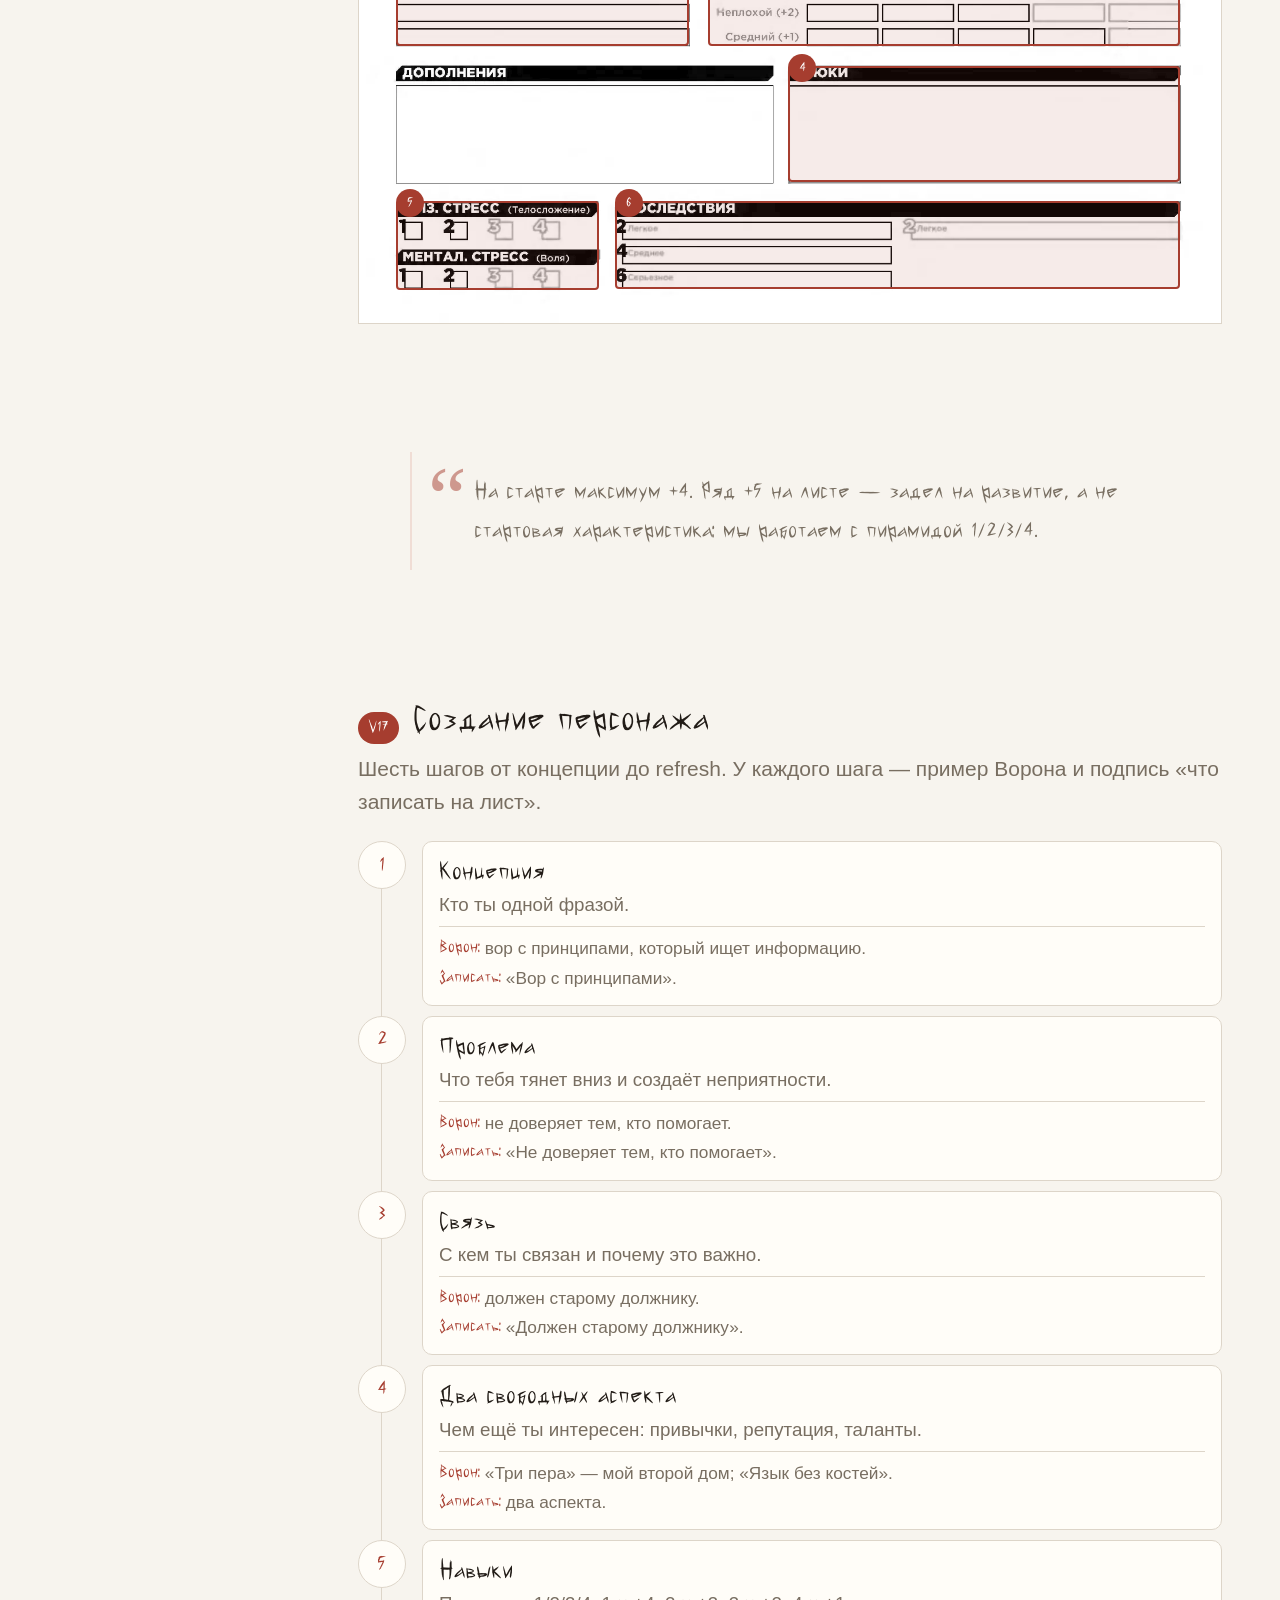
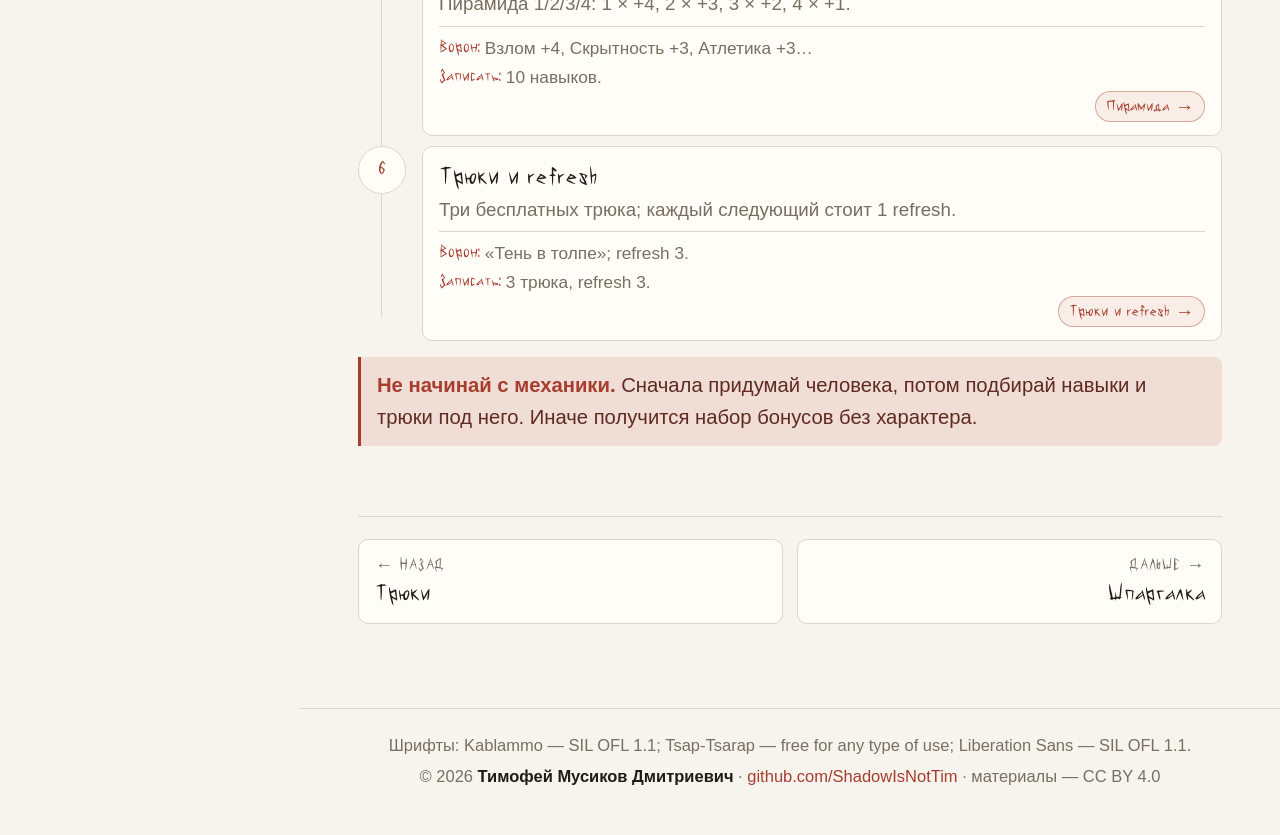
<file: pages/09-character.html>
<!doctype html>
<html lang="ru">
<head>
<meta charset="utf-8">
<meta name="viewport" content="width=device-width, initial-scale=1">
<title>Лист персонажа — Как играть в Fate</title>
<link rel="stylesheet" href="../assets/css/base.css">
<link rel="stylesheet" href="../assets/css/layout.css">
<link rel="stylesheet" href="../assets/css/diagrams.css">
<link rel="stylesheet" href="./09-character.css">
<script src="../assets/js/nav-data.js" defer></script>
<script src="../assets/js/site.js" defer></script>
<script src="./09-character.js" defer></script>
</head>
<body data-root="../" data-page="character">
<a class="skip-link" href="#content">К содержанию</a>

<div class="site-shell">
  <aside class="site-sidebar" id="site-sidebar" aria-label="Навигация по руководству"></aside>

  <main class="site-main" id="content">
    <header class="page-head">
      <p class="breadcrumb"><a href="../index.html">Как играть в Fate</a> <span class="sep">/</span> <span data-current-number>07</span></p>
      <h1 class="page-title">Лист персонажа</h1>
      <p class="lead">О том как соединить все на одном листе.</p>
    </header>

      <p class="">Лист — не экзамен и не таблица бонусов. Это краткая запись о человеке: что его держит, чего он хочет, что умеет и чем отличается от остальных. Начни с характера, а не с цифр.</p>

    <section class="page-section" aria-labelledby="five-title">
      <div class="section-head"><h2 id="five-title">Пять аспектов</h2></div>
      <div class="prose">
        <p><b>Концепция</b> — кто ты одной фразой. <b>Проблема</b> — что тянет тебя вниз. <b>Связь</b> — с кем или чем ты связан. И <b>два свободных аспекта</b> — привычки, репутация, таланты, страхи.</p>
        <p>Хороший аспект можно призвать <b>за</b> себя и обратить <b>против</b> себя.</p>
      </div>
      <div class="aspect-grid" id="aspect-grid">
        <button class="aspect-pill aspect-pill--accent" type="button" data-a="concept" aria-pressed="false">
          <span class="ap-name">Концепция</span>
          <span class="ap-desc">Кто ты одной фразой: направляет решения и обещает конфликты.</span>
          <span class="ap-example"><b>Пример:</b> «Вор с принципами».</span>
        </button>
        <button class="aspect-pill aspect-pill--warm" type="button" data-a="trouble" aria-pressed="false">
          <span class="ap-name">Проблема</span>
          <span class="ap-desc">Что тянет тебя вниз и создаёт неприятности.</span>
          <span class="ap-example"><b>Пример:</b> «Не доверяет тем, кто помогает».</span>
        </button>
        <button class="aspect-pill aspect-pill--olive" type="button" data-a="bond" aria-pressed="false">
          <span class="ap-name">Связь</span>
          <span class="ap-desc">С кем или чем связан; втягивает в историю других людей.</span>
          <span class="ap-example"><b>Пример:</b> «Должен старому должнику».</span>
        </button>
        <button class="aspect-pill aspect-pill--free" type="button" data-a="free1" aria-pressed="false">
          <span class="ap-name">Свободный аспект</span>
          <span class="ap-desc">Привычка, репутация, талант или страх — то, что можно призвать и обратить против себя.</span>
          <span class="ap-example"><b>Пример:</b> «Три пера — мой второй дом».</span>
        </button>
        <button class="aspect-pill aspect-pill--free" type="button" data-a="free2" aria-pressed="false">
          <span class="ap-name">Свободный аспект</span>
          <span class="ap-desc">Ещё одна черта, делающая персонажа собой.</span>
          <span class="ap-example"><b>Пример:</b> «Язык без костей».</span>
        </button>
      </div>
    </section>

    <section class="diagram" id="v15">
      <div class="d-head"><span class="d-badge">V15</span><h2 class="d-title">Лист персонажа</h2></div>
      <p class="d-kicker">Что где на листе и что вписывать. Наведи на номер — появится описание. Кнопка убирает подсветку и оставляет чистый лист.</p>
      <div class="annotation-toolbar">
        <button class="ui-button" id="sheet-toggle" type="button" aria-pressed="false">Показать чистый лист</button>
        <span class="muted">наведи на номер или коснись его на телефоне</span>
      </div>
      <figure class="annotated" id="sheet-figure">
        <img src="../assets/img/fate_sheet.png" alt="Лист персонажа Fate Core System с семью подсвеченными зонами">
        <div class="hotspot" tabindex="0" aria-label="1. Имя и описание: кто ты и как выглядишь" style="left:4.3%;top:13.5%;width:54.0%;height:15.2%"><span class="num">1</span><span class="hotspot-tip"><b>Имя и описание</b><span>Кто ты и как выглядишь. Частая ошибка: биография на полстраницы вместо пары штрихов.</span></span></div>
        <div class="hotspot" tabindex="0" aria-label="7. Refresh: сколько жетонов в начале сессии" style="left:59.0%;top:17.5%;width:8.5%;height:11.2%"><span class="num">7</span><span class="hotspot-tip hotspot-tip--right"><b>Refresh</b><span>Сколько жетонов в начале сессии (обычно 3). Частая ошибка: потратить refresh на трюки и остаться без жетонов.</span></span></div>
        <div class="hotspot" tabindex="0" aria-label="2. Концепция, проблема, аспекты" style="left:4.3%;top:31.9%;width:34.0%;height:22.4%"><span class="num">2</span><span class="hotspot-tip"><b>Концепция, проблема, аспекты</b><span>Пять аспектов: концепция, проблема, связь и два свободных. Частая ошибка: аспекты-«ни о чём», которые не за что зацепить.</span></span></div>
        <div class="hotspot" tabindex="0" aria-label="3. Навыки: пирамида 1/2/3/4" style="left:40.5%;top:31.9%;width:54.8%;height:22.4%"><span class="num">3</span><span class="hotspot-tip"><b>Навыки</b><span>Пирамида 1/2/3/4, 10 слотов. Частая ошибка: брать +5 на старте — его нет.</span></span></div>
        <div class="hotspot" tabindex="0" aria-label="4. Трюки" style="left:49.8%;top:57.6%;width:45.5%;height:19.2%"><span class="num">4</span><span class="hotspot-tip"><b>Трюки</b><span>Три бесплатных; каждый следующий −1 refresh. Частая ошибка: трюк, который просто даёт +2 без условия.</span></span></div>
        <div class="hotspot" tabindex="0" aria-label="5. Стресс" style="left:4.3%;top:79.9%;width:23.6%;height:14.7%"><span class="num">5</span><span class="hotspot-tip hotspot-tip--above"><b>Стресс</b><span>Клетки 1/2/3 (четвёртая — при высоком Телосложении или Воле). Частая ошибка: считать стресс хитами.</span></span></div>
        <div class="hotspot" tabindex="0" aria-label="6. Последствия" style="left:29.7%;top:79.9%;width:65.6%;height:14.4%"><span class="num">6</span><span class="hotspot-tip hotspot-tip--above"><b>Последствия</b><span>Лёгкое 2, среднее 4, тяжёлое 6. Это аспекты. Частая ошибка: забывать, что они работают против тебя.</span></span></div>
      </figure>
    </section>

    <figure class="chapter-quote">
      <blockquote>На старте максимум +4. Ряд +5 на листе — задел на развитие, а не стартовая характеристика: мы работаем с пирамидой 1/2/3/4.</blockquote>
    </figure>

    

    <section class="diagram" id="v17">
      <div class="d-head"><span class="d-badge">V17</span><h2 class="d-title">Создание персонажа</h2></div>
      <p class="d-kicker">Шесть шагов от концепции до refresh. У каждого шага — пример Ворона и подпись «что записать на лист».</p>
      <div class="flow">
        <div class="flow-step">
          <div class="flow-num">1</div>
          <div class="flow-card"><h3>Концепция</h3><p>Кто ты одной фразой.</p><div class="flow-example"><b>Ворон:</b> вор с принципами, который ищет информацию.<br><b>Записать:</b> «Вор с принципами».</div></div>
        </div>
        <div class="flow-step">
          <div class="flow-num">2</div>
          <div class="flow-card"><h3>Проблема</h3><p>Что тебя тянет вниз и создаёт неприятности.</p><div class="flow-example"><b>Ворон:</b> не доверяет тем, кто помогает.<br><b>Записать:</b> «Не доверяет тем, кто помогает».</div></div>
        </div>
        <div class="flow-step">
          <div class="flow-num">3</div>
          <div class="flow-card"><h3>Связь</h3><p>С кем ты связан и почему это важно.</p><div class="flow-example"><b>Ворон:</b> должен старому должнику.<br><b>Записать:</b> «Должен старому должнику».</div></div>
        </div>
        <div class="flow-step">
          <div class="flow-num">4</div>
          <div class="flow-card"><h3>Два свободных аспекта</h3><p>Чем ещё ты интересен: привычки, репутация, таланты.</p><div class="flow-example"><b>Ворон:</b> «Три пера» — мой второй дом; «Язык без костей».<br><b>Записать:</b> два аспекта.</div></div>
        </div>
        <div class="flow-step">
          <div class="flow-num">5</div>
          <div class="flow-card"><h3>Навыки</h3><p>Пирамида 1/2/3/4: 1 × +4, 2 × +3, 3 × +2, 4 × +1.</p><div class="flow-example"><b>Ворон:</b> Взлом +4, Скрытность +3, Атлетика +3…<br><b>Записать:</b> 10 навыков.</div><p class="flow-link-row"><a class="flow-link" href="03-checks.html">Пирамида →</a></p></div>
        </div>
        <div class="flow-step">
          <div class="flow-num">6</div>
          <div class="flow-card"><h3>Трюки и refresh</h3><p>Три бесплатных трюка; каждый следующий стоит 1 refresh.</p><div class="flow-example"><b>Ворон:</b> «Тень в толпе»; refresh 3.<br><b>Записать:</b> 3 трюка, refresh 3.</div><p class="flow-link-row"><a class="flow-link" href="07-stunts.html">Трюки и refresh →</a></p></div>
        </div>
      </div>
      <p class="note"><b>Не начинай с механики.</b> Сначала придумай человека, потом подбирай навыки и трюки под него. Иначе получится набор бонусов без характера.</p>
    </section>

    <nav class="page-pager" id="page-pager" aria-label="Страницы руководства"></nav>
  </main>
<footer class="site-footer" id="site-footer"></footer>
</div>
</body>
</html>
</file>
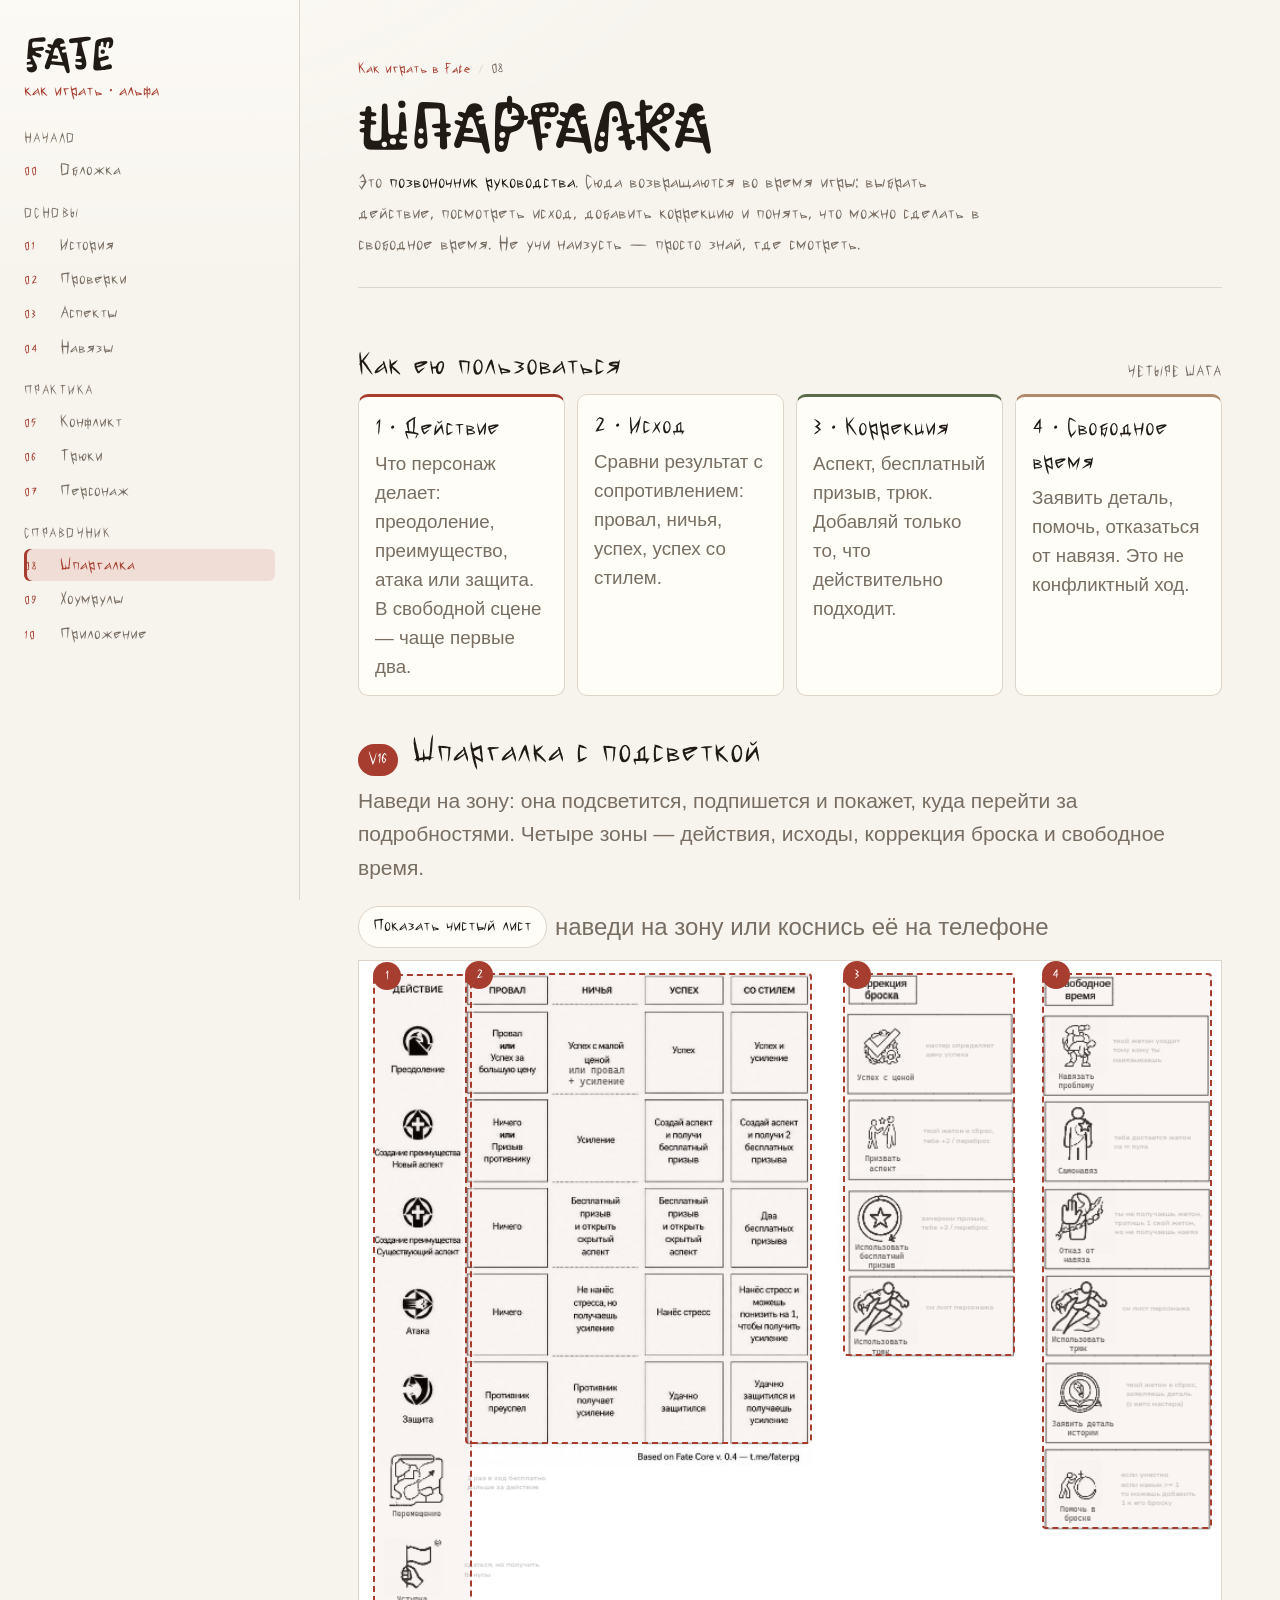
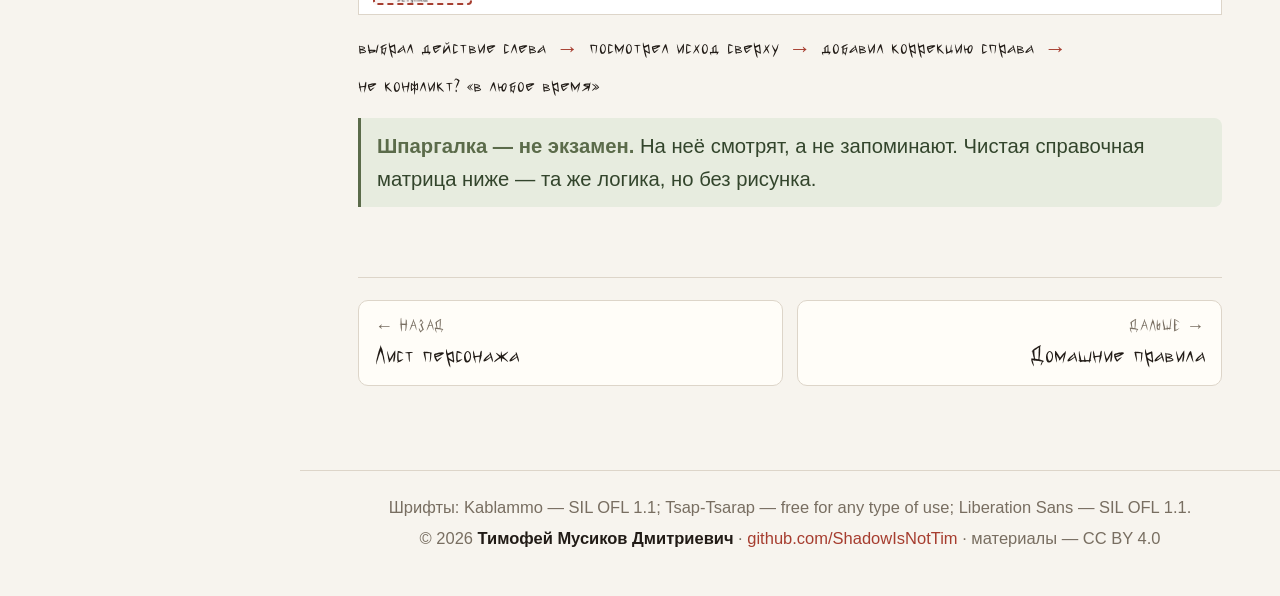
<file: pages/10-cheatsheet.html>
<!doctype html>
<html lang="ru">
<head>
<meta charset="utf-8">
<meta name="viewport" content="width=device-width, initial-scale=1">
<title>Шпаргалка — Как играть в Fate</title>
<link rel="stylesheet" href="../assets/css/base.css">
<link rel="stylesheet" href="../assets/css/layout.css">
<link rel="stylesheet" href="../assets/css/diagrams.css">
<link rel="stylesheet" href="./10-cheatsheet.css">
<script src="../assets/js/nav-data.js" defer></script>
<script src="../assets/js/site.js" defer></script>
<script src="./10-cheatsheet.js" defer></script>
</head>
<body data-root="../" data-page="cheatsheet">
<a class="skip-link" href="#content">К содержанию</a>

<div class="site-shell">
  <aside class="site-sidebar" id="site-sidebar" aria-label="Навигация по руководству"></aside>

  <main class="site-main" id="content">
    <header class="page-head">
      <p class="breadcrumb"><a href="../index.html">Как играть в Fate</a> <span class="sep">/</span> <span data-current-number>08</span></p>
      <h1 class="page-title">Шпаргалка</h1>
      <p class="lead">Это <b>позвоночник руководства</b>. Сюда возвращаются во время игры: выбрать действие, посмотреть исход, добавить коррекцию и понять, что можно сделать в свободное время. Не учи наизусть — просто знай, где смотреть.</p>
    </header>

    <section class="page-section" aria-labelledby="how-title">
      <div class="section-head"><h2 id="how-title">Как ею пользоваться</h2><span class="kicker">четыре шага</span></div>
      <div class="grid-4">
        <div class="mini-card mini-card--accent"><h3>1 · Действие</h3><p>Что персонаж делает: преодоление, преимущество, атака или защита. В свободной сцене — чаще первые два.</p></div>
        <div class="mini-card"><h3>2 · Исход</h3><p>Сравни результат с сопротивлением: провал, ничья, успех, успех со стилем.</p></div>
        <div class="mini-card mini-card--olive"><h3>3 · Коррекция</h3><p>Аспект, бесплатный призыв, трюк. Добавляй только то, что действительно подходит.</p></div>
        <div class="mini-card mini-card--warm"><h3>4 · Свободное время</h3><p>Заявить деталь, помочь, отказаться от навязя. Это не конфликтный ход.</p></div>
      </div>
    </section>

    <section class="diagram" id="v16">
      <div class="d-head"><span class="d-badge">V16</span><h2 class="d-title">Шпаргалка с подсветкой</h2></div>
      <p class="d-kicker">Наведи на зону: она подсветится, подпишется и покажет, куда перейти за подробностями. Четыре зоны — действия, исходы, коррекция броска и свободное время.</p>
      <div class="annotation-toolbar">
        <button class="ui-button" id="cheat-toggle" type="button" aria-pressed="false">Показать чистый лист</button>
        <span class="muted">наведи на зону или коснись её на телефоне</span>
      </div>
      <figure class="annotated" id="cheat-figure">
        <!-- Зоны шпаргалки. Точные границы правятся в style у `.hotspot--zone` ниже:
             left / top / width / height — проценты от размера картинки. -->


        <img src="../assets/img/fate_cheatsheet.png" alt="Шпаргалка игрока Fate с четырьмя подсвеченными зонами">
        <div class="hotspot hotspot--zone" tabindex="0" aria-label="1. Действия" style="left:1.6%;top:2.0%;width:11.5%;height:96.6%"><span class="num">1</span><span class="zone-label"><b>1 · Действия</b><span>Преодоление, преимущество, атака и защита — четыре действия конфликта.</span><span class="zone-goto"><a class="goto-btn" href="06-conflict.html#v6">Четыре действия →</a></span></span></div>
        <div class="hotspot hotspot--zone" tabindex="0" aria-label="2. Исходы" style="left:12.3%;top:1.9%;width:40.3%;height:72.1%"><span class="num">2</span><span class="zone-label"><b>2 · Исходы</b><span>Провал, ничья, успех и успех со стилем — сравни результат с сопротивлением.</span><span class="zone-goto"><a class="goto-btn" href="06-conflict.html#v7">Матрица исходов →</a></span></span></div>
        <div class="hotspot hotspot--zone" tabindex="0" aria-label="3. Коррекция броска" style="left:56.2%;top:1.9%;width:19.9%;height:58.6%"><span class="num">3</span><span class="zone-label"><b>3 · Коррекция броска</b><span>Аспекты за жетон, бесплатный призыв, трюк — только когда действительно подходит.</span><span class="zone-goto"><a class="goto-btn" href="04-aspects.html">Аспекты →</a><a class="goto-btn" href="07-stunts.html">Трюки →</a></span></span></div>
        <div class="hotspot hotspot--zone" tabindex="0" aria-label="4. Свободное время" style="left:79.2%;top:1.9%;width:19.8%;height:85.0%"><span class="num">4</span><span class="zone-label zone-label--right"><b>4 · Свободное время</b><span>Заявить деталь, помочь другому, отказаться от навязя.</span><span class="zone-goto"><a class="goto-btn" href="05-compels.html">Навязы →</a><a class="goto-btn" href="07-stunts.html">Трюки →</a><button class="goto-btn goto-btn--modal" type="button" data-modal="detail">Заявить деталь</button><button class="goto-btn goto-btn--modal" type="button" data-modal="help">Помочь в броске</button></span></span></div>
      </figure>
      <div class="pult-flow"><b>выбрал действие слева</b> <i>→</i> <b>посмотрел исход сверху</b> <i>→</i> <b>добавил коррекцию справа</b> <i>→</i> <b>не конфликт? «в любое время»</b></div>
      <p class="note note--olive"><b>Шпаргалка — не экзамен.</b> На неё смотрят, а не запоминают. Чистая справочная матрица ниже — та же логика, но без рисунка.</p>
    </section>

    

    

    

    <nav class="page-pager" id="page-pager" aria-label="Страницы руководства"></nav>
  </main>
<footer class="site-footer" id="site-footer"></footer>
</div>

<div class="modal-backdrop" id="modal-backdrop" hidden>
  <div class="modal" role="dialog" aria-modal="true" aria-labelledby="modal-title">
    <button class="modal-close" id="modal-close" type="button" aria-label="Закрыть">×</button>
    <h3 id="modal-title">Заявить деталь</h3>
    <p id="modal-text"></p>
  </div>
</div>
</body>
</html>
</file>
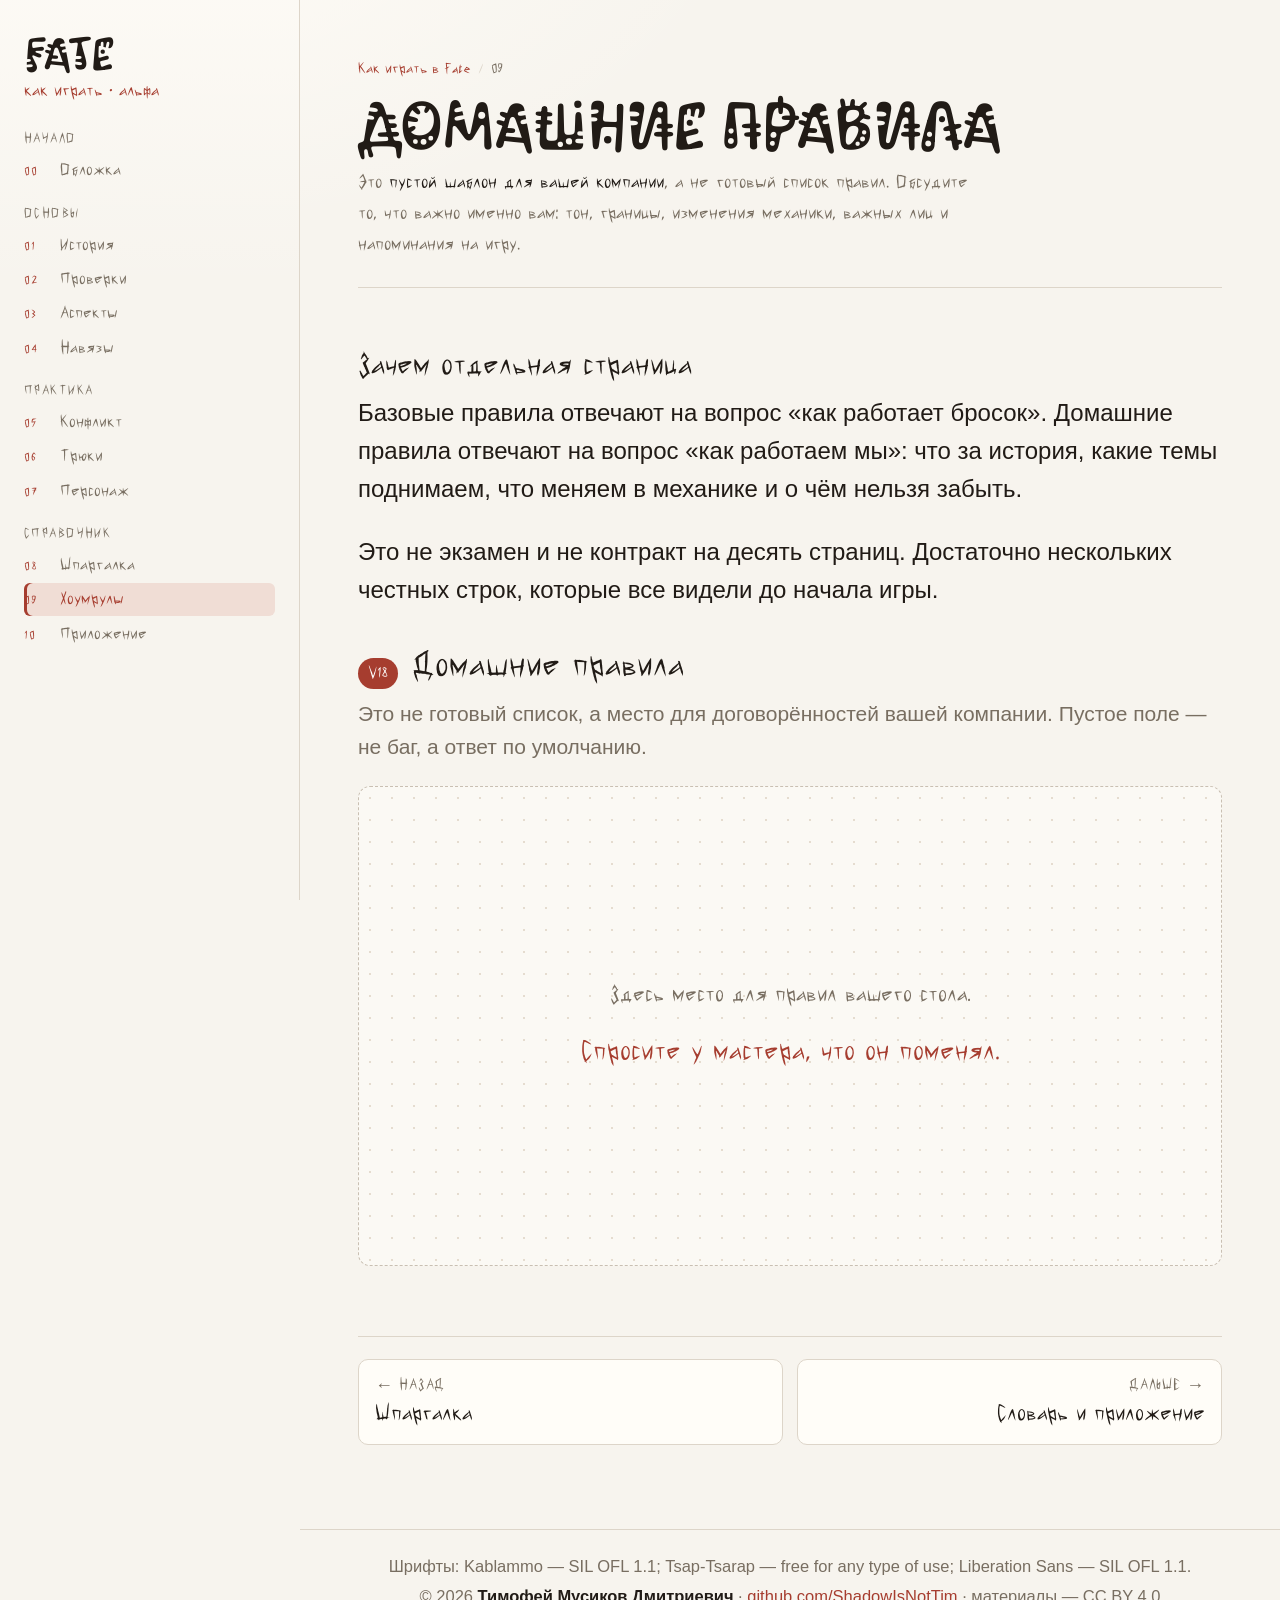
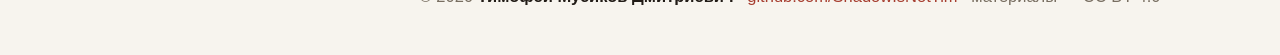
<file: pages/11-home-rules.html>
<!doctype html>
<html lang="ru">
<head>
<meta charset="utf-8">
<meta name="viewport" content="width=device-width, initial-scale=1">
<title>Домашние правила — Как играть в Fate</title>
<link rel="stylesheet" href="../assets/css/base.css">
<link rel="stylesheet" href="../assets/css/layout.css">
<link rel="stylesheet" href="../assets/css/diagrams.css">
<link rel="stylesheet" href="./11-home-rules.css">
<script src="../assets/js/nav-data.js" defer></script>
<script src="../assets/js/site.js" defer></script>
</head>
<body data-root="../" data-page="home-rules">
<a class="skip-link" href="#content">К содержанию</a>

<div class="site-shell">
  <aside class="site-sidebar" id="site-sidebar" aria-label="Навигация по руководству"></aside>

  <main class="site-main" id="content">
    <header class="page-head">
      <p class="breadcrumb"><a href="../index.html">Как играть в Fate</a> <span class="sep">/</span> <span data-current-number>09</span></p>
      <h1 class="page-title">Домашние правила</h1>
      <p class="lead">Это <b>пустой шаблон для вашей компании</b>, а не готовый список правил. Обсудите то, что важно именно вам: тон, границы, изменения механики, важных лиц и напоминания на игру.</p>
    </header>

    <section class="page-section" aria-labelledby="why-title">
      <div class="section-head"><h2 id="why-title">Зачем отдельная страница</h2></div>
      <div class="prose">
        <p>Базовые правила отвечают на вопрос «как работает бросок». Домашние правила отвечают на вопрос «как работаем мы»: что за история, какие темы поднимаем, что меняем в механике и о чём нельзя забыть.</p>
        <p>Это не экзамен и не контракт на десять страниц. Достаточно нескольких честных строк, которые все видели до начала игры.</p>
      </div>
    </section>

    <section class="diagram" id="v18">
      <div class="d-head"><span class="d-badge">V18</span><h2 class="d-title">Домашние правила</h2></div>
      <p class="d-kicker">Это не готовый список, а место для договорённостей вашей компании. Пустое поле — не баг, а ответ по умолчанию.</p>
      <div class="home-blank" aria-label="Поле под домашние правила">
        <p class="blank-hint">Здесь место для правил вашего стола.</p>
        <p class="blank-ask"><b>Спросите у мастера, что он поменял.</b></p>
      </div>
    </section>

    

    

    <nav class="page-pager" id="page-pager" aria-label="Страницы руководства"></nav>
  </main>
<footer class="site-footer" id="site-footer"></footer>
</div>
</body>
</html>
</file>
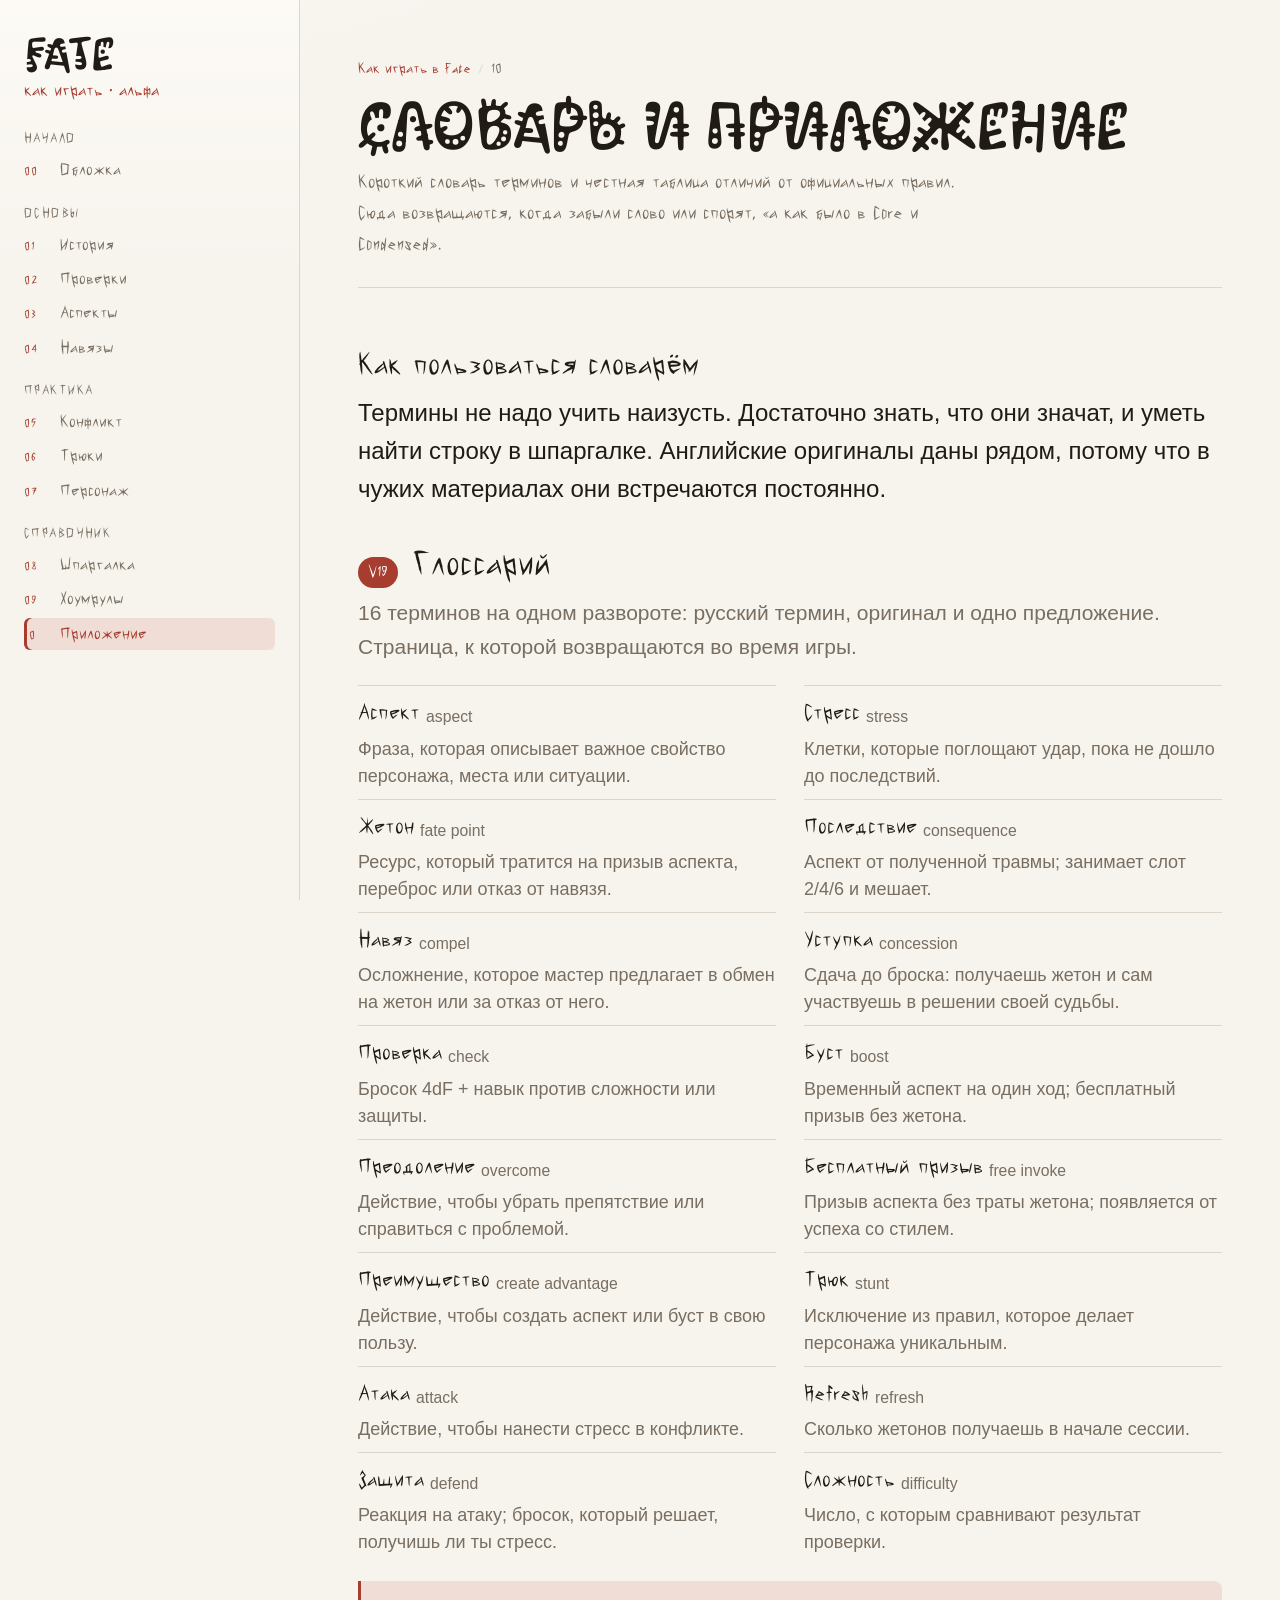
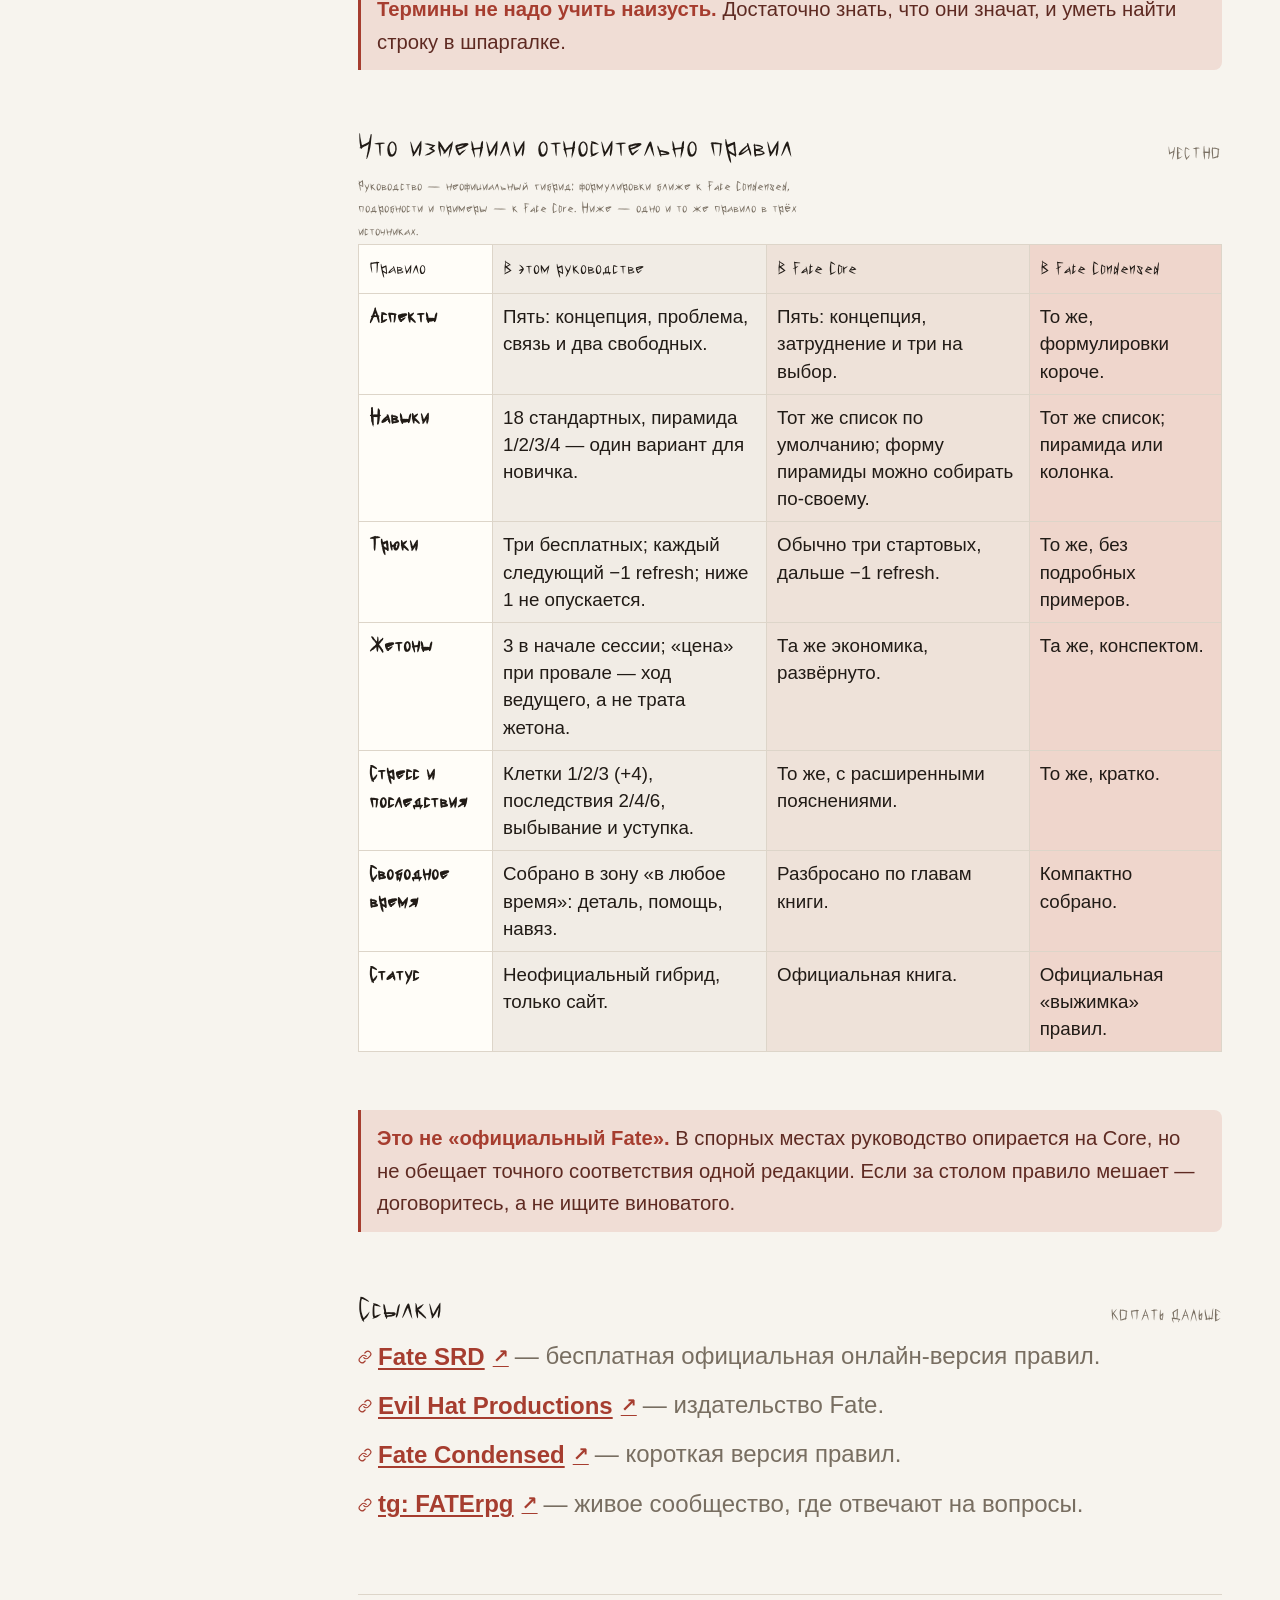
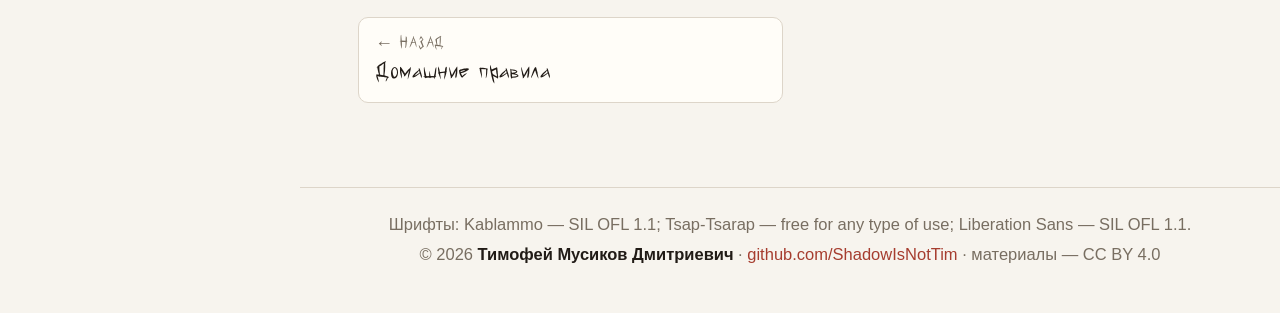
<file: pages/12-appendix.html>
<!doctype html>
<html lang="ru">
<head>
<meta charset="utf-8">
<meta name="viewport" content="width=device-width, initial-scale=1">
<title>Словарь и приложение — Как играть в Fate</title>
<link rel="stylesheet" href="../assets/css/base.css">
<link rel="stylesheet" href="../assets/css/layout.css">
<link rel="stylesheet" href="../assets/css/diagrams.css">
<link rel="stylesheet" href="./12-appendix.css">
<script src="../assets/js/nav-data.js" defer></script>
<script src="../assets/js/site.js" defer></script>
</head>
<body data-root="../" data-page="appendix">
<a class="skip-link" href="#content">К содержанию</a>

<div class="site-shell">
  <aside class="site-sidebar" id="site-sidebar" aria-label="Навигация по руководству"></aside>

  <main class="site-main" id="content">
    <header class="page-head">
      <p class="breadcrumb"><a href="../index.html">Как играть в Fate</a> <span class="sep">/</span> <span data-current-number>10</span></p>
      <h1 class="page-title">Словарь и приложение</h1>
      <p class="lead">Короткий словарь терминов и честная таблица отличий от официальных правил. Сюда возвращаются, когда забыли слово или спорят, «а как было в Core и Condensed».</p>
    </header>

    <section class="page-section" aria-labelledby="how-title">
      <div class="section-head"><h2 id="how-title">Как пользоваться словарём</h2></div>
      <div class="prose">
        <p>Термины не надо учить наизусть. Достаточно знать, что они значат, и уметь найти строку в шпаргалке. Английские оригиналы даны рядом, потому что в чужих материалах они встречаются постоянно.</p>
      </div>
    </section>

    <section class="diagram" id="v19">
      <div class="d-head"><span class="d-badge">V19</span><h2 class="d-title">Глоссарий</h2></div>
      <p class="d-kicker">16 терминов на одном развороте: русский термин, оригинал и одно предложение. Страница, к которой возвращаются во время игры.</p>
      <div class="glossary">
        <div class="glossary-col">
          <div class="term"><b>Аспект</b><span class="en">aspect</span><p>Фраза, которая описывает важное свойство персонажа, места или ситуации.</p></div>
          <div class="term"><b>Жетон</b><span class="en">fate point</span><p>Ресурс, который тратится на призыв аспекта, переброс или отказ от навязя.</p></div>
          <div class="term"><b>Навяз</b><span class="en">compel</span><p>Осложнение, которое мастер предлагает в обмен на жетон или за отказ от него.</p></div>
          <div class="term"><b>Проверка</b><span class="en">check</span><p>Бросок 4dF + навык против сложности или защиты.</p></div>
          <div class="term"><b>Преодоление</b><span class="en">overcome</span><p>Действие, чтобы убрать препятствие или справиться с проблемой.</p></div>
          <div class="term"><b>Преимущество</b><span class="en">create advantage</span><p>Действие, чтобы создать аспект или буст в свою пользу.</p></div>
          <div class="term"><b>Атака</b><span class="en">attack</span><p>Действие, чтобы нанести стресс в конфликте.</p></div>
          <div class="term"><b>Защита</b><span class="en">defend</span><p>Реакция на атаку; бросок, который решает, получишь ли ты стресс.</p></div>
        </div>
        <div class="glossary-col">
          <div class="term"><b>Стресс</b><span class="en">stress</span><p>Клетки, которые поглощают удар, пока не дошло до последствий.</p></div>
          <div class="term"><b>Последствие</b><span class="en">consequence</span><p>Аспект от полученной травмы; занимает слот 2/4/6 и мешает.</p></div>
          <div class="term"><b>Уступка</b><span class="en">concession</span><p>Сдача до броска: получаешь жетон и сам участвуешь в решении своей судьбы.</p></div>
          <div class="term"><b>Буст</b><span class="en">boost</span><p>Временный аспект на один ход; бесплатный призыв без жетона.</p></div>
          <div class="term"><b>Бесплатный призыв</b><span class="en">free invoke</span><p>Призыв аспекта без траты жетона; появляется от успеха со стилем.</p></div>
          <div class="term"><b>Трюк</b><span class="en">stunt</span><p>Исключение из правил, которое делает персонажа уникальным.</p></div>
          <div class="term"><b>Refresh</b><span class="en">refresh</span><p>Сколько жетонов получаешь в начале сессии.</p></div>
          <div class="term"><b>Сложность</b><span class="en">difficulty</span><p>Число, с которым сравнивают результат проверки.</p></div>
        </div>
      </div>
      <p class="note"><b>Термины не надо учить наизусть.</b> Достаточно знать, что они значат, и уметь найти строку в шпаргалке.</p>
    </section>

        <section class="page-section" aria-labelledby="diff-title">
      <div class="section-head"><h2 id="diff-title">Что изменили относительно правил</h2><span class="kicker">честно</span></div>
      <p class="lead" style="font-size:1rem">Руководство — неофициальный гибрид: формулировки ближе к Fate Condensed, подробности и примеры — к Fate Core. Ниже — одно и то же правило в трёх источниках.</p>
      <div class="table-wrap">
        <table class="matrix">
          <thead><tr><th>Правило</th><th>В этом руководстве</th><th>В Fate Core</th><th>В Fate Condensed</th></tr></thead>
          <tbody>
            <tr><td><b>Аспекты</b></td><td>Пять: концепция, проблема, связь и два свободных.</td><td>Пять: концепция, затруднение и три на выбор.</td><td>То же, формулировки короче.</td></tr>
            <tr><td><b>Навыки</b></td><td>18 стандартных, пирамида 1/2/3/4 — один вариант для новичка.</td><td>Тот же список по умолчанию; форму пирамиды можно собирать по-своему.</td><td>Тот же список; пирамида или колонка.</td></tr>
            <tr><td><b>Трюки</b></td><td>Три бесплатных; каждый следующий −1 refresh; ниже 1 не опускается.</td><td>Обычно три стартовых, дальше −1 refresh.</td><td>То же, без подробных примеров.</td></tr>
            <tr><td><b>Жетоны</b></td><td>3 в начале сессии; «цена» при провале — ход ведущего, а не трата жетона.</td><td>Та же экономика, развёрнуто.</td><td>Та же, конспектом.</td></tr>
            <tr><td><b>Стресс и последствия</b></td><td>Клетки 1/2/3 (+4), последствия 2/4/6, выбывание и уступка.</td><td>То же, с расширенными пояснениями.</td><td>То же, кратко.</td></tr>
            <tr><td><b>Свободное время</b></td><td>Собрано в зону «в любое время»: деталь, помощь, навяз.</td><td>Разбросано по главам книги.</td><td>Компактно собрано.</td></tr>
            <tr><td><b>Статус</b></td><td>Неофициальный гибрид, только сайт.</td><td>Официальная книга.</td><td>Официальная «выжимка» правил.</td></tr>
          </tbody>
        </table>
      </div>
    </section>

    <section class="page-section" aria-labelledby="not-title">
      <!-- <div class="section-head"><h2 id="not-title">Что не взяли</h2></div>
      <div class="prose">
        <ul>
          <li>Имена и роли участников записи.</li>
          <li>Стилизованный лист персонажа из ваншота — он красивый, но это другая система.</li>
          <li>Бинго аспектов, классы, «маг/мечник/друид».</li>
          <li>Раздел про печать и PDF: сайт только экранный.</li>
          <li>Чек-лист ведущего как отдельную страницу — вместо него краткие напоминания в главах.</li>
        </ul>
      </div> -->
      <p class="note"><b>Это не «официальный Fate».</b> В спорных местах руководство опирается на Core, но не обещает точного соответствия одной редакции. Если за столом правило мешает — договоритесь, а не ищите виноватого.</p>
    </section>

    <section class="page-section" aria-labelledby="links-title">
      <div class="section-head"><h2 id="links-title">Ссылки</h2><span class="kicker">копать дальше</span></div>
      <ul class="links-list">
        <li><a class="ext-link" href="https://fate-srd.com/" target="_blank" rel="noopener">Fate SRD</a><span class="muted">— бесплатная официальная онлайн-версия правил.</span></li>
        <li><a class="ext-link" href="https://evilhat.com/" target="_blank" rel="noopener">Evil Hat Productions</a><span class="muted">— издательство Fate.</span></li>
        <!-- <li><a class="ext-link" href="https://www.drivethrurpg.com/product/114903/Fate-Core-System" target="_blank" rel="noopener">Fate Core PDF</a><span class="muted">— полная книга на DriveThruRPG.</span></li> -->
        <li><a class="ext-link" href="https://evilhat.com/product/fate-condensed/" target="_blank" rel="noopener">Fate Condensed</a><span class="muted">— короткая версия правил.</span></li>
        <li><a class="ext-link" href="https://t.me/faterpg" target="_blank" rel="noopener">tg: FATErpg</a><span class="muted">— живое сообщество, где отвечают на вопросы.</span></li>
      </ul>
    </section>

    <nav class="page-pager" id="page-pager" aria-label="Страницы руководства"></nav>
  </main>
<footer class="site-footer" id="site-footer"></footer>
</div>
</body>
</html>
</file>
<file: assets/css/base.css>
/* ============================================================
   Fate — общая база
   Шрифты, палитра, типографика и мелкие общие компоненты.
   ============================================================ */

@font-face {
  font-family: "Kablammo";
  src: url("../../fonts/extracted/Kablammo-Regular.ttf") format("truetype");
  font-display: swap;
}

@font-face {
  font-family: "Tsap";
  src: url("../../fonts/extracted/Tsap-Tsarap.ttf") format("truetype");
  font-display: swap;
}

:root {
  --paper: #f7f4ee;
  --paper-2: #fffdf8;
  --ink: #211b16;
  --muted: #786e61;
  --line: #ddd5c9;
  --accent: #a63d2f;
  --accent-soft: #f0ddd5;
  --olive: #5b6b4a;
  --olive-soft: #e7ecdf;
  --sans: "Liberation Sans", "DejaVu Sans", Arial, sans-serif;
  --hand: "Tsap", "Liberation Sans", "DejaVu Sans", Arial, sans-serif;
  --display: "Kablammo", "Tsap", "Liberation Sans", sans-serif;
  --fs: 1.5;
}

* { box-sizing: border-box; }
[hidden] { display: none !important; }

html {
  scroll-behavior: smooth;
  background: var(--paper);
}

body {
  margin: 0;
  color: var(--ink);
  font-family: var(--sans);
  font-size: calc(16px * var(--fs));
  line-height: 1.6;
  background:
    radial-gradient(1100px 620px at 8% -8%, var(--paper-2) 0%, transparent 60%),
    var(--paper);
}

a {
  color: var(--accent);
  text-decoration-thickness: 1px;
  text-underline-offset: 3px;
}

a:hover { color: #7d2b21; }

h1, h2, h3, h4 {
  color: var(--ink);
}

p { margin: 0 0 1em; }

strong, b { font-weight: 700; }

figure { margin: 0; }

img { max-width: 100%; }

::selection {
  background: var(--accent-soft);
  color: var(--ink);
}

:focus-visible {
  outline: 2px solid var(--accent);
  outline-offset: 3px;
}

/* ---------- Общие текстовые утилиты ---------- */

.muted { color: var(--muted); }
.accent { color: var(--accent); }
.olive { color: var(--olive); }
.small { font-size: calc(12.5px * var(--fs)); line-height: 1.55; }
.visually-hidden {
  position: absolute !important;
  width: 1px;
  height: 1px;
  padding: 0;
  margin: -1px;
  overflow: hidden;
  clip: rect(0 0 0 0);
  white-space: nowrap;
  border: 0;
}

.prose {
  max-width: 72ch;
}

.prose p,
.prose ul,
.prose ol {
  margin: 0 0 1em;
}

.prose ul,
.prose ol {
  padding-left: 1.25em;
}

.prose li + li { margin-top: .25em; }

.prose h3 {
  margin: 1.4em 0 .35em;
  font-family: var(--hand);
  font-size: calc(22px * var(--fs));
  font-weight: 400;
  line-height: 1.2;
}

/* ---------- Мелкие компоненты ---------- */

.kicker {
  color: var(--muted);
  font-family: var(--hand);
  font-size: calc(12px * var(--fs));
  letter-spacing: .04em;
  text-transform: uppercase;
  line-height: 1.3;
}

.tag {
  display: inline-block;
  padding: 1px 8px;
  border: 1px solid var(--line);
  border-radius: 999px;
  color: var(--muted);
  font-size: calc(11px * var(--fs));
  line-height: 1.5;
  white-space: nowrap;
}

.tag--accent {
  border-color: rgba(166, 61, 47, .3);
  color: var(--accent);
  background: var(--accent-soft);
}

.tag--olive {
  border-color: #c9d3bc;
  color: var(--olive);
  background: var(--olive-soft);
}

.card {
  border: 1px solid var(--line);
  border-radius: 10px;
  background: var(--paper-2);
  padding: 18px;
}

.note {
  margin: 16px 0 0;
  padding: 12px 16px;
  border-left: 3px solid var(--accent);
  border-radius: 0 8px 8px 0;
  background: var(--accent-soft);
  color: #5e2a22;
  font-size: calc(13.5px * var(--fs));
  line-height: 1.6;
}

.note b { color: var(--accent); }

.note--olive {
  border-left-color: var(--olive);
  background: var(--olive-soft);
  color: #33452c;
}

.note--olive b { color: var(--olive); }

.example-line {
  margin: 16px 0 0;
  padding-top: 12px;
  border-top: 1px solid var(--line);
  color: var(--muted);
  font-size: calc(13px * var(--fs));
  line-height: 1.55;
}

.example-line b { color: var(--ink); font-weight: 600; }

.example-line .label,
.example .label {
  color: var(--accent);
  font-family: var(--hand);
  font-size: calc(15px * var(--fs));
  margin-right: 8px;
}

.example {
  display: flex;
  flex-wrap: wrap;
  gap: 8px 22px;
  margin-top: 18px;
  padding-top: 12px;
  border-top: 1px solid var(--line);
  color: var(--muted);
  font-size: calc(13px * var(--fs));
}

.example-card {
  margin-top: 16px;
  padding: 15px 18px;
  border: 1px solid var(--line);
  border-left: 3px solid var(--accent);
  border-radius: 0 10px 10px 0;
  background: var(--paper-2);
  color: var(--muted);
  font-size: calc(13.5px * var(--fs));
  line-height: 1.6;
}

.example-card b {
  color: var(--ink);
  font-weight: 600;
}

.example-card .kicker {
  display: block;
  margin-bottom: 4px;
}

.ui-button {
  appearance: none;
  display: inline-flex;
  align-items: center;
  gap: 6px;
  padding: 6px 14px;
  border: 1px solid var(--line);
  border-radius: 999px;
  background: var(--paper-2);
  color: var(--ink);
  font-family: var(--hand);
  font-size: calc(14px * var(--fs));
  line-height: 1.3;
  cursor: pointer;
  text-decoration: none;
}

.ui-button:hover {
  border-color: var(--accent);
  color: var(--accent);
}

.ui-button[aria-pressed="true"] {
  background: var(--accent);
  border-color: var(--accent);
  color: #fff;
}

.ui-button:disabled {
  opacity: .42;
  cursor: default;
}

.ui-button--primary {
  background: var(--accent);
  border-color: var(--accent);
  color: #fff;
}

.ui-button--primary:hover {
  background: #8f3126;
  border-color: #8f3126;
  color: #fff;
}

.toolbar {
  display: flex;
  flex-wrap: wrap;
  gap: 8px;
  align-items: center;
  margin: 0 0 14px;
}

.toolbar .muted { font-size: calc(12px * var(--fs)); }

figcaption {
  display: flex;
  justify-content: space-between;
  gap: 20px;
  margin-top: 12px;
  padding-top: 10px;
  border-top: 1px solid var(--line);
  color: var(--muted);
  font-family: var(--hand);
  font-size: calc(13px * var(--fs));
  line-height: 1.5;
}

figcaption span:last-child { text-align: right; }

.license {
  margin: 20px 0 0;
  padding-top: 14px;
  border-top: 1px solid var(--line);
  color: var(--muted);
  font-size: calc(10px * var(--fs));
  line-height: 1.5;
}

/* ---------- Сетки и карточки ---------- */

.grid-2 {
  display: grid;
  grid-template-columns: 1fr 1fr;
  gap: 14px;
}

.grid-3 {
  display: grid;
  grid-template-columns: repeat(3, 1fr);
  gap: 14px;
}

.grid-4 {
  display: grid;
  grid-template-columns: repeat(4, 1fr);
  gap: 12px;
}

.mini-card {
  padding: 14px 16px;
  border: 1px solid var(--line);
  border-radius: 10px;
  background: var(--paper-2);
}

.mini-card h3 {
  margin: 0 0 4px;
  font-family: var(--hand);
  font-size: calc(19px * var(--fs));
  font-weight: 400;
  line-height: 1.2;
}

.mini-card p {
  margin: 0;
  color: var(--muted);
  font-size: calc(12.5px * var(--fs));
  line-height: 1.55;
}

.mini-card--accent { border-top: 3px solid var(--accent); }
.mini-card--olive { border-top: 3px solid var(--olive); }
.mini-card--warm { border-top: 3px solid #b08b6b; }

/* ---------- Раскрывающиеся блоки ---------- */

.deep-dive {
  margin-top: 18px;
  border: 1px solid var(--line);
  border-radius: 10px;
  background: var(--paper-2);
  padding: 0 16px;
}

.deep-dive summary {
  padding: 12px 0;
  color: var(--accent);
  font-family: var(--hand);
  font-size: calc(15px * var(--fs));
  line-height: 1.4;
  cursor: pointer;
}

.deep-dive[open] summary {
  border-bottom: 1px solid var(--line);
}

.deep-dive > *:not(summary) {
  margin: 12px 0;
  color: var(--muted);
  font-size: calc(13px * var(--fs));
  line-height: 1.6;
}

.deep-dive b { color: var(--ink); font-weight: 600; }

/* ---------- Ссылки на шпаргалку ---------- */

.cheat-ref {
  display: inline-flex;
  flex-wrap: wrap;
  align-items: baseline;
  gap: 4px 7px;
  margin-top: 18px;
  padding: 7px 12px;
  border: 1px solid #c9d3bc;
  border-radius: 999px;
  background: var(--olive-soft);
  color: #33452c;
  font-size: calc(12px * var(--fs));
  line-height: 1.45;
}

.cheat-ref b {
  color: var(--olive);
  font-family: var(--hand);
  font-weight: 400;
}

.cheat-ref a { color: var(--olive); }

/* ---------- Служебное ---------- */

.skip-link {
  position: fixed;
  top: 8px;
  left: 8px;
  z-index: 100;
  transform: translateY(-200%);
  padding: 8px 14px;
  border: 1px solid var(--accent);
  border-radius: 8px;
  background: var(--paper-2);
  color: var(--accent);
  font-family: var(--hand);
  text-decoration: none;
}

.skip-link:focus { transform: translateY(0); }

@media (max-width: 980px) {
  .grid-2,
  .grid-3,
  .grid-4 { grid-template-columns: 1fr 1fr; }
}

@media (max-width: 700px) {
  .grid-2,
  .grid-3,
  .grid-4 { grid-template-columns: 1fr; }
}
</file>
<file: assets/css/layout.css>
/* ============================================================
   Fate — каркас сайта
   Боковая навигация, страницы, заголовки, диаграммные шапки.
   ============================================================ */

.site-shell {
  display: grid;
  grid-template-columns: 300px minmax(0, 1fr);
  max-width: 1500px;
  margin: 0 auto;
}

/* ---------- Боковая навигация ---------- */

.site-sidebar {
  position: sticky;
  top: 0;
  align-self: start;
  height: 100vh;
  overflow-y: auto;
  padding: 30px 24px 34px;
  border-right: 1px solid var(--line);
  background:
    linear-gradient(180deg, rgba(255, 253, 248, .65), transparent 32%),
    var(--paper);
}

.sidebar-inner {
  display: flex;
  min-height: 100%;
  flex-direction: column;
  gap: 24px;
}

.brand {
  display: block;
  color: var(--ink);
  text-decoration: none;
}

.brand-mark {
  display: block;
  font-family: var(--display);
  font-size: calc(31px * var(--fs));
  line-height: .95;
  letter-spacing: .005em;
}

.brand-sub {
  display: block;
  margin-top: 4px;
  color: var(--accent);
  font-family: var(--hand);
  font-size: calc(14px * var(--fs));
  line-height: 1.25;
}

.brand:hover .brand-mark { color: var(--accent); }

.site-nav {
  display: grid;
  gap: 16px;
}

.nav-group {
  display: grid;
  gap: 2px;
}

.nav-group-title {
  margin: 0 0 2px;
  color: var(--muted);
  font-family: var(--hand);
  font-size: calc(10.5px * var(--fs));
  letter-spacing: .09em;
  line-height: 1.4;
  text-transform: uppercase;
}

.site-nav a {
  display: grid;
  grid-template-columns: 28px 1fr;
  gap: 8px;
  align-items: baseline;
  padding: 3px 7px 3px 0;
  border-radius: 6px;
  color: var(--muted);
  font-family: var(--hand);
  font-size: calc(13px * var(--fs));
  line-height: 1.35;
  text-decoration: none;
}

.site-nav a:hover {
  color: var(--accent);
  background: rgba(240, 221, 213, .35);
}

.site-nav a .num {
  color: var(--accent);
  font-size: calc(10.5px * var(--fs));
  letter-spacing: .04em;
}

.site-nav a.is-active {
  color: var(--accent);
  background: var(--accent-soft);
  box-shadow: inset 3px 0 0 var(--accent);
}

.site-nav a.is-active .num { color: var(--accent); }

/* ---------- Основная колонка ---------- */

.site-main {
  min-width: 0;
  width: 100%;
  max-width: 1120px;
  padding: 56px 58px 84px;
}

.page-head {
  padding-bottom: 26px;
  border-bottom: 1px solid var(--line);
}

.breadcrumb {
  display: flex;
  flex-wrap: wrap;
  gap: 7px;
  align-items: baseline;
  margin: 0 0 10px;
  color: var(--muted);
  font-family: var(--hand);
  font-size: calc(12px * var(--fs));
  line-height: 1.4;
}

.breadcrumb a {
  color: var(--accent);
  text-decoration: none;
}

.breadcrumb a:hover { text-decoration: underline; }

.breadcrumb .sep { color: var(--line); }

.page-title {
  margin: 0 0 12px;
  font-family: var(--display);
  font-size: clamp(46px, 5.2vw, 82px);
  font-weight: 400;
  line-height: .98;
  letter-spacing: .003em;
}

.page-title--hand {
  font-family: var(--hand);
  font-size: clamp(42px, 4.6vw, 66px);
  line-height: 1.03;
}

.lead {
  max-width: 78ch;
  margin: 0;
  color: var(--muted);
  font-family: var(--hand);
  font-size: clamp(18px, 1.7vw, 24px);
  line-height: 1.42;
}

.lead b { color: var(--ink); font-weight: 400; }

/* ---------- Секции главы ---------- */

.page-section {
  margin-top: 58px;
  scroll-margin-top: 90px;
}

.page-section--tight { margin-top: 34px; }

.section-head {
  display: flex;
  flex-wrap: wrap;
  gap: 6px 12px;
  align-items: baseline;
  margin-bottom: 8px;
}

.section-head h2 {
  margin: 0;
  font-family: var(--hand);
  font-size: clamp(29px, 2.8vw, 40px);
  font-weight: 400;
  line-height: 1.1;
}

.section-head .kicker { margin-left: auto; }

.section-lead {
  max-width: 78ch;
  margin: 0 0 20px;
  color: var(--muted);
  font-size: calc(14px * var(--fs));
  line-height: 1.65;
}

.section-lead b { color: var(--ink); }

/* ---------- Диаграммная шапка (как в прототипе) ---------- */

.diagram {
  margin-top: 34px;
  scroll-margin-top: 90px;
}

.d-head {
  display: flex;
  align-items: baseline;
  flex-wrap: wrap;
  gap: 8px 14px;
  margin-bottom: 6px;
}

.d-badge {
  display: inline-flex;
  align-items: center;
  padding: 2px 10px;
  border-radius: 999px;
  background: var(--accent);
  color: #fff;
  font-family: var(--hand);
  font-size: calc(13px * var(--fs));
  line-height: 1.4;
}

.d-title {
  margin: 0;
  font-family: var(--hand);
  font-size: clamp(28px, 3.2vw, 42px);
  font-weight: 400;
  line-height: 1.05;
}

.info-wrap {
  position: relative;
  display: inline-flex;
  align-self: center;
}

.info-toggle {
  display: inline-flex;
  align-items: center;
  justify-content: center;
  width: calc(18px * var(--fs));
  height: calc(18px * var(--fs));
  padding: 0;
  border: 1px solid var(--line);
  border-radius: 50%;
  background: transparent;
  color: var(--muted);
  font-family: Georgia, serif;
  font-size: calc(11px * var(--fs));
  font-style: italic;
  line-height: 1;
  cursor: pointer;
}

.info-toggle:hover,
.info-toggle[aria-expanded="true"] {
  border-color: var(--accent);
  background: #fff;
  color: var(--accent);
}

.info-toggle:focus-visible {
  outline: 2px solid var(--accent);
  outline-offset: 2px;
}

.info-popover {
  position: absolute;
  top: calc(100% + 8px);
  left: 50%;
  z-index: 30;
  width: min(320px, calc(100vw - 56px));
  padding: 12px 14px;
  border: 1px solid var(--line);
  border-radius: 8px;
  background: var(--paper-2);
  box-shadow: 0 14px 30px rgba(33, 27, 22, .14);
  color: var(--ink);
  font-size: calc(12px * var(--fs));
  line-height: 1.5;
  transform: translateX(-50%);
}

.info-popover[hidden] { display: none; }

.info-popover p { margin: 0; }

.info-popover p + p { margin-top: 6px; }

.d-kicker {
  max-width: 88ch;
  margin: 8px 0 22px;
  color: var(--muted);
  font-size: calc(14px * var(--fs));
  line-height: 1.6;
}

.d-kicker b { color: var(--ink); font-weight: 600; }

/* ---------- Двухколоночные блоки ---------- */

.split { display: block; }

.side {
  margin: 4px 0 0;
  color: var(--muted);
  font-size: calc(14px * var(--fs));
  line-height: 1.65;
}

.side b { color: var(--ink); font-weight: 600; }

/* ---------- Подвал и пагинация ---------- */

.page-pager {
  display: grid;
  grid-template-columns: 1fr 1fr;
  gap: 14px;
  margin-top: 70px;
  padding-top: 22px;
  border-top: 1px solid var(--line);
}

.pager-link {
  display: grid;
  gap: 2px;
  padding: 13px 16px;
  border: 1px solid var(--line);
  border-radius: 10px;
  background: var(--paper-2);
  color: var(--ink);
  text-decoration: none;
}

.pager-link:hover {
  border-color: var(--accent);
  color: var(--accent);
}

.pager-link .kicker { color: var(--muted); }
.pager-link b {
  font-family: var(--hand);
  font-size: calc(18px * var(--fs));
  font-weight: 400;
  line-height: 1.2;
}

.pager-link--next { text-align: right; }
.pager-link--empty { visibility: hidden; }

.site-shell > .site-footer {
  grid-column: 2;
  align-self: start;
  margin: 0;
  max-width: none;
  text-align: center;
}

.site-footer {
  max-width: 1500px;
  margin: 0 auto;
  padding: 24px 58px 40px;
  border-top: 1px solid var(--line);
  color: var(--muted);
  font-size: calc(11px * var(--fs));
  line-height: 1.55;
}

.site-footer p { margin: 0 0 5px; }
.site-footer b { color: var(--ink); }
.site-footer a { color: var(--accent); text-decoration: none; }
.site-footer a:hover { text-decoration: underline; }

/* ---------- Адаптивность ---------- */

@media (max-width: 1100px) {
  .site-shell { grid-template-columns: 260px minmax(0, 1fr); }
  .site-sidebar { padding: 26px 18px 28px; }
  .site-main { padding: 46px 36px 70px; }
}

@media (max-width: 900px) {
  .site-shell { display: block; }

  .site-sidebar {
    position: sticky;
    top: 0;
    z-index: 30;
    height: auto;
    max-height: none;
    overflow: visible;
    padding: 10px 18px 9px;
    border-right: 0;
    border-bottom: 1px solid var(--line);
    background: rgba(247, 244, 238, .96);
    backdrop-filter: blur(8px);
  }

  .sidebar-inner {
    display: block;
    min-height: 0;
  }

  .brand {
    display: flex;
    gap: 10px;
    align-items: baseline;
    margin-bottom: 7px;
  }

  .brand-mark { font-size: calc(21px * var(--fs)); }
  .brand-sub { margin: 0; font-size: calc(11px * var(--fs)); }

  .site-nav {
    display: flex;
    gap: 4px;
    overflow-x: auto;
    padding-bottom: 3px;
    scrollbar-width: thin;
  }

  .nav-group {
    display: flex;
    gap: 4px;
    align-items: center;
  }

  .nav-group-title { display: none; }

  .site-nav a {
    display: inline-flex;
    gap: 5px;
    flex: 0 0 auto;
    padding: 3px 8px;
    border: 1px solid var(--line);
    border-radius: 999px;
    background: var(--paper-2);
    font-size: calc(11px * var(--fs));
    white-space: nowrap;
  }

  .site-nav a.is-active {
    box-shadow: none;
    border-color: var(--accent);
    background: var(--accent);
    color: #fff;
  }

  .site-nav a.is-active .num { color: #f0ddd5; }

  .site-nav a .num { font-size: calc(9px * var(--fs)); }

  .site-main {
    max-width: none;
    padding: 34px 24px 58px;
  }

  .site-footer { padding: 20px 24px 34px; }
}

@media (max-width: 700px) {
  .site-main { padding: 28px 18px 46px; }
  .site-footer { padding: 18px 18px 30px; }
  .page-pager { grid-template-columns: 1fr; }
  .pager-link--next { text-align: left; }
  .page-title { font-size: clamp(40px, 11vw, 62px); }
  .page-title--hand { font-size: clamp(36px, 10vw, 52px); }
}
</file>
<file: home.css>
/* Обложка сайта. Локальные стили только для index.html. */

.cover-hero {
  display: grid;
  grid-template-columns: minmax(0, 1.2fr) minmax(260px, .8fr);
  gap: 42px;
  align-items: center;
  padding: 24px 0 46px;
}

.cover-kicker {
  display: flex;
  flex-wrap: wrap;
  gap: 8px;
  margin-bottom: 16px;
}

.cover-title {
  margin: 0;
  font-family: var(--display);
  font-size: clamp(64px, 8.6vw, 124px);
  font-weight: 400;
  line-height: .9;
  letter-spacing: .002em;
}

.cover-title span { display: block; }

.cover-sub {
  max-width: 54ch;
  margin: 22px 0 0;
  color: var(--muted);
  font-family: var(--hand);
  font-size: clamp(19px, 1.9vw, 27px);
  line-height: 1.4;
}

.cover-sub b { color: var(--ink); font-weight: 400; }

.cover-actions {
  display: flex;
  flex-wrap: wrap;
  gap: 10px;
  margin-top: 26px;
}

.cover-actions .ui-button {
  padding: 9px 18px;
  font-size: calc(15px * var(--fs));
}

.cover-dice {
  display: grid;
  grid-template-columns: 1fr 1fr;
  gap: 12px;
  max-width: 310px;
  margin-left: auto;
  transform: rotate(-2deg);
}

.die-big {
  display: flex;
  flex-direction: column;
  align-items: center;
  justify-content: center;
  aspect-ratio: 1;
  border: 1px solid var(--line);
  border-radius: 14px;
  background: var(--paper-2);
  box-shadow: 0 10px 26px rgba(33, 27, 22, .07);
}

.die-big:nth-child(2) { transform: translateY(12px) rotate(3deg); }
.die-big:nth-child(3) { transform: translateY(-6px) rotate(2deg); }
.die-big:nth-child(4) { transform: translateY(6px) rotate(-3deg); }

.die-big b {
  font-family: var(--display);
  font-size: clamp(40px, 4.5vw, 68px);
  font-weight: 400;
  line-height: 1;
}

.die-big span {
  margin-top: 4px;
  color: var(--muted);
  font-family: var(--hand);
  font-size: calc(11px * var(--fs));
  line-height: 1.2;
}

.die-big--plus b { color: var(--olive); }
.die-big--minus b { color: var(--accent); }
.die-big--zero b { color: var(--muted); }

.cover-route {
  display: grid;
  grid-template-columns: repeat(3, 1fr);
  gap: 12px;
  margin-top: 16px;
}

.cover-route .mini-card {
  display: flex;
  flex-direction: column;
  gap: 5px;
  text-decoration: none;
  color: inherit;
}

.cover-route .mini-card:hover {
  border-color: var(--accent);
}

.cover-route .mini-card:hover h3 { color: var(--accent); }

.cover-route .num {
  color: var(--accent);
  font-family: var(--hand);
  font-size: calc(12px * var(--fs));
}

.cover-route p { flex: 1; }

.cover-route .go {
  color: var(--accent);
  font-family: var(--hand);
  font-size: calc(13px * var(--fs));
  line-height: 1.3;
}

.cover-strip {
  display: flex;
  flex-wrap: wrap;
  gap: 8px;
  margin-top: 18px;
}

@media (max-width: 980px) {
  .cover-hero {
    grid-template-columns: 1fr;
    gap: 28px;
    padding-top: 6px;
  }

  .cover-dice {
    max-width: 260px;
    margin: 0;
    transform: none;
  }

  .die-big:nth-child(n) { transform: none; }

  .cover-route { grid-template-columns: 1fr; }
}
</file>
<file: assets/css/diagrams.css>
/* ============================================================
   Fate — схемы и интерактив
   Стили перенесены из mockups/all-diagrams.html (стиль D).
   ============================================================ */

/* ---------- V1 — карта ---------- */

.map-layout {
  display: grid;
  grid-template-columns: 1.55fr .85fr;
  gap: 40px;
  align-items: start;
}

.metro { position: relative; margin-top: 4px; }

.metro::before {
  content: "";
  position: absolute;
  left: 27px;
  top: 20px;
  bottom: 28px;
  width: 2px;
  background: var(--line);
}

.station {
  position: relative;
  display: grid;
  grid-template-columns: 56px 1fr;
  gap: 18px;
  padding: 12px 0;
  color: inherit;
  text-decoration: none;
}

.station:hover .station-dot {
  border-color: var(--accent);
  color: var(--accent);
}

.station:hover h3 { color: var(--accent); }

.station-dot {
  position: relative;
  z-index: 1;
  display: flex;
  align-items: center;
  justify-content: center;
  width: 54px;
  height: 54px;
  border: 1px solid var(--line);
  border-radius: 50%;
  background: var(--paper-2);
  color: var(--accent);
  font-family: var(--hand);
  font-size: calc(18px * var(--fs));
}

.station:first-child .station-dot {
  background: var(--accent);
  border-color: var(--accent);
  color: #fff;
}

.station h3 {
  margin: 0;
  font-family: var(--hand);
  font-size: calc(22px * var(--fs));
  font-weight: 400;
  line-height: 1.2;
}

.station p {
  margin: 2px 0 0;
  color: var(--muted);
  font-size: calc(13.5px * var(--fs));
  line-height: 1.5;
}

.metro-return {
  margin: 2px 0 0 78px;
  color: var(--accent);
  font-family: var(--hand);
  font-size: calc(16px * var(--fs));
  line-height: 1.4;
}

.side-card {
  background: var(--accent-soft);
  border: 1px solid rgba(166, 61, 47, .18);
  border-radius: 10px;
  padding: 18px;
}

.side-card h3 {
  margin: 0 0 6px;
  font-family: var(--hand);
  font-size: calc(21px * var(--fs));
  font-weight: 400;
  color: #7d2b21;
}

.side-card p {
  margin: 0;
  color: #5e2a22;
  font-size: calc(13.5px * var(--fs));
  line-height: 1.6;
}

.side-card p + p { margin-top: 10px; }

/* ---------- V1.1 — пульт ---------- */

.pult {
  display: grid;
  grid-template-columns: repeat(3, 1fr);
  gap: 14px;
}

.pult-card {
  border: 1px solid var(--line);
  border-radius: 10px;
  background: var(--paper-2);
  padding: 16px;
}

.pult-card h3 {
  margin: 0 0 4px;
  font-family: var(--hand);
  font-size: calc(21px * var(--fs));
  font-weight: 400;
}

.pult-card > p {
  margin: 0 0 8px;
  color: var(--muted);
  font-size: calc(12.5px * var(--fs));
  line-height: 1.5;
}

.pult-list {
  display: flex;
  flex-wrap: wrap;
  gap: 5px;
}

.pult-list span {
  padding: 2px 8px;
  border: 1px solid var(--line);
  border-radius: 999px;
  font-size: calc(11px * var(--fs));
  line-height: 1.5;
  color: var(--muted);
}

.pult-card:nth-child(1) { border-top: 3px solid var(--accent); }
.pult-card:nth-child(2) { border-top: 3px solid #b08b6b; }
.pult-card:nth-child(3) { border-top: 3px solid var(--olive); }

.pult-flow {
  display: flex;
  flex-wrap: wrap;
  align-items: center;
  gap: 6px 10px;
  margin-top: 18px;
  color: var(--muted);
  font-family: var(--hand);
  font-size: calc(15px * var(--fs));
  line-height: 1.4;
}

.pult-flow b { color: var(--ink); font-weight: 400; }
.pult-flow i { color: var(--accent); font-style: normal; }

/* ---------- V2 — поток ---------- */

figure svg {
  display: block;
  width: 100%;
  height: auto;
  overflow: visible;
}

.steps {
  display: flex;
  flex-wrap: wrap;
  gap: 18px;
  margin: 0 0 16px;
}

.step {
  appearance: none;
  border: 0;
  border-bottom: 1px solid transparent;
  background: none;
  padding: 0 0 2px;
  color: var(--muted);
  font-family: var(--hand);
  font-size: calc(16px * var(--fs));
  line-height: 1.2;
  cursor: pointer;
}

.step.is-active {
  color: var(--accent);
  border-bottom-color: var(--accent);
}

.step-caption {
  min-height: 2.6em;
  margin: 10px 0 0;
  color: var(--muted);
  font-size: calc(13px * var(--fs));
  line-height: 1.5;
}

#narrative svg * { transition: opacity .3s ease, stroke .3s ease; }

#narrative[data-step="0"] #n-card,
#narrative[data-step="0"] #n-pill,
#narrative[data-step="0"] #n-connector { opacity: .5; }

#narrative[data-step="1"] #n-gap { stroke: var(--accent); }

#narrative[data-step="2"] #n-left,
#narrative[data-step="2"] #n-right { opacity: .4; }

#narrative[data-step="2"] #n-connector { opacity: 1; }

#narrative[data-step="3"] #n-right { stroke: var(--olive); }

#narrative[data-step="3"] #n-card,
#narrative[data-step="3"] #n-pill,
#narrative[data-step="3"] #n-connector { opacity: .45; }

#narrative[data-step="3"] #n-gap { stroke: var(--line); }

.pills {
  display: grid;
  grid-template-columns: repeat(3, 1fr);
  gap: 10px;
  margin-top: 18px;
}

.pill-note {
  padding: 8px 14px;
  border: 1px solid var(--line);
  border-radius: 999px;
  background: var(--paper-2);
  color: var(--muted);
  font-size: calc(12px * var(--fs));
  line-height: 1.4;
  text-align: center;
}

.pill-note b { color: var(--ink); font-weight: 600; }

/* ---------- V3 — бросок ---------- */

.formula {
  display: grid;
  grid-template-columns: 1fr auto 1fr auto 1.35fr auto 1.1fr;
  align-items: stretch;
  margin-top: 24px;
}

.formula--simple {
  grid-template-columns: 1fr auto 1fr auto 1.15fr;
}

.f-term {
  padding: 0 18px;
  border-left: 1px solid var(--line);
}

.f-term:first-child {
  border-left: 0;
  padding-left: 0;
}

.f-term:last-child { padding-right: 0; }

.f-label {
  color: var(--muted);
  font-family: var(--hand);
  font-size: calc(17px * var(--fs));
  line-height: 1.2;
}

.f-value {
  margin-top: 6px;
  font-size: calc(24px * var(--fs));
  line-height: 1.1;
  letter-spacing: -.02em;
}

.f-sub {
  margin-top: 4px;
  color: var(--muted);
  font-size: calc(12px * var(--fs));
  line-height: 1.4;
}

.f-op {
  align-self: center;
  padding: 0 14px;
  color: var(--muted);
  font-size: calc(22px * var(--fs));
}

.f-result .f-value,
.f-result .f-label { color: var(--olive); }

.f-result .f-value.is-fail { color: var(--accent); }
.f-result .f-value.is-tie { color: var(--muted); }

.aspects {
  display: flex;
  flex-wrap: wrap;
  gap: 5px;
  margin-top: 7px;
}

.aspect {
  padding: 3px 8px;
  border: 1px solid rgba(166, 61, 47, .28);
  border-radius: 999px;
  background: var(--accent-soft);
  color: #7d2b21;
  font-family: inherit;
  font-size: calc(11px * var(--fs));
  line-height: 1.3;
  white-space: nowrap;
  appearance: none;
  cursor: pointer;
}

.aspect[aria-pressed="true"] {
  background: var(--accent);
  border-color: var(--accent);
  color: #fff;
}

.aspect--reroll[aria-pressed="true"] {
  background: var(--olive);
  border-color: var(--olive);
  color: #fff;
}

.dice-row {
  display: flex;
  flex-wrap: wrap;
  gap: 5px;
  margin-top: 7px;
}

.die {
  display: inline-flex;
  align-items: center;
  justify-content: center;
  width: 34px;
  height: 34px;
  border: 1px solid var(--line);
  border-radius: 6px;
  background: rgba(255, 255, 255, .35);
  font-size: calc(13px * var(--fs));
  line-height: 1;
}

.die--plus { color: var(--olive); border-color: #c9d3bc; }
.die--minus { color: var(--accent); border-color: #e3c4bc; }

.roll {
  appearance: none;
  margin-top: 7px;
  padding: 0 0 1px;
  border: 0;
  border-bottom: 1px solid var(--accent);
  background: none;
  color: var(--accent);
  font-family: var(--hand);
  font-size: calc(15px * var(--fs));
  line-height: 1.2;
  cursor: pointer;
}

.inline-select {
  padding: 0 2px;
  border: 0;
  border-bottom: 1px solid var(--line);
  background: transparent;
  color: inherit;
  font: inherit;
  font-size: calc(24px * var(--fs));
  line-height: 1.1;
  cursor: pointer;
}

.inline-select--small {
  padding: 0 1px;
  font-size: calc(12px * var(--fs));
  line-height: 1.3;
}

.is-fail { color: var(--accent); }
.is-tie { color: var(--muted); }
.is-success, .is-style { color: var(--olive); }

.calc-extra {
  display: grid;
  grid-template-columns: 1.15fr .85fr;
  gap: 34px;
  margin-top: 30px;
  align-items: start;
}

.hist {
  display: flex;
  align-items: flex-end;
  gap: 5px;
  height: 158px;
  padding-top: 6px;
  border-bottom: 1px solid var(--line);
}

.hist-col {
  flex: 1;
  display: flex;
  flex-direction: column;
  justify-content: flex-end;
  align-items: center;
  height: 100%;
}

.hist-fill {
  width: 100%;
  min-height: 3px;
  border: 1px solid rgba(166, 61, 47, .22);
  border-radius: 3px 3px 0 0;
  background: var(--accent-soft);
}

.hist-fill.is-center {
  background: var(--accent);
  border-color: var(--accent);
}

.hist-label {
  margin-top: 5px;
  color: var(--muted);
  font-size: calc(11px * var(--fs));
  line-height: 1;
}

.scale {
  display: grid;
  grid-template-columns: 1fr auto 1fr;
  gap: 12px;
  align-items: stretch;
}

.scale-card {
  padding: 12px 10px;
  border: 1px solid var(--line);
  border-radius: 8px;
  background: var(--paper-2);
  text-align: center;
}

.scale-card span {
  display: block;
  color: var(--muted);
  font-size: calc(11px * var(--fs));
  line-height: 1.4;
}

.scale-card b {
  display: block;
  margin-top: 3px;
  font-family: var(--hand);
  font-size: 26px;
  font-weight: 400;
  line-height: 1.1;
}

.scale-vs {
  align-self: center;
  color: var(--muted);
  font-family: var(--hand);
  font-size: calc(15px * var(--fs));
}

.scale-result {
  margin-top: 12px;
  padding: 8px 10px;
  border-radius: 8px;
  background: var(--olive-soft);
  color: var(--olive);
  font-family: var(--hand);
  font-size: calc(15px * var(--fs));
  text-align: center;
  line-height: 1.4;
}

.scale-result.is-fail {
  background: var(--accent-soft);
  color: var(--accent);
}

.scale-result.is-tie {
  border: 1px solid var(--line);
  background: var(--paper-2);
  color: var(--muted);
}

.static-diff {
  color: var(--accent);
  font-family: var(--hand);
  border-bottom: 2px solid var(--accent-soft);
}

/* ---------- V5 — пирамида ---------- */

.pyramid-wrap {
  display: grid;
  grid-template-columns: .9fr 1.25fr;
  gap: 34px;
  align-items: start;
}

.pyramid {
  display: flex;
  flex-direction: column;
  gap: 6px;
  align-items: center;
}

.pyr-row {
  display: flex;
  justify-content: center;
  gap: 6px;
}

.pyr-block {
  width: 70px;
  padding: 9px 0;
  border: 1px solid var(--line);
  border-radius: 6px;
  background: var(--paper-2);
  color: var(--ink);
  font-family: var(--hand);
  font-size: calc(18px * var(--fs));
  line-height: 1.2;
  text-align: center;
}

.pyr-row:first-child .pyr-block {
  background: var(--accent);
  border-color: var(--accent);
  color: #fff;
}

.skill-groups { display: grid; gap: 14px; }

.skill-group h4 {
  margin: 0 0 5px;
  color: var(--muted);
  font-family: var(--hand);
  font-size: calc(15px * var(--fs));
  font-weight: 400;
}

.chips {
  display: flex;
  flex-wrap: wrap;
  gap: 4px;
}

.chip {
  padding: 2px 7px;
  border: 1px solid var(--line);
  border-radius: 999px;
  background: var(--paper-2);
  color: var(--ink);
  font-size: calc(11px * var(--fs));
  line-height: 1.5;
}

.example-pyr {
  margin-top: 22px;
  border-top: 1px solid var(--line);
  padding-top: 12px;
}

.ex-row {
  display: grid;
  grid-template-columns: 42px 1fr;
  gap: 10px;
  padding: 5px 0;
  border-top: 1px solid var(--line);
  font-size: calc(12.5px * var(--fs));
  line-height: 1.5;
}

.ex-row:first-child { border-top: 0; }

.ex-val {
  color: var(--accent);
  font-family: var(--hand);
  font-size: calc(16px * var(--fs));
}

.ex-names { color: var(--muted); }

/* ---------- V6 — действия ---------- */

.actions {
  display: grid;
  grid-template-columns: repeat(4, 1fr);
  gap: 12px;
}

.action-card {
  display: flex;
  flex-direction: column;
  gap: 8px;
  padding: 16px;
  border: 1px solid var(--line);
  border-radius: 10px;
  background: var(--paper-2);
}

.action-icon {
  width: 36px;
  height: 36px;
  color: var(--accent);
}

.action-card h3 {
  margin: 0;
  font-family: var(--hand);
  font-size: calc(20px * var(--fs));
  font-weight: 400;
  line-height: 1.15;
}

.action-card p {
  margin: 0;
  color: var(--muted);
  font-size: calc(12.5px * var(--fs));
  line-height: 1.5;
}

.action-meta {
  margin-top: auto;
  padding-top: 8px;
  border-top: 1px solid var(--line);
  color: var(--muted);
  font-size: calc(11.5px * var(--fs));
  line-height: 1.5;
}

.action-meta b { color: var(--ink); font-weight: 600; }

.action-flow {
  display: flex;
  flex-wrap: wrap;
  gap: 6px 10px;
  margin-top: 18px;
  color: var(--muted);
  font-size: calc(12.5px * var(--fs));
  line-height: 1.5;
}

.action-flow span {
  padding: 4px 9px;
  border: 1px solid var(--line);
  border-radius: 999px;
  background: var(--paper-2);
}

.action-flow i { color: var(--accent); font-style: normal; }

/* ---------- V7 — матрица ---------- */

.table-wrap { overflow-x: auto; }

.matrix {
  width: 100%;
  min-width: 760px;
  border-collapse: collapse;
}

.matrix th,
.matrix td {
  padding: 9px 10px;
  border: 1px solid var(--line);
  vertical-align: top;
  text-align: left;
  font-size: calc(12.5px * var(--fs));
  line-height: 1.45;
}

.matrix th {
  background: var(--paper-2);
  font-family: var(--hand);
  font-size: calc(14px * var(--fs));
  font-weight: 400;
}

.matrix td:first-child {
  background: var(--paper-2);
  font-family: var(--hand);
  font-size: calc(15px * var(--fs));
  line-height: 1.25;
}

.matrix th:nth-child(2),
.matrix td:nth-child(2) { background: #f1ece5; }

.matrix th:nth-child(3),
.matrix td:nth-child(3) { background: #eee2d9; }

.matrix th:nth-child(4),
.matrix td:nth-child(4) { background: #efd6cc; }

.matrix th:nth-child(5),
.matrix td:nth-child(5) { background: #e3b8aa; }

.matrix tr.is-active td {
  outline: 2px solid var(--accent);
  outline-offset: -2px;
}

.matrix .ok { color: #355f46; }
.matrix .bad { color: var(--accent); }

.legend-dots {
  display: flex;
  flex-wrap: wrap;
  gap: 12px;
  align-items: center;
  margin: 0 0 12px;
  color: var(--muted);
  font-size: calc(11.5px * var(--fs));
}

.legend-dots i {
  display: inline-block;
  width: 12px;
  height: 12px;
  margin-right: 5px;
  border: 1px solid var(--line);
  border-radius: 3px;
  vertical-align: -2px;
}

/* ---------- V8 — рычаг ---------- */

.lever {
  display: grid;
  grid-template-columns: 1fr 38px 1.15fr 38px 1fr;
  gap: 8px;
  align-items: center;
}

.lever-side {
  padding: 15px;
  border: 1px solid var(--line);
  border-radius: 10px;
  background: var(--paper-2);
}

.lever-side h3 {
  margin: 0 0 4px;
  font-family: var(--hand);
  font-size: calc(20px * var(--fs));
  font-weight: 400;
}

.lever-side p {
  margin: 0;
  color: var(--muted);
  font-size: calc(12.5px * var(--fs));
  line-height: 1.55;
}

.lever-side .tag { margin-bottom: 6px; }

.lever-arrow {
  color: var(--accent);
  font-family: var(--hand);
  font-size: 32px;
  line-height: 1;
  text-align: center;
}

.lever-center {
  padding: 22px 14px;
  border: 1px solid var(--accent);
  border-radius: 12px;
  background: var(--accent-soft);
  text-align: center;
}

.lever-center .kicker { color: #7d2b21; }

.lever-center .sticker {
  margin: 4px 0 6px;
  color: #7d2b21;
  font-family: var(--hand);
  font-size: 26px;
  line-height: 1.1;
}

.lever-center .tag {
  background: rgba(255, 255, 255, .45);
  border-color: rgba(166, 61, 47, .25);
  color: #7d2b21;
}

.free-invoke {
  display: flex;
  flex-wrap: wrap;
  gap: 10px 16px;
  align-items: center;
  margin-top: 14px;
  padding: 11px 15px;
  border: 1px solid #c9d3bc;
  border-radius: 10px;
  background: var(--olive-soft);
  color: #33452c;
  font-size: calc(12.5px * var(--fs));
  line-height: 1.5;
}

.free-invoke b {
  color: var(--olive);
  font-family: var(--hand);
  font-size: calc(15px * var(--fs));
  font-weight: 400;
}

/* ---------- V9 — экономика ---------- */

.eco-svg {
  display: block;
  width: 100%;
  height: auto;
}

.eco-notes {
  display: grid;
  grid-template-columns: 1fr 1fr;
  gap: 12px;
  margin-top: 12px;
}

/* ---------- V10 — навяз ---------- */

.compel-offer {
  max-width: 680px;
  margin: 0 auto;
  padding: 16px 20px;
  border: 1px solid var(--accent);
  border-radius: 10px;
  background: var(--paper-2);
  text-align: center;
}

.compel-offer .quote {
  margin: 4px 0 0;
  color: var(--accent);
  font-family: var(--hand);
  font-size: calc(21px * var(--fs));
  line-height: 1.35;
}

.branch {
  display: block;
  width: 100%;
  max-width: 760px;
  height: auto;
  margin: -1px auto -4px;
}

.branch-grid {
  display: grid;
  grid-template-columns: 1fr 1fr;
  gap: 14px;
  max-width: 820px;
  margin: 0 auto;
}

.compel-card {
  padding: 16px;
  border: 1px solid var(--line);
  border-radius: 10px;
  background: var(--paper-2);
}

.compel-card h3 {
  margin: 0 0 2px;
  font-family: var(--hand);
  font-size: calc(22px * var(--fs));
  font-weight: 400;
}

.compel-card .big {
  font-family: var(--hand);
  font-size: 26px;
  line-height: 1.1;
}

.compel-card p {
  margin: 6px 0 0;
  color: var(--muted);
  font-size: calc(12.5px * var(--fs));
  line-height: 1.55;
}

.compel-card--yes { border-top: 3px solid var(--olive); }
.compel-card--yes .big { color: var(--olive); }
.compel-card--no { border-top: 3px solid var(--accent); }
.compel-card--no .big { color: var(--accent); }

.self-compel {
  margin-top: 16px;
  padding: 14px 18px;
  border: 1px dashed var(--olive);
  border-radius: 10px;
  background: var(--olive-soft);
  color: #33452c;
}

.self-compel h3 {
  margin: 0 0 3px;
  color: var(--olive);
  font-family: var(--hand);
  font-size: calc(20px * var(--fs));
  font-weight: 400;
}

.self-compel p {
  margin: 0;
  font-size: calc(12.5px * var(--fs));
  line-height: 1.55;
}

.caveat {
  margin-top: 16px;
  padding: 13px 16px;
  border-left: 3px solid var(--accent);
  background: var(--accent-soft);
  border-radius: 0 8px 8px 0;
  color: #5e2a22;
  font-size: calc(12.5px * var(--fs));
  line-height: 1.6;
}

.caveat b { color: var(--accent); }

/* ---------- V11 — раунд ---------- */

.timeline {
  display: flex;
  align-items: stretch;
}

.tl-step {
  flex: 1;
  min-width: 0;
  padding: 13px;
  border: 1px solid var(--line);
  background: var(--paper-2);
}

.tl-step:first-child { border-radius: 10px 0 0 10px; }
.tl-step:last-child { border-radius: 0 10px 10px 0; }

.tl-num {
  display: inline-flex;
  align-items: center;
  justify-content: center;
  width: 23px;
  height: 23px;
  margin-bottom: 6px;
  border-radius: 50%;
  background: var(--accent-soft);
  color: var(--accent);
  font-family: var(--hand);
  font-size: calc(12px * var(--fs));
}

.tl-step h3 {
  margin: 0 0 3px;
  font-family: var(--hand);
  font-size: calc(17px * var(--fs));
  font-weight: 400;
  line-height: 1.2;
}

.tl-step p {
  margin: 0;
  color: var(--muted);
  font-size: calc(11.5px * var(--fs));
  line-height: 1.5;
}

.tl-arrow {
  display: flex;
  align-items: center;
  padding: 0 1px;
  color: var(--accent);
  font-family: var(--hand);
  font-size: calc(18px * var(--fs));
}

.tokens {
  display: flex;
  flex-wrap: wrap;
  align-items: center;
  gap: 8px;
  margin-top: 16px;
  color: var(--muted);
  font-size: calc(12px * var(--fs));
}

.token {
  display: inline-flex;
  align-items: center;
  gap: 5px;
  padding: 3px 9px;
  border: 1px solid var(--line);
  border-radius: 999px;
  background: var(--paper-2);
  color: var(--ink);
  font-size: calc(11.5px * var(--fs));
}

.token i {
  width: 7px;
  height: 7px;
  border-radius: 50%;
  background: var(--accent);
}

.token:nth-child(2) i { background: var(--olive); }
.token:nth-child(3) i { background: #8d7a62; }

.compare {
  display: grid;
  grid-template-columns: 1fr 1fr;
  gap: 12px;
  margin-top: 18px;
}

.compare-card {
  padding: 14px 16px;
  border: 1px solid var(--line);
  border-radius: 10px;
  background: var(--paper-2);
}

.compare-card h3 {
  margin: 0 0 4px;
  font-family: var(--hand);
  font-size: calc(18px * var(--fs));
  font-weight: 400;
}

.compare-card p {
  margin: 0;
  color: var(--muted);
  font-size: calc(12.5px * var(--fs));
  line-height: 1.5;
}

.plaque {
  margin-top: 16px;
  padding: 12px 18px;
  border-radius: 8px;
  background: var(--ink);
  color: var(--paper);
  font-family: var(--hand);
  font-size: calc(17px * var(--fs));
  line-height: 1.4;
  text-align: center;
}

/* ---------- V12 — стресс ---------- */

.stress-layout {
  display: grid;
  grid-template-columns: 1.1fr .9fr;
  gap: 34px;
  align-items: start;
}

.track-row {
  display: flex;
  flex-wrap: wrap;
  align-items: center;
  gap: 8px;
  margin-bottom: 10px;
}

.stress-label {
  width: 240px;
  color: var(--muted);
  font-family: var(--hand);
  font-size: calc(13px * var(--fs));
  line-height: 1.3;
}

.stress-box {
  display: inline-flex;
  align-items: center;
  justify-content: center;
  width: 40px;
  height: 40px;
  border: 1px solid var(--line);
  background: var(--paper-2);
  color: var(--muted);
  font-family: var(--hand);
  font-size: calc(14px * var(--fs));
}

.stress-box.is-ghost {
  border-style: dashed;
  opacity: .48;
}

.stress-box.is-filled {
  background: var(--accent);
  border-color: var(--accent);
  color: #fff;
  border-style: solid;
}

.stress-star {
  color: var(--muted);
  font-size: calc(11px * var(--fs));
}

.consequences {
  margin-top: 18px;
  padding-top: 10px;
  border-top: 1px solid var(--line);
}

.cons-row {
  display: grid;
  grid-template-columns: 120px 1fr;
  gap: 10px;
  align-items: center;
  padding: 8px 0;
  border-top: 1px solid var(--line);
}

.cons-row:first-child { border-top: 0; }

.cons-label {
  color: var(--muted);
  font-family: var(--hand);
  font-size: calc(13px * var(--fs));
  line-height: 1.3;
}

.cons-label b {
  display: block;
  color: var(--accent);
  font-weight: 400;
}

.cons-line {
  height: 24px;
  border-bottom: 1px dashed var(--line);
}

.hit-banner {
  display: flex;
  flex-wrap: wrap;
  align-items: center;
  gap: 10px;
  margin-bottom: 12px;
  padding: 10px 14px;
  border: 1px solid rgba(166, 61, 47, .25);
  border-radius: 8px;
  background: var(--accent-soft);
  color: #5e2a22;
  font-size: calc(12.5px * var(--fs));
}

.hit-banner b {
  color: var(--accent);
  font-family: var(--hand);
  font-size: calc(16px * var(--fs));
  font-weight: 400;
}

.hit-options {
  display: grid;
  grid-template-columns: repeat(3, 1fr);
  gap: 10px;
}

.hit-card {
  padding: 12px;
  border: 1px solid var(--line);
  border-radius: 8px;
  background: var(--paper-2);
  font-size: calc(12px * var(--fs));
  line-height: 1.5;
  color: var(--muted);
}

.hit-card b {
  display: block;
  margin-bottom: 2px;
  color: var(--accent);
  font-family: var(--hand);
  font-size: calc(16px * var(--fs));
  font-weight: 400;
}

.fork-2 {
  display: grid;
  grid-template-columns: 1fr 1fr;
  gap: 12px;
  margin-top: 16px;
}

.fork-card {
  padding: 14px 16px;
  border: 1px solid var(--line);
  border-radius: 10px;
  background: var(--paper-2);
}

.fork-card h3 {
  margin: 0 0 3px;
  font-family: var(--hand);
  font-size: calc(18px * var(--fs));
  font-weight: 400;
}

.fork-card p {
  margin: 0;
  color: var(--muted);
  font-size: calc(12.5px * var(--fs));
  line-height: 1.5;
}

.fork-card--bad { border-top: 3px solid var(--accent); }
.fork-card--good { border-top: 3px solid var(--olive); }

.hit-control {
  margin-bottom: 16px;
  padding: 12px 14px;
  border: 1px solid rgba(166, 61, 47, .25);
  border-radius: 9px;
  background: var(--accent-soft);
}

.hit-control .hit-banner {
  margin: 0 0 7px;
  padding: 0;
  border: 0;
  background: transparent;
}

.hit-range {
  width: 100%;
  accent-color: var(--accent);
  cursor: pointer;
}

#v12 .stress-box { cursor: pointer; }

.cons-choice {
  display: flex;
  flex-wrap: wrap;
  gap: 5px 8px;
  align-items: center;
  color: var(--muted);
  font-size: calc(12px * var(--fs));
  line-height: 1.4;
}

.cons-choice input[type="checkbox"] { accent-color: var(--accent); }

.cons-choice .cons-name {
  flex: 1 1 130px;
  min-width: 100px;
  padding: 3px 5px;
  border: 0;
  border-bottom: 1px dashed var(--line);
  background: transparent;
  color: var(--ink);
  font: inherit;
  font-size: calc(11.5px * var(--fs));
}

.cons-choice .cons-name:disabled { opacity: .35; }
.cons-choice.is-taken { color: var(--ink); }

.cover-status {
  font-family: var(--hand);
  font-size: calc(22px * var(--fs));
  line-height: 1.15;
  color: var(--accent);
}

.cover-status.is-covered { color: var(--olive); }

.cover-bar {
  height: 10px;
  margin-top: 8px;
  border-radius: 999px;
  background: var(--line);
  overflow: hidden;
}

.cover-bar span {
  display: block;
  width: 0;
  height: 100%;
  background: var(--accent);
  transition: width .25s ease, background .25s ease;
}

.cover-bar span.is-covered { background: var(--olive); }

.cover-detail {
  margin: 7px 0 0;
  color: var(--muted);
  font-size: calc(11.5px * var(--fs));
  line-height: 1.5;
}

.hint-list {
  display: grid;
  gap: 4px;
  margin-top: 13px;
  color: var(--muted);
  font-size: calc(11.5px * var(--fs));
  line-height: 1.5;
}

.hint-list b { color: var(--ink); font-weight: 600; }

.hit-pips {
  display: flex;
  gap: 4px;
  margin-top: 9px;
}

.hit-pips i {
  flex: 1;
  height: 10px;
  border-radius: 3px;
  background: var(--accent);
  opacity: .72;
}

/* ---------- V13 — четыре исхода ---------- */

.scene-head {
  display: flex;
  flex-wrap: wrap;
  justify-content: space-between;
  gap: 10px 24px;
  align-items: baseline;
  margin-bottom: 14px;
  padding: 12px 16px;
  border: 1px solid var(--line);
  border-radius: 10px;
  background: var(--paper-2);
}

.scene-head p {
  margin: 0;
  font-size: calc(13px * var(--fs));
  line-height: 1.5;
  color: var(--muted);
}

.scene-head b {
  color: var(--ink);
  font-family: var(--hand);
  font-size: calc(18px * var(--fs));
  font-weight: 400;
}

.outcome-head {
  display: flex;
  justify-content: space-between;
  align-items: baseline;
  gap: 10px;
}

.outcome-name {
  font-family: var(--hand);
  font-size: calc(22px * var(--fs));
  line-height: 1.15;
}

.outcome-mark {
  color: var(--accent);
  font-family: var(--hand);
  font-size: calc(24px * var(--fs));
  line-height: 1;
}

.outcome--style .outcome-mark { color: var(--olive); }

.outcome-story {
  margin: 8px 0 0;
  font-size: calc(13.5px * var(--fs));
  line-height: 1.5;
}

.outcome-mech {
  margin: 8px 0 0;
  padding-top: 8px;
  border-top: 1px solid var(--line);
  color: var(--muted);
  font-size: calc(12px * var(--fs));
  line-height: 1.5;
}

.outcome-more { margin-top: 8px; }

.outcome-more summary {
  color: var(--accent);
  font-family: var(--hand);
  font-size: calc(14px * var(--fs));
  line-height: 1.4;
  cursor: pointer;
}

.outcome-more p {
  margin: 4px 0 0;
  color: var(--muted);
  font-size: calc(12px * var(--fs));
  line-height: 1.55;
}

/* ---------- V14 — череда ---------- */

.contest-top {
  display: grid;
  grid-template-columns: 1fr auto 1fr;
  gap: 20px;
  align-items: center;
}

.track {
  display: flex;
  flex-wrap: wrap;
  gap: 5px;
  align-items: center;
  margin-top: 4px;
}

.track-box {
  display: inline-flex;
  align-items: center;
  justify-content: center;
  width: 38px;
  height: 38px;
  border: 1px solid var(--line);
  background: var(--paper-2);
  color: var(--muted);
  font-family: var(--hand);
  font-size: calc(12px * var(--fs));
}

.track-box.is-last { border-color: var(--accent); }

.track-box.is-filled {
  background: var(--olive);
  border-color: var(--olive);
  color: #fff;
}

.track-box.is-filled.is-last {
  background: var(--accent);
  border-color: var(--accent);
}

.track-label {
  color: var(--muted);
  font-family: var(--hand);
  font-size: calc(12px * var(--fs));
}

.contest-score {
  color: var(--accent);
  font-family: var(--hand);
  font-size: 44px;
  line-height: 1;
  text-align: center;
}

.contest-score b { font-weight: 400; }

.contest-score span {
  display: block;
  margin-top: 4px;
  color: var(--muted);
  font-family: var(--sans);
  font-size: calc(10px * var(--fs));
  letter-spacing: .06em;
  text-transform: uppercase;
}

.contest-table {
  width: 100%;
  min-width: 900px;
  border-collapse: collapse;
}

.contest-table th,
.contest-table td {
  padding: 9px 10px;
  border: 1px solid var(--line);
  vertical-align: top;
  text-align: left;
  background: var(--paper-2);
  font-size: calc(12.5px * var(--fs));
  line-height: 1.45;
}

.contest-table th {
  font-family: var(--hand);
  font-size: calc(14px * var(--fs));
  font-weight: 400;
}

.contest-table td:first-child {
  font-family: var(--hand);
  font-size: calc(15px * var(--fs));
}

.contest-table tr.is-active td {
  background: var(--accent-soft);
  outline: 2px solid var(--accent);
  outline-offset: -2px;
}

.contest-table tr.is-future td { opacity: .35; }
.contest-table tr.is-done td { opacity: 1; }

.contest-controls {
  display: flex;
  flex-wrap: wrap;
  gap: 8px;
  align-items: center;
  margin-top: 16px;
}

.contest-caption {
  min-height: 3.2em;
  margin: 10px 0 0;
  color: var(--muted);
  font-size: calc(13px * var(--fs));
  line-height: 1.6;
}

.contest-final {
  margin-top: 12px;
  padding: 13px 16px;
  border: 1px solid #c9d3bc;
  border-radius: 8px;
  background: var(--olive-soft);
  color: #33452c;
  font-size: calc(13px * var(--fs));
  line-height: 1.55;
}

.contest-final b {
  color: var(--olive);
  font-family: var(--hand);
  font-size: calc(16px * var(--fs));
  font-weight: 400;
}

.contest-notes {
  display: grid;
  gap: 7px;
  margin-top: 16px;
  color: var(--muted);
  font-size: calc(12.5px * var(--fs));
  line-height: 1.55;
}

.contest-notes b { color: var(--ink); font-weight: 600; }

.contest-story {
  margin-top: 16px;
  padding: 14px 16px;
  border: 1px solid var(--line);
  border-radius: 10px;
  background: var(--paper-2);
}

.contest-story h3 {
  margin: 2px 0 3px;
  font-family: var(--hand);
  font-size: calc(21px * var(--fs));
  font-weight: 400;
  line-height: 1.2;
}

.contest-story p {
  margin: 0;
  color: var(--muted);
  font-size: calc(12.5px * var(--fs));
  line-height: 1.55;
}

.contest-meta {
  display: flex;
  flex-wrap: wrap;
  gap: 4px 20px;
  margin-top: 8px;
  color: var(--muted);
  font-size: calc(11px * var(--fs));
  line-height: 1.45;
}

.contest-meta b { color: var(--ink); font-weight: 600; }

.score-cell {
  font-family: var(--hand);
  font-size: calc(14px * var(--fs)) !important;
  white-space: nowrap;
}

/* ---------- V15/V16 — аннотации ---------- */

.annotated {
  position: relative;
  border: 1px solid var(--line);
  background: #fff;
  overflow: visible;
}

.annotated img {
  display: block;
  width: 100%;
  height: auto;
}

.hotspot {
  position: absolute;
  border: 2px solid var(--accent);
  border-radius: 4px;
  background: rgba(166, 61, 47, .10);
  box-shadow: 0 0 0 2px rgba(255, 255, 255, .5);
  pointer-events: auto;
  cursor: default;
}

.hotspot:hover,
.hotspot:focus {
  z-index: 6;
  border-color: var(--accent);
  background: rgba(166, 61, 47, .18);
  outline: none;
}

.hotspot .num {
  position: absolute;
  top: -14px;
  left: -2px;
  display: flex;
  align-items: center;
  justify-content: center;
  width: 28px;
  height: 28px;
  border-radius: 50%;
  background: var(--accent);
  color: #fff;
  font-family: var(--hand);
  font-size: calc(12px * var(--fs));
  line-height: 1;
}

.hotspot--olive {
  border-color: var(--olive);
  background: rgba(91, 107, 74, .12);
}

.hotspot--olive .num { background: var(--olive); }

.annotated.is-clean .hotspot { display: none; }

.hotspot-tip {
  display: none;
  position: absolute;
  top: calc(100% + 10px);
  left: 0;
  z-index: 10;
  width: 340px;
  padding: 10px 12px;
  border: 1px solid var(--line);
  border-radius: 8px;
  background: var(--paper-2);
  box-shadow: 0 10px 28px rgba(33, 27, 22, .14);
  color: var(--muted);
  font-size: calc(11.5px * var(--fs));
  line-height: 1.5;
  pointer-events: none;
}

.hotspot-tip b {
  display: block;
  margin-bottom: 2px;
  color: var(--ink);
  font-family: var(--hand);
  font-size: calc(15px * var(--fs));
  font-weight: 400;
  line-height: 1.2;
}

.hotspot:hover .hotspot-tip,
.hotspot:focus .hotspot-tip { display: block; }

.hotspot-tip--above {
  top: auto;
  bottom: calc(100% + 10px);
}

.hotspot-tip--right {
  left: auto;
  right: 0;
}

.hotspot--zone {
  border-style: dashed;
  background: rgba(166, 61, 47, .055);
}

.hotspot--zone:hover,
.hotspot--zone:focus {
  border-style: solid;
  background: rgba(166, 61, 47, .13);
}

.zone-label {
  display: none;
  position: absolute;
  top: 8px;
  left: 8px;
  z-index: 9;
  width: calc(100% - 16px);
  padding: 6px 8px;
  border: 1px solid var(--line);
  border-radius: 6px;
  background: rgba(255, 253, 248, .96);
  color: var(--muted);
  font-size: calc(11px * var(--fs));
  line-height: 1.35;
  pointer-events: none;
}

.zone-label b {
  display: block;
  color: var(--ink);
  font-family: var(--hand);
  font-size: calc(14px * var(--fs));
  font-weight: 400;
  line-height: 1.2;
}

.hotspot--zone:hover .zone-label,
.hotspot--zone:focus .zone-label { display: block; }

.legend {
  display: grid;
  grid-template-columns: 1fr 1fr;
  gap: 0 24px;
  margin-top: 18px;
}

.legend-item {
  display: grid;
  grid-template-columns: 26px 1fr;
  gap: 9px;
  padding: 10px 0;
  border-top: 1px solid var(--line);
}

.legend-num {
  display: flex;
  align-items: center;
  justify-content: center;
  width: 24px;
  height: 24px;
  border-radius: 50%;
  background: var(--accent);
  color: #fff;
  font-family: var(--hand);
  font-size: calc(12px * var(--fs));
  line-height: 1;
}

.legend-item h4 {
  margin: 0;
  font-family: var(--hand);
  font-size: calc(16px * var(--fs));
  font-weight: 400;
  line-height: 1.3;
}

.legend-item p {
  margin: 2px 0 0;
  color: var(--muted);
  font-size: calc(11.5px * var(--fs));
  line-height: 1.5;
}

.legend-item p b {
  color: var(--accent);
  font-weight: 400;
}

.annotation-toolbar {
  display: flex;
  flex-wrap: wrap;
  gap: 8px;
  align-items: center;
  margin-bottom: 12px;
}

/* ---------- V17 — создание ---------- */

.flow {
  position: relative;
  display: grid;
  gap: 10px;
}

.flow::before {
  content: "";
  position: absolute;
  left: 23px;
  top: 24px;
  bottom: 24px;
  width: 1px;
  background: var(--line);
}

.flow-step {
  position: relative;
  display: grid;
  grid-template-columns: 48px 1fr;
  gap: 16px;
  align-items: start;
}

.flow-num {
  position: relative;
  z-index: 1;
  display: flex;
  align-items: center;
  justify-content: center;
  width: 48px;
  height: 48px;
  border: 1px solid var(--line);
  border-radius: 50%;
  background: var(--paper-2);
  color: var(--accent);
  font-family: var(--hand);
  font-size: calc(17px * var(--fs));
}

.flow-card {
  padding: 13px 16px;
  border: 1px solid var(--line);
  border-radius: 10px;
  background: var(--paper-2);
}

.flow-card h3 {
  margin: 0 0 2px;
  font-family: var(--hand);
  font-size: calc(19px * var(--fs));
  font-weight: 400;
  line-height: 1.2;
}

.flow-card p {
  margin: 0;
  color: var(--muted);
  font-size: calc(12.5px * var(--fs));
  line-height: 1.5;
}

.flow-example {
  margin-top: 7px;
  padding-top: 6px;
  border-top: 1px solid var(--line);
  color: var(--muted);
  font-size: calc(11.5px * var(--fs));
  line-height: 1.5;
}

.flow-example b {
  color: var(--accent);
  font-family: var(--hand);
  font-weight: 400;
  font-size: calc(13px * var(--fs));
}

.checklist {
  display: grid;
  grid-template-columns: 1fr 1fr;
  gap: 6px 16px;
  margin-top: 16px;
}

.checklist label {
  display: flex;
  gap: 7px;
  align-items: flex-start;
  color: var(--muted);
  font-size: calc(12.5px * var(--fs));
  line-height: 1.5;
}

.checklist input {
  margin-top: 3px;
  accent-color: var(--accent);
}

/* ---------- V18 — хоумрулы ---------- */

.rules-grid {
  display: grid;
  grid-template-columns: 1fr 1fr;
  gap: 12px;
}

.rule-card {
  padding: 13px 15px;
  border: 1px solid var(--line);
  border-radius: 10px;
  background: var(--paper-2);
}

.rule-card h3 {
  margin: 0 0 4px;
  font-family: var(--hand);
  font-size: calc(18px * var(--fs));
  font-weight: 400;
  line-height: 1.25;
}

.rule-text {
  min-height: 104px;
  padding: 2px 0;
  outline: none;
  white-space: pre-wrap;
  background-image: repeating-linear-gradient(transparent 0 27px, var(--line) 27px 28px);
  color: var(--ink);
  font-size: calc(12.5px * var(--fs));
  line-height: 28px;
}

/* ---------- V19 — глоссарий ---------- */

.glossary {
  display: grid;
  grid-template-columns: 1fr 1fr;
  gap: 0 28px;
}

.term {
  padding: 9px 0;
  border-top: 1px solid var(--line);
}

.term b {
  font-family: var(--hand);
  font-size: calc(17px * var(--fs));
  font-weight: 400;
  line-height: 1.2;
}

.term .en {
  margin-left: 6px;
  color: var(--muted);
  font-size: calc(10.5px * var(--fs));
}

.term p {
  margin: 2px 0 0;
  color: var(--muted);
  font-size: calc(12px * var(--fs));
  line-height: 1.5;
}

/* ---------- V3.2 — бросок с аспектами ---------- */

.drag-roll {
  display: grid;
  grid-template-columns: .82fr 1.18fr;
  gap: 24px;
  margin-top: 24px;
  align-items: start;
}

.drag-pool {
  padding: 14px;
  border: 1px solid var(--line);
  border-radius: 10px;
  background: var(--paper-2);
}

.aspect-cards {
  display: flex;
  flex-wrap: wrap;
  gap: 7px;
  margin: 7px 0 15px;
}

.aspect-card {
  padding: 7px 10px;
  border: 1px solid rgba(166, 61, 47, .28);
  border-radius: 8px;
  background: var(--accent-soft);
  color: #7d2b21;
  font-family: var(--hand);
  font-size: calc(15px * var(--fs));
  line-height: 1.25;
  cursor: grab;
  user-select: none;
}

.aspect-card:active { cursor: grabbing; }

.aspect-card.is-selected {
  border-color: var(--accent);
  box-shadow: 0 0 0 2px rgba(166, 61, 47, .16);
}

.aspect-card.is-dragging { opacity: .45; }

.token-pool {
  display: flex;
  flex-wrap: wrap;
  gap: 8px;
  align-items: center;
  min-height: 32px;
}

.fate-token {
  position: relative;
  display: inline-block;
  width: 32px;
  height: 32px;
  border: 2px solid var(--paper-2);
  border-radius: 50%;
  background: var(--olive);
  box-shadow: 0 0 0 1px var(--olive);
  cursor: grab;
}

.fate-token::after {
  content: "";
  position: absolute;
  inset: 9px;
  border-radius: 50%;
  background: rgba(255, 255, 255, .72);
}

.fate-token:active { cursor: grabbing; }

/* ---------- Токены: пополнение, полёт, подпись ---------- */

.fate-token.is-new { animation: token-pop .3s ease; }

@keyframes token-pop {
  0% { transform: scale(0); }
  70% { transform: scale(1.18); }
  100% { transform: scale(1); }
}

.fate-token--gm {
  background: var(--accent);
  box-shadow: 0 0 0 1px var(--accent);
}

.fate-token--fly {
  position: fixed;
  z-index: 9999;
  width: 26px;
  height: 26px;
  pointer-events: none;
  border: 2px solid var(--paper-2);
  border-radius: 50%;
  background: var(--olive);
  box-shadow: 0 0 0 1px var(--olive);
}

.token-float {
  position: fixed;
  z-index: 9999;
  padding: 4px 8px;
  border-radius: 6px;
  background: rgba(33, 27, 22, .85);
  color: #fffdf8;
  font-family: var(--hand);
  font-size: calc(14px * var(--fs));
  line-height: 1.2;
  white-space: nowrap;
  pointer-events: none;
}

.token-float--good { background: rgba(91, 107, 74, .92); }
.token-float--bad { background: rgba(166, 61, 47, .92); }

.aspect-drop {
  min-height: 154px;
  padding: 13px;
  border: 1.5px dashed var(--line);
  border-radius: 10px;
  background: rgba(255, 255, 255, .34);
  transition: border-color .2s, background .2s;
}

.aspect-drop.is-over {
  border-color: var(--accent);
  background: var(--accent-soft);
}

.drop-hint {
  color: var(--muted);
  font-size: calc(12px * var(--fs));
  line-height: 1.5;
}

.active-aspects {
  display: flex;
  flex-direction: column;
  gap: 8px;
  margin-top: 8px;
}

.active-aspect {
  display: flex;
  align-items: center;
  justify-content: space-between;
  gap: 10px;
  padding: 8px 10px;
  border: 1px solid var(--line);
  border-radius: 8px;
  background: var(--paper-2);
  cursor: pointer;
}

.active-aspect:hover,
.active-aspect.is-over {
  border-color: var(--olive);
  background: var(--olive-soft);
}

.active-aspect.is-invoked {
  border-color: #c9d3bc;
  background: var(--olive-soft);
}

.active-aspect .name {
  font-family: var(--hand);
  font-size: calc(15px * var(--fs));
  line-height: 1.3;
}

.active-aspect .state {
  color: var(--muted);
  font-size: calc(10.5px * var(--fs));
  line-height: 1.35;
  text-align: right;
}

.active-aspect.is-invoked .state { color: var(--olive); }

.aspect-feedback {
  margin-top: 10px;
  padding: 9px 12px;
  border-left: 3px solid var(--accent);
  border-radius: 0 6px 6px 0;
  background: var(--accent-soft);
  color: #5e2a22;
  font-size: calc(12px * var(--fs));
  line-height: 1.5;
}

.aspect-feedback.is-ok {
  border-left-color: var(--olive);
  background: var(--olive-soft);
  color: #33452c;
}

.drag-pool .kicker { margin-top: 4px; }

/* ---------- V5 — перетаскиваемая пирамида ---------- */

.pyr-slot {
  display: flex;
  flex-direction: column;
  align-items: center;
  justify-content: center;
  gap: 1px;
  width: 112px;
  min-height: 64px;
  padding: 4px 6px;
  border: 1px dashed var(--line);
  border-radius: 6px;
  background: var(--paper-2);
  text-align: center;
  cursor: pointer;
  transition: border-color .16s, background .16s;
}

.pyr-slot:hover,
.pyr-slot.is-over {
  border-color: var(--accent);
  background: var(--accent-soft);
}

.pyr-slot.is-filled {
  border-style: solid;
  border-color: rgba(166, 61, 47, .45);
  background: rgba(240, 221, 213, .45);
}

.pyr-slot[data-level="4"] { border-color: rgba(166, 61, 47, .65); }

.pyr-slot[data-level="4"].is-filled {
  background: var(--accent);
  border-color: var(--accent);
}

.pyr-slot[data-level="4"].is-filled .pyr-level,
.pyr-slot[data-level="4"].is-filled .pyr-skill { color: #fff; }

.pyr-level {
  color: var(--muted);
  font-family: var(--hand);
  font-size: calc(12px * var(--fs));
  line-height: 1;
}

.pyr-skill {
  color: var(--muted);
  font-size: calc(10.5px * var(--fs));
  line-height: 1.15;
  overflow-wrap: anywhere;
}

.pyr-slot.is-filled .pyr-skill {
  color: var(--ink);
  font-weight: 600;
}

.pyr-actions {
  display: flex;
  flex-wrap: wrap;
  gap: 8px;
  margin-top: 14px;
}

.chip { cursor: grab; user-select: none; }
.chip:active { cursor: grabbing; }
.chip.is-used { opacity: .34; }
.chip.is-selected {
  border-color: var(--accent);
  background: var(--accent-soft);
  color: var(--accent);
}
.chip.is-dragging { opacity: .45; }

/* ---------- V11.1 — конфликт в динамике ---------- */

.conflict {
  display: grid;
  grid-template-columns: 1.08fr .92fr;
  gap: 24px;
  align-items: start;
}

.initiative-board {
  display: grid;
  grid-template-columns: 380px 1fr;
  gap: 28px;
  align-items: center;
  margin: 0 0 24px;
  padding: 16px;
  border: 1px solid var(--line);
  border-radius: 12px;
  background: var(--paper-2);
}

.initiative-wheel { max-width: 380px; margin: 0 auto; }

.initiative-wheel svg {
  width: 100%;
  height: auto;
  display: block;
}

.initiative-wheel .init-node circle {
  fill: var(--paper);
  stroke: var(--line);
  stroke-width: 2;
  transition: fill .2s ease, stroke .2s ease;
}

.initiative-wheel .init-node .n-name {
  font-family: var(--hand);
  font-size: 21px;
  fill: var(--ink);
  text-anchor: middle;
}

.initiative-wheel .init-node .n-role {
  font-family: var(--sans);
  font-size: 14px;
  fill: var(--muted);
  text-anchor: middle;
}

.initiative-wheel .init-node.is-active circle {
  fill: var(--accent);
  stroke: var(--accent);
}

.initiative-wheel .init-node.is-active .n-name { fill: #fff; }
.initiative-wheel .init-node.is-active .n-role { fill: #f0ddd5; }

.initiative-wheel .wheel-center {
  font-family: var(--hand);
  font-size: 20px;
  fill: var(--ink);
  text-anchor: middle;
}

.initiative-wheel .wheel-sub {
  font-family: var(--sans);
  font-size: 14px;
  fill: var(--muted);
  text-anchor: middle;
}

.turn-rules { display: grid; gap: 6px; }

.turn-rule {
  display: grid;
  grid-template-columns: 130px 1fr;
  gap: 10px;
  align-items: baseline;
  padding: 7px 0;
  border-top: 1px solid var(--line);
}

.turn-rule:first-child { border-top: 0; }

.turn-rule b {
  color: var(--accent);
  font-family: var(--hand);
  font-size: calc(13px * var(--fs));
  font-weight: 400;
  line-height: 1.2;
}

.turn-rule span {
  color: var(--muted);
  font-size: calc(12px * var(--fs));
  line-height: 1.45;
}

.turn-rule i {
  color: var(--accent);
  font-style: normal;
  font-family: var(--hand);
}

.turn-line {
  margin: 3px 0 0;
  padding-top: 9px;
  border-top: 1px dashed var(--line);
  color: var(--ink);
  font-size: calc(12px * var(--fs));
  line-height: 1.45;
}

.turn-line b { color: var(--accent); font-weight: 600; }

.loc-row {
  display: flex;
  flex-wrap: wrap;
  align-items: center;
  gap: 6px;
  margin-top: 8px;
}

.loc {
  display: inline-flex;
  padding: 1px 8px;
  border: 1px solid var(--line);
  border-radius: 999px;
  background: var(--paper);
  color: var(--muted);
  font-size: calc(10px * var(--fs));
  line-height: 1.5;
}

.loc-note {
  color: var(--muted);
  font-size: calc(9px * var(--fs));
  letter-spacing: .05em;
  text-transform: uppercase;
}

.combatants {
  display: grid;
  grid-template-columns: repeat(3, 1fr);
  gap: 8px;
}

.combatant {
  padding: 14px;
  border: 1px solid var(--line);
  border-radius: 10px;
  background: var(--paper-2);
  transition: border-color .2s, background .2s;
}

.combatant.is-active {
  border-color: var(--accent);
  background: var(--accent-soft);
  box-shadow: inset 0 0 0 1px rgba(166, 61, 47, .12);
}

.combatant-head .kicker { font-size: calc(9.5px * var(--fs)); }

.combatant h4 {
  margin: 1px 0 0;
  font-family: var(--hand);
  font-size: calc(18px * var(--fs));
  font-weight: 400;
  line-height: 1.2;
}

.stress-mini {
  display: flex;
  flex-wrap: wrap;
  gap: 3px;
  align-items: center;
  margin-top: 7px;
  color: var(--muted);
  font-size: calc(9.5px * var(--fs));
}

.stress-pip {
  display: inline-flex;
  align-items: center;
  justify-content: center;
  width: 24px;
  height: 24px;
  border: 1px solid var(--line);
  background: var(--paper-2);
  font-family: var(--hand);
  font-size: calc(9.5px * var(--fs));
  line-height: 1;
}

.stress-pip.is-filled {
  background: var(--accent);
  border-color: var(--accent);
  color: #fff;
}

.conseq-mini {
  margin-top: 6px;
  color: var(--muted);
  font-size: calc(10px * var(--fs));
  line-height: 1.4;
}

.conseq-chip {
  display: inline-block;
  padding: 1px 6px;
  border: 1px solid #e3c4bc;
  border-radius: 999px;
  background: var(--accent-soft);
  color: #7d2b21;
  font-size: calc(10px * var(--fs));
}

.aspect-mini {
  margin-top: 6px;
  color: var(--muted);
  font-size: calc(9.5px * var(--fs));
  line-height: 1.4;
}

.scene-aspects {
  display: flex;
  flex-wrap: wrap;
  gap: 6px;
  align-items: center;
  margin-top: 12px;
  padding: 10px 12px;
  border: 1px dashed var(--line);
  border-radius: 8px;
}

.scene-aspect {
  display: inline-flex;
  gap: 6px;
  align-items: center;
  padding: 2px 8px;
  border: 1px solid #c9d3bc;
  border-radius: 999px;
  background: var(--olive-soft);
  color: #33452c;
  font-size: calc(10.5px * var(--fs));
  line-height: 1.5;
}

.scene-aspect.is-used {
  border-color: var(--line);
  background: var(--paper-2);
  color: var(--muted);
  text-decoration: line-through;
}

.conflict-steps { display: grid; gap: 6px; }

.conflict-step {
  display: grid;
  grid-template-columns: 28px 1fr auto;
  gap: 8px;
  align-items: center;
  padding: 7px 10px;
  border: 1px solid var(--line);
  border-radius: 8px;
  background: var(--paper-2);
  color: var(--ink);
  font-family: var(--hand);
  font-size: calc(14px * var(--fs));
  line-height: 1.25;
  text-align: left;
  cursor: pointer;
}

.conflict-step:hover { border-color: var(--accent); }

.conflict-step .step-num {
  display: flex;
  align-items: center;
  justify-content: center;
  width: 26px;
  height: 26px;
  border-radius: 50%;
  background: var(--accent-soft);
  color: var(--accent);
  font-size: calc(10.5px * var(--fs));
  line-height: 1;
}

.conflict-step .step-type {
  color: var(--muted);
  font-family: var(--sans);
  font-size: calc(9.5px * var(--fs));
  line-height: 1.2;
  text-align: right;
}

.conflict-step.is-active {
  border-color: var(--accent);
  background: var(--accent-soft);
}

.conflict-step.is-done { border-color: #c9d3bc; }

.conflict-step.is-done .step-num {
  background: var(--olive);
  color: #fff;
}

.conflict-log {
  display: grid;
  gap: 6px;
  margin-top: 10px;
  min-height: 150px;
}

.log-entry {
  padding: 8px 10px;
  border-left: 2px solid var(--line);
  background: rgba(255, 255, 255, .35);
  color: var(--muted);
  font-size: calc(11px * var(--fs));
  line-height: 1.5;
}

.log-entry.is-latest {
  border-left-color: var(--accent);
  background: var(--accent-soft);
  color: #5e2a22;
}

.log-entry b { color: var(--ink); font-weight: 600; }

.conflict-controls {
  display: flex;
  flex-wrap: wrap;
  gap: 8px;
  align-items: center;
  margin-top: 10px;
}

/* ---------- Адаптивность схем ---------- */

@media (max-width: 980px) {
  .drag-roll,
  .conflict,
  .initiative-board { grid-template-columns: 1fr; }

  .combatants { grid-template-columns: repeat(3, 1fr); }
  .hotspot-tip { width: 320px; }

  .map-layout,
  .calc-extra,
  .pyramid-wrap,
  .stress-layout { grid-template-columns: 1fr; gap: 24px; }

  .pult,
  .actions { grid-template-columns: 1fr 1fr; }

  .lever { grid-template-columns: 1fr; }
  .lever-arrow { transform: rotate(90deg); }
  .lever-side,
  .lever-center { width: 100%; }

  .timeline { flex-direction: column; }
  .tl-step { border-radius: 8px !important; }
  .tl-arrow { justify-content: center; transform: rotate(90deg); }

  .compare,
  .fork-2,
  .rules-grid { grid-template-columns: 1fr; }

  .contest-top { grid-template-columns: 1fr; gap: 12px; }
  .contest-score { text-align: left; }
  .eco-notes { grid-template-columns: 1fr; }
  .legend { grid-template-columns: 1fr; }
  .glossary { grid-template-columns: 1fr; }
}

@media (max-width: 700px) {
  .pult,
  .actions,
  .hit-options { grid-template-columns: 1fr; }

  .formula { grid-template-columns: 1fr; gap: 8px; }

  .f-term {
    border-left: 0;
    border-top: 1px solid var(--line);
    padding: 10px 0 0;
  }

  .f-term:first-child { border-top: 0; padding-top: 0; }
  .f-op { padding: 0; }
  .pills { grid-template-columns: 1fr; }
  .branch-grid { grid-template-columns: 1fr; }
  .branch { display: none; }
  .stress-label { width: 100%; }
  .track-row { align-items: flex-start; }
  .turn-rule { grid-template-columns: 1fr; gap: 2px; }
  .initiative-board { padding: 12px; }
  .legend-item { grid-template-columns: 24px 1fr; }
  .checklist { grid-template-columns: 1fr; }
  .glossary { grid-template-columns: 1fr; }
  .combatants { grid-template-columns: 1fr; }
  .hotspot-tip { width: 280px; }
  .pyr-slot { width: 96px; }
  figcaption { flex-direction: column; }
  figcaption span:last-child { text-align: left; }
}

@media (prefers-reduced-motion: reduce) {
  html { scroll-behavior: auto; }
  #narrative svg * { transition: none; }
  #n-moving-arrow { display: none; }
}
</file>
<file: pages/02-story.css>
/* ============================================================
   Страница «Сначала история»
   Книжные цитаты и интерактивный «когда бросать».
   ============================================================ */

/* ---------- Воздух и цитаты ---------- */

.page-section { margin-top: 76px; }
.diagram { margin-top: 56px; }
.section-head { margin-bottom: 12px; }

.chapter-quote + .page-section,
.chapter-quote + .diagram { margin-top: 0; }

.chapter-quote {
  position: relative;
  max-width: 760px;
  margin: 128px auto;
  padding: 20px 30px 20px 62px;
  border-left: 2px solid var(--accent-soft);
  color: var(--muted);
  font-family: var(--hand);
  font-size: calc(18px * var(--fs));
  line-height: 1.45;
}

.chapter-quote::before {
  content: "“";
  position: absolute;
  top: 2px;
  left: 16px;
  color: var(--accent);
  font-family: Georgia, serif;
  font-size: calc(58px * var(--fs));
  line-height: 1;
  opacity: .5;
}

.chapter-quote blockquote { margin: 0; }

/* ---------- Плашки «когда бросать» ---------- */

.stake-options {
  display: flex;
  flex-wrap: wrap;
  gap: 10px;
  justify-content: center;
  margin-bottom: 18px;
}

.stake-btn {
  padding: 7px 16px;
  border: 1px solid var(--line);
  border-radius: 999px;
  background: var(--paper-2);
  color: var(--muted);
  font-family: var(--hand);
  font-size: calc(15px * var(--fs));
  line-height: 1.2;
  cursor: pointer;
  opacity: .4;
  transition: opacity .2s, border-color .2s, background .2s, color .2s;
}

.stake-btn:hover { opacity: .75; }

.stake-btn:focus-visible {
  outline: 2px solid var(--accent);
  outline-offset: 2px;
}

.stake-btn[aria-pressed="true"] { opacity: 1; }

.stake-btn--obvious[aria-pressed="true"] {
  border-color: var(--olive);
  background: var(--olive-soft);
  color: #355f46;
}

.stake-btn--uncertain[aria-pressed="true"] {
  border-color: var(--accent);
  background: var(--accent-soft);
  color: var(--accent);
}

.stake-btn--impossible[aria-pressed="true"] {
  border-color: var(--accent);
  background: #f6e3dc;
  color: #7d2b21;
}

/* ---------- Варианты потока в SVG ---------- */

#narrative .n-variant { display: none; }

#narrative[data-stake="obvious"] .n-variant--obvious,
#narrative[data-stake="uncertain"] .n-variant--uncertain,
#narrative[data-stake="impossible"] .n-variant--impossible {
  display: block;
}

/* ---------- Плашки «свободная сцена / конфликт» ---------- */

.compare-card {
  cursor: pointer;
  transition: border-color .2s, background .2s, box-shadow .2s, opacity .2s;
}

.compare-card:hover {
  border-color: var(--accent);
  box-shadow: 0 2px 10px rgba(166, 61, 47, .1);
}

.compare-card:focus-visible {
  outline: 2px solid var(--accent);
  outline-offset: 2px;
}

.compare-card.is-active {
  border-color: var(--accent);
  background: var(--accent-soft);
  box-shadow: 0 2px 12px rgba(166, 61, 47, .14);
}

.compare-card.is-active h3 { color: var(--accent); }

.compare-card:not(.is-active) { opacity: .6; }

.mode-line {
  max-width: 720px;
  min-height: 20px;
  margin: 14px auto 0;
  color: var(--muted);
  font-size: calc(13px * var(--fs));
  line-height: 1.55;
  text-align: center;
}

.mode-goto {
  margin: 8px auto 0;
  min-height: 32px;
  display: flex;
  justify-content: center;
  visibility: hidden;
}

.mode-goto.is-visible { visibility: visible; }

.mode-link {
  display: inline-flex;
  align-items: center;
  gap: 6px;
  padding: 5px 12px;
  border: 1px solid rgba(166, 61, 47, .4);
  border-radius: 999px;
  background: rgba(166, 61, 47, .08);
  color: var(--accent);
  font-family: var(--hand);
  font-size: calc(13px * var(--fs));
  line-height: 1.2;
  text-decoration: none;
  transition: border-color .15s, background .15s;
}

.mode-link:hover {
  border-color: var(--accent);
  background: rgba(166, 61, 47, .14);
}

/* ---------- Адаптивность ---------- */

@media (max-width: 700px) {
  .chapter-quote {
    margin: 82px auto;
    padding: 18px 0 18px 42px;
  }

  .chapter-quote::before { left: 4px; }
}
</file>
<file: pages/03-checks.css>
/* ============================================================
   Страница «Проверки и навыки»
   Одна схема броска, отдельное распределение, воздух между
   разделами и книжные вставки-цитаты.
   ============================================================ */

/* ---------- Больше воздуха между крупными блоками ---------- */

.page-section { margin-top: 76px; }
.diagram { margin-top: 56px; }
.section-head { margin-bottom: 12px; }
.section-lead { margin-bottom: 24px; }

.chapter-quote + .page-section,
.chapter-quote + .diagram { margin-top: 0; }

/* ---------- Книжная цитата между разделами ---------- */

.chapter-quote {
  position: relative;
  max-width: 760px;
  margin: 128px auto;
  padding: 20px 30px 20px 62px;
  border-left: 2px solid var(--accent-soft);
  color: var(--muted);
  font-family: var(--hand);
  font-size: calc(18px * var(--fs));
  line-height: 1.45;
}

.chapter-quote::before {
  content: "“";
  position: absolute;
  top: 2px;
  left: 16px;
  color: var(--accent);
  font-family: Georgia, serif;
  font-size: calc(58px * var(--fs));
  line-height: 1;
  opacity: .5;
}

.chapter-quote blockquote { margin: 0; }

/* ---------- V3.1: бросок и сравнение в одной схеме ---------- */

.check-board {
  margin-top: 24px;
  padding: 20px 22px 18px;
  border: 1px solid var(--line);
  border-radius: 10px;
  background: var(--paper-2);
}

.check-board .formula { margin-top: 0; }

.check-compare {
  margin-top: 18px;
  padding-top: 16px;
  border-top: 1px dashed var(--line);
}

.check-compare-label {
  color: var(--muted);
  font-family: var(--hand);
  font-size: calc(11px * var(--fs));
  letter-spacing: .09em;
  text-align: center;
  text-transform: uppercase;
}

.check-compare .scale {
  max-width: 520px;
  margin: 10px auto 0;
}

.check-compare .scale-result {
  max-width: 520px;
  margin: 12px auto 0;
}

.check-meaning {
  margin-top: 16px;
  padding: 12px 14px 13px;
  border: 1px solid var(--line);
  border-left: 4px solid var(--muted);
  border-radius: 8px;
  background: var(--paper-2);
}

.check-meaning h3 {
  margin: 0 0 4px;
  font-family: var(--hand);
  font-size: calc(20px * var(--fs));
  font-weight: 400;
  line-height: 1.2;
}

.check-meaning p {
  margin: 0;
  color: var(--muted);
  font-size: calc(12.5px * var(--fs));
  line-height: 1.55;
}

.check-meaning.is-fail {
  border-left-color: var(--accent);
  background: var(--accent-soft);
}

.check-meaning.is-tie {
  border-left-color: var(--muted);
}

.check-meaning.is-success,
.check-meaning.is-style {
  border-left-color: var(--olive);
  background: var(--olive-soft);
}

/* ---------- Распределение 4dF ---------- */

.hist-panel {
  max-width: 760px;
  margin-top: 24px;
  padding: 18px 20px 14px;
  border: 1px solid var(--line);
  border-radius: 10px;
  background: var(--paper-2);
}

.hist-col {
  position: relative;
  outline: none;
}

.hist-col::after {
  content: attr(data-percent);
  position: absolute;
  bottom: 100%;
  left: 50%;
  z-index: 2;
  padding: 4px 7px;
  border-radius: 4px;
  background: var(--ink);
  color: var(--paper-2);
  font-size: calc(10px * var(--fs));
  line-height: 1.2;
  white-space: nowrap;
  opacity: 0;
  pointer-events: none;
  transform: translate(-50%, -6px);
  transition: opacity .12s ease, transform .12s ease;
}

.hist-col:hover::after,
.hist-col:focus-visible::after {
  opacity: 1;
  transform: translate(-50%, -10px);
}

.hist-col:focus-visible {
  border-radius: 4px;
  outline: 2px solid var(--accent);
  outline-offset: 2px;
}

/* ---------- V14: история состязания ---------- */

.contest-story #contest-detail {
  color: var(--ink);
  font-size: calc(13.5px * var(--fs));
  line-height: 1.6;
}

.contest-check-label,
.contest-after-label {
  color: var(--muted);
  font-family: var(--hand);
  font-size: calc(11px * var(--fs));
  letter-spacing: .09em;
  text-transform: uppercase;
}

.contest-check-label { margin-top: 14px; }

.contest-duel {
  display: grid;
  grid-template-columns: 1fr auto 1fr;
  gap: 12px;
  align-items: stretch;
  margin-top: 6px;
  padding-top: 12px;
  border-top: 1px dashed var(--line);
}

.duel-side {
  display: grid;
  gap: 3px;
  padding: 10px 12px;
  border: 1px solid var(--line);
  border-radius: 8px;
  background: #fff;
}

.duel-name {
  color: var(--ink);
  font-family: var(--hand);
  font-size: calc(18px * var(--fs));
  line-height: 1.2;
}

.duel-formula {
  color: var(--muted);
  font-size: calc(12px * var(--fs));
  line-height: 1.45;
  overflow-wrap: anywhere;
}

.duel-total {
  display: flex;
  gap: 6px;
  align-items: baseline;
  margin-top: 3px;
}

.duel-total span {
  color: var(--muted);
  font-size: calc(10px * var(--fs));
  letter-spacing: .07em;
  text-transform: uppercase;
}

.duel-total b {
  color: var(--ink);
  font-family: var(--hand);
  font-size: calc(24px * var(--fs));
  font-weight: 400;
  line-height: 1;
}

.duel-vs {
  align-self: center;
  color: var(--muted);
  font-family: var(--hand);
  font-size: calc(15px * var(--fs));
}

.contest-check-label[hidden],
.contest-duel[hidden],
.contest-verdict[hidden],
.contest-after-wrap[hidden] { display: none; }

.contest-after-wrap {
  margin-top: 12px;
  padding-top: 12px;
  border-top: 1px dashed var(--line);
}

.contest-story .contest-after-wrap p {
  margin: 4px 0 0;
  color: var(--ink);
  font-size: calc(13.5px * var(--fs));
  line-height: 1.6;
}

.contest-story .contest-verdict {
  margin: 10px 0 0;
  padding: 9px 12px;
  border-left: 3px solid var(--accent);
  border-radius: 6px;
  background: var(--accent-soft);
  color: #7d2b21;
  font-size: calc(12.5px * var(--fs));
  line-height: 1.5;
}

.contest-story .contest-verdict.is-tie {
  border-left-color: var(--muted);
  background: var(--paper-2);
  color: var(--muted);
}

.contest-story .contest-verdict.is-success,
.contest-story .contest-verdict.is-style {
  border-left-color: var(--olive);
  background: var(--olive-soft);
  color: #33452c;
}

/* ---------- Адаптивность ---------- */

@media (max-width: 980px) {
  .contest-duel { grid-template-columns: 1fr; }
  .duel-vs { justify-self: start; }
}

@media (max-width: 700px) {
  .check-board { padding: 15px 14px 14px; }
  .hist-panel { padding: 14px 12px 10px; }
  .check-compare .scale { grid-template-columns: 1fr; }
  .check-compare .scale-vs { justify-self: center; }

  .chapter-quote {
    margin: 82px auto;
    padding: 18px 0 18px 42px;
  }

  .chapter-quote::before { left: 4px; }
}
</file>
<file: pages/04-aspects.css>
/* ============================================================
   Страница «Аспекты и жетоны»
   Книжные цитаты, интерактивный рычаг и динамическая экономика.
   ============================================================ */

/* ---------- Воздух между крупными блоками и цитаты ---------- */

.page-section { margin-top: 76px; }
.diagram { margin-top: 56px; }
.section-head { margin-bottom: 12px; }

.chapter-quote + .page-section,
.chapter-quote + .diagram { margin-top: 0; }

/* ---------- Книжная цитата между разделами ---------- */

.chapter-quote {
  position: relative;
  max-width: 760px;
  margin: 128px auto;
  padding: 20px 30px 20px 62px;
  border-left: 2px solid var(--accent-soft);
  color: var(--muted);
  font-family: var(--hand);
  font-size: calc(18px * var(--fs));
  line-height: 1.45;
}

.chapter-quote::before {
  content: "“";
  position: absolute;
  top: 2px;
  left: 16px;
  color: var(--accent);
  font-family: Georgia, serif;
  font-size: calc(58px * var(--fs));
  line-height: 1;
  opacity: .5;
}

.chapter-quote blockquote { margin: 0; }

/* ---------- V8: рычаг аспекта — интерактив ---------- */

.lever-side {
  cursor: pointer;
  transition: border-color .2s, background .2s, box-shadow .2s, transform .2s;
}

.lever-side:hover {
  border-color: var(--accent);
  box-shadow: 0 2px 10px rgba(166, 61, 47, .12);
  transform: translateY(-2px);
}

.lever-side:focus-visible {
  outline: 2px solid var(--accent);
  outline-offset: 2px;
}

.lever-side.is-active {
  border-color: var(--accent);
  background: var(--accent-soft);
  box-shadow: 0 2px 12px rgba(166, 61, 47, .16);
}

.lever-arrow {
  transition: transform .25s ease, color .25s ease;
}

.lever-arrow.is-active {
  color: var(--olive);
  transform: scaleX(1.35);
}

.lever-center { transition: border-color .25s, background .25s; }

.lever-center .sticker {
  display: inline-block;
  padding: 2px 10px;
  border: 1px dashed transparent;
  border-radius: 10px;
  transition: color .25s, border-color .25s, background .25s, box-shadow .25s, transform .25s;
}

.lever-center .sticker.is-invoked {
  color: #33452c;
  border-color: var(--olive);
  background: var(--olive-soft);
  box-shadow: 0 2px 12px rgba(91, 107, 74, .25);
  transform: scale(1.04);
}

.lever-center .sticker.is-compelled {
  color: #7d2b21;
  border-color: var(--accent);
  animation: lever-throb 1.2s ease-in-out infinite;
}

@keyframes lever-throb {
  0%, 100% { transform: scale(1); }
  50% { transform: scale(1.05); }
}

.lever-feedback {
  max-width: 660px;
  min-height: 21px;
  margin: 14px auto 0;
  color: var(--muted);
  font-size: calc(12.5px * var(--fs));
  line-height: 1.55;
  text-align: center;
}

.lever-feedback b { color: var(--accent); font-weight: 600; }

.lever-goto {
  margin: 8px auto 0;
  min-height: 32px;
  display: flex;
  justify-content: center;
  visibility: hidden;
}

.lever-goto.is-visible { visibility: visible; }

.lever-link {
  display: inline-flex;
  align-items: center;
  gap: 6px;
  padding: 5px 12px;
  border: 1px solid rgba(166, 61, 47, .4);
  border-radius: 999px;
  background: rgba(166, 61, 47, .08);
  color: var(--accent);
  font-family: var(--hand);
  font-size: calc(13px * var(--fs));
  line-height: 1.2;
  text-decoration: none;
  transition: border-color .15s, background .15s;
}

.lever-link:hover {
  border-color: var(--accent);
  background: rgba(166, 61, 47, .14);
}

/* ---------- Адаптивность ---------- */

@media (max-width: 980px) {
  .lever-arrow.is-active { transform: rotate(90deg) scale(1.3); }
}

@media (max-width: 700px) {
  .chapter-quote {
    margin: 82px auto;
    padding: 18px 0 18px 42px;
  }

  .chapter-quote::before { left: 4px; }

  .lever-feedback { text-align: left; }
}
</file>
<file: pages/05-compels.css>
/* ============================================================
   Страница «Навязы»
   Интерактивная развилка «принять / отказаться».
   ============================================================ */

/* ---------- V10: развилка ---------- */

#v10 .compel-offer {
  transition: border-color .25s, background .25s, box-shadow .25s;
}

#v10 .compel-offer.is-yes {
  border-color: var(--olive);
  box-shadow: 0 2px 14px rgba(91, 107, 74, .18);
}

#v10 .compel-offer.is-no {
  border-color: var(--accent);
  box-shadow: 0 2px 14px rgba(166, 61, 47, .16);
}

.co-offer-state {
  display: block;
  min-height: 20px;
  margin-top: 8px;
  color: var(--muted);
  font-family: var(--hand);
  font-size: calc(15px * var(--fs));
  line-height: 1.2;
}

#v10 .compel-offer.is-yes .co-offer-state { color: var(--olive); }
#v10 .compel-offer.is-no .co-offer-state { color: var(--accent); }

/* ---------- Жетоны игрока ---------- */

.co-tray {
  display: flex;
  gap: 10px;
  align-items: center;
  justify-content: center;
  max-width: 720px;
  margin: 16px auto 0;
  padding: 10px 16px;
  border: 1px solid var(--line);
  border-radius: 10px;
  background: var(--paper-2);
}

.co-tray-label {
  color: var(--muted);
  font-family: var(--hand);
  font-size: calc(13px * var(--fs));
  white-space: nowrap;
}

.co-tray-tokens {
  display: inline-flex;
  flex-wrap: wrap;
  gap: 6px;
  justify-content: center;
}

.co-tray-tokens .fate-token {
  width: 26px;
  height: 26px;
  cursor: default;
}

.co-tray-tokens .fate-token::after { inset: 7px; }

.co-tray-count {
  min-width: 18px;
  color: var(--ink);
  font-family: var(--hand);
  font-size: calc(16px * var(--fs));
  text-align: right;
}

.co-empty {
  color: var(--muted);
  font-size: calc(11px * var(--fs));
  letter-spacing: .04em;
}

/* ---------- Карточки как кнопки ---------- */

.compel-card {
  cursor: pointer;
  transition: transform .18s, border-color .2s, box-shadow .2s, opacity .25s;
}

.compel-card:hover {
  transform: translateY(-2px);
  box-shadow: 0 3px 12px rgba(0, 0, 0, .07);
}

.compel-card:focus-visible {
  outline: 2px solid var(--accent);
  outline-offset: 2px;
}

.compel-card--yes.is-chosen {
  border-top-width: 4px;
  box-shadow: 0 3px 14px rgba(91, 107, 74, .25);
}

.compel-card--no.is-chosen {
  border-top-width: 4px;
  box-shadow: 0 3px 14px rgba(166, 61, 47, .2);
}

.compel-card.is-disabled {
  opacity: .45;
  cursor: default;
}

.compel-card.is-disabled:hover {
  transform: none;
  box-shadow: none;
}

.compel-card.is-shake { animation: co-shake .4s ease; }

@keyframes co-shake {
  0%, 100% { transform: translateX(0); }
  25% { transform: translateX(-5px); }
  75% { transform: translateX(5px); }
}

/* ---------- Тексты и кнопки ---------- */

.co-feedback {
  max-width: 720px;
  min-height: 20px;
  margin: 16px auto 0;
  color: var(--muted);
  font-size: calc(13px * var(--fs));
  line-height: 1.55;
  text-align: center;
}

.co-feedback b { color: var(--accent); font-weight: 600; }

.co-toolbar { justify-content: center; }

/* ---------- Адаптивность ---------- */

@media (max-width: 700px) {
  .co-feedback { text-align: left; }
}


/* ---------- Воздух и книжные цитаты ---------- */

.page-section { margin-top: 76px; }
.diagram { margin-top: 56px; }
.section-head { margin-bottom: 12px; }

.chapter-quote + .page-section,
.chapter-quote + .diagram { margin-top: 0; }

.chapter-quote {
  position: relative;
  max-width: 760px;
  margin: 128px auto;
  padding: 20px 30px 20px 62px;
  border-left: 2px solid var(--accent-soft);
  color: var(--muted);
  font-family: var(--hand);
  font-size: calc(18px * var(--fs));
  line-height: 1.45;
}

.chapter-quote::before {
  content: "“";
  position: absolute;
  top: 2px;
  left: 16px;
  color: var(--accent);
  font-family: Georgia, serif;
  font-size: calc(58px * var(--fs));
  line-height: 1;
  opacity: .5;
}

.chapter-quote blockquote { margin: 0; }

@media (max-width: 700px) {
  .chapter-quote {
    margin: 82px auto;
    padding: 18px 0 18px 42px;
  }

  .chapter-quote::before { left: 4px; }
}

/* ---------- V9: динамическая экономика жетонов ---------- */

.eco-grp {
  cursor: pointer;
  outline: none;
}

.eco-grp text {
  pointer-events: none;
  user-select: none;
}

.eco-grp:focus-visible rect {
  stroke-width: 2.4;
}

.eco-grp.is-flash rect {
  animation: eco-flash .45s ease;
}

@keyframes eco-flash {
  0% { filter: brightness(1); }
  40% { filter: brightness(1.4); }
  100% { filter: brightness(1); }
}

.eco-notes {
  grid-template-columns: 1fr;
  max-width: 820px;
  margin-inline: auto;
}

.eco-counter {
  display: grid;
  grid-template-columns: 1fr auto 1fr;
  gap: 12px;
  align-items: center;
  max-width: 720px;
  margin: 18px auto 0;
  padding: 14px 16px;
  border: 1px solid var(--line);
  border-radius: 10px;
  background: var(--paper-2);
}

.eco-tray {
  display: flex;
  gap: 8px;
  align-items: center;
  justify-content: center;
  min-height: 38px;
}

.eco-tray-label {
  color: var(--muted);
  font-family: var(--hand);
  font-size: calc(13px * var(--fs));
  white-space: nowrap;
}

.eco-tray-count {
  min-width: 18px;
  color: var(--ink);
  font-family: var(--hand);
  font-size: calc(16px * var(--fs));
  text-align: right;
}

.eco-flow {
  color: var(--muted);
  font-family: var(--hand);
  font-size: 24px;
  text-align: center;
}

.eco-tray-tokens {
  display: inline-flex;
  flex-wrap: wrap;
  gap: 6px;
  justify-content: center;
}

.eco-tray-tokens .fate-token {
  width: 26px;
  height: 26px;
  cursor: default;
}

.eco-tray-tokens .fate-token::after { inset: 7px; }
.eco-feedback {
  max-width: 720px;
  min-height: 20px;
  margin: 8px auto 0;
  color: var(--muted);
  font-size: calc(12px * var(--fs));
  line-height: 1.5;
  text-align: center;
}

@media (max-width: 980px) {
  .eco-counter { grid-template-columns: 1fr; gap: 8px; }
  .eco-flow { transform: rotate(90deg); }
}
</file>
<file: pages/06-conflict.css>
/* ============================================================
   Страница «Конфликт»
   Книжные цитаты и интерактив: режим сцены, действия, исходы,
   раунд и инициатива без круга.
   ============================================================ */

/* ---------- Воздух между блоками и цитаты ---------- */

.page-section { margin-top: 76px; }
.diagram { margin-top: 56px; }
.section-head { margin-bottom: 12px; }

.chapter-quote + .page-section,
.chapter-quote + .diagram { margin-top: 0; }

.chapter-quote {
  position: relative;
  max-width: 760px;
  margin: 128px auto;
  padding: 20px 30px 20px 62px;
  border-left: 2px solid var(--accent-soft);
  color: var(--muted);
  font-family: var(--hand);
  font-size: calc(18px * var(--fs));
  line-height: 1.45;
}

.chapter-quote::before {
  content: "“";
  position: absolute;
  top: 2px;
  left: 16px;
  color: var(--accent);
  font-family: Georgia, serif;
  font-size: calc(58px * var(--fs));
  line-height: 1;
  opacity: .5;
}

.chapter-quote blockquote { margin: 0; }

/* ---------- Когда это конфликт: переключатель ---------- */

.compare-card {
  cursor: pointer;
  transition: border-color .2s, background .2s, box-shadow .2s, opacity .2s;
}

.compare-card:hover {
  border-color: var(--accent);
  box-shadow: 0 2px 10px rgba(166, 61, 47, .1);
}

.compare-card:focus-visible {
  outline: 2px solid var(--accent);
  outline-offset: 2px;
}

.compare-card.is-active {
  border-color: var(--accent);
  background: var(--accent-soft);
  box-shadow: 0 2px 12px rgba(166, 61, 47, .14);
}

.compare-card.is-active h3 { color: var(--accent); }

.compare-card:not(.is-active) { opacity: .62; }

.compare-card .compare-sub {
  margin: 0;
  color: var(--muted);
  font-size: calc(10.5px * var(--fs));
  letter-spacing: .05em;
}

.mode-line {
  display: flex;
  align-items: center;
  justify-content: center;
  max-width: 720px;
  min-height: 20px;
  margin: 14px auto 0;
  color: var(--muted);
  font-size: calc(13px * var(--fs));
  line-height: 1.55;
  text-align: center;
}

/* ---------- V6: четыре действия — компактно + одно описание ---------- */

.action-card {
  cursor: pointer;
  transition: border-color .2s, background .2s, box-shadow .2s, opacity .2s;
}

.action-card:hover { border-color: var(--accent); }

.action-card:focus-visible {
  outline: 2px solid var(--accent);
  outline-offset: 2px;
}

.action-card.is-active {
  border-color: var(--accent);
  background: var(--accent-soft);
  box-shadow: 0 2px 10px rgba(166, 61, 47, .1);
}

.action-card:not(.is-active) { opacity: .72; }

.action-detail {
  display: flex;
  flex-direction: column;
  align-items: stretch;
  justify-content: center;
  max-width: 820px;
  min-height: 21px;
  margin: 14px auto 0;
  padding: 12px 16px;
  border: 1px dashed var(--line);
  border-radius: 8px;
  color: var(--muted);
  font-size: calc(13px * var(--fs));
  line-height: 1.55;
  text-align: left;
}

.action-detail b { color: var(--accent); font-weight: 600; }

/* ---------- V11: раунд конфликта — шаги ---------- */

.tl-step {
  cursor: pointer;
  transition: border-color .2s, background .2s;
}

.tl-step:hover { border-color: var(--accent); }

.tl-step:focus-visible {
  outline: 2px solid var(--accent);
  outline-offset: 2px;
}

.tl-step.is-active {
  border-color: var(--accent);
  background: var(--accent-soft);
}

.tl-step.is-active .tl-num {
  background: var(--accent);
  color: #fff;
}

.tl-step--bonus { border-style: dashed; }

.tl-step--bonus .tl-num {
  background: var(--olive-soft);
  border: 1px dashed var(--olive);
  color: var(--olive);
}

.tl-step--bonus:hover { border-color: var(--olive); }

.tl-step--bonus.is-active {
  border-color: var(--olive);
  background: var(--olive-soft);
}

.tl-step--bonus.is-active .tl-num {
  background: var(--olive);
  color: #fff;
}

.tl-detail {
  display: flex;
  align-items: center;
  justify-content: center;
  max-width: 820px;
  min-height: 21px;
  margin: 14px auto 0;
  padding: 12px 16px;
  border: 1px dashed var(--line);
  border-radius: 8px;
  color: var(--muted);
  font-size: calc(13px * var(--fs));
  line-height: 1.55;
  text-align: center;
}

/* ---------- V11.1: инициатива без круга ---------- */

.initiative-wheel .init-node.is-acted circle {
  fill: var(--paper-2);
  opacity: .45;
}

.initiative-wheel .init-node.is-acted .n-name,
.initiative-wheel .init-node.is-acted .n-role { fill: var(--muted); }

.turn-picker {
  display: grid;
  gap: 8px;
}

.turn-picker .kicker { margin-bottom: 2px; }

.turn-chips {
  display: flex;
  flex-wrap: wrap;
  gap: 8px;
}

.turn-chip {
  display: inline-flex;
  align-items: center;
  gap: 6px;
  padding: 6px 13px;
  border: 1px solid var(--line);
  border-radius: 999px;
  background: var(--paper-2);
  color: var(--ink);
  font-family: var(--hand);
  font-size: calc(14px * var(--fs));
  line-height: 1.2;
  cursor: pointer;
  transition: border-color .15s, background .15s, color .15s, opacity .15s;
}

.turn-chip:hover:not(:disabled) { border-color: var(--accent); }

.turn-chip:focus-visible {
  outline: 2px solid var(--accent);
  outline-offset: 2px;
}

.turn-chip.is-acted {
  color: var(--muted);
  text-decoration: line-through;
}

.turn-chip:disabled {
  cursor: default;
  opacity: .55;
}

.turn-sep {
  padding: 4px 0 0;
  color: var(--muted);
  font-family: var(--hand);
  font-size: calc(12px * var(--fs));
  letter-spacing: .06em;
  text-align: center;
}

.combatant.is-down {
  border-color: var(--line);
  background: var(--paper-2);
  opacity: .72;
}

.combatant.is-down h4 { text-decoration: line-through; }

/* ---------- Барабан лога: старые ходы уплывают ---------- */

#turn-log {
  display: flex;
  flex-direction: column;
  justify-content: flex-end;
  gap: 6px;
  height: 150px;
  max-height: 150px;
  overflow: hidden;
}

#turn-log .log-entry,
#turn-log .turn-sep {
  transition: opacity .25s ease, transform .25s ease;
}

#turn-log .is-past {
  opacity: 0;
  transform: translateY(-10px);
  pointer-events: none;
}

@keyframes reel-in {
  from { opacity: 0; transform: translateY(10px); }
  to { opacity: 1; transform: none; }
}

#turn-log .is-new {
  animation: reel-in .28s ease;
}

/* ---------- Адаптивность ---------- */

@media (max-width: 700px) {
  .chapter-quote {
    margin: 82px auto;
    padding: 18px 0 18px 42px;
  }

  .chapter-quote::before { left: 4px; }

  .mode-line,
  .action-detail,
  .tl-detail { text-align: left; }
}

/* ---------- V12: опрятные чекбоксы последствий ---------- */

.consequences { margin-top: 16px; }

.cons-row {
  grid-template-columns: 110px 1fr;
  gap: 12px;
  padding: 10px 0;
}

.cons-choice { gap: 7px 10px; }

.cons-choice .cons-check {
  appearance: none;
  -webkit-appearance: none;
  width: 18px;
  height: 18px;
  margin: 0;
  border: 1.5px solid var(--line);
  border-radius: 5px;
  background: var(--paper);
  cursor: pointer;
  position: relative;
  vertical-align: -3px;
  transition: border-color .15s, background .15s;
}

.cons-choice .cons-check:hover { border-color: var(--accent); }

.cons-choice .cons-check:focus-visible {
  outline: 2px solid var(--accent);
  outline-offset: 2px;
}

.cons-choice .cons-check:checked {
  border-color: var(--accent);
  background: var(--accent);
}

.cons-choice .cons-check:checked::after {
  content: "";
  position: absolute;
  left: 5px;
  top: 2px;
  width: 5px;
  height: 9px;
  border: solid #fff;
  border-width: 0 2px 2px 0;
  transform: rotate(45deg);
}

.cons-choice label {
  display: inline-flex;
  align-items: center;
  gap: 6px;
  cursor: pointer;
  color: var(--muted);
  user-select: none;
  transition: color .15s;
}

.cons-row.is-taken .cons-choice label { color: var(--accent); }
.cons-row.is-taken .cons-label { color: var(--accent); }

.cons-choice .cons-name {
  flex: 1 1 130px;
  min-width: 120px;
  padding: 4px 6px;
  border: 0;
  border-bottom: 1px solid var(--line);
  background: transparent;
  color: var(--ink);
  font: inherit;
  font-size: calc(12px * var(--fs));
}

.cons-choice .cons-name:focus {
  border-bottom-color: var(--accent);
  outline: none;
}

.cons-choice .cons-name:disabled { opacity: .3; }

.cons-choice .cons-name.is-shake {
  animation: cons-shake .3s linear infinite;
  border-bottom-color: var(--accent);
  color: var(--accent);
}

@keyframes cons-shake {
  0%, 100% { transform: translateX(0); }
  20%, 60% { transform: translateX(-4px); }
  40%, 80% { transform: translateX(4px); }
}
</file>
<file: pages/07-stunts.css>
/* Локальные стили страницы «Трюки» */

.stunt-hero {
  display: grid;
  grid-template-columns: minmax(0, 1.15fr) minmax(260px, 0.85fr);
  gap: 22px;
  align-items: start;
}

.stunt-formula {
  border: 1.5px solid var(--ink);
  background: var(--paper-2);
  padding: 20px 22px;
  box-shadow: 4px 4px 0 rgba(33, 27, 22, 0.08);
}

.stunt-formula .kicker { margin-bottom: 8px; }
.stunt-formula p { margin: 0 0 10px; }
.stunt-formula p:last-child { margin-bottom: 0; }
.stunt-formula b { color: var(--accent); }

.stunt-rule {
  border-left: 3px solid var(--olive);
  padding: 4px 0 4px 16px;
  margin: 14px 0 0;
  color: var(--muted);
  font-size: 0.95rem;
}

.stunt-grid {
  display: grid;
  grid-template-columns: repeat(2, minmax(0, 1fr));
  gap: 16px;
}

.stunt-card {
  position: relative;
  border: 1px solid var(--line);
  background: var(--paper-2);
  padding: 18px 18px 16px;
  display: flex;
  flex-direction: column;
  gap: 8px;
}

.stunt-card::before {
  content: "";
  position: absolute;
  inset: 0 auto 0 0;
  width: 5px;
  background: var(--accent);
}

.stunt-card h3 {
  margin: 0;
  font-family: var(--hand);
  font-size: calc(23px * var(--fs));
  font-weight: 400;
  color: var(--ink);
}

.stunt-card .stunt-type {
  font-family: var(--hand);
  font-size: calc(16px * var(--fs));
  color: var(--accent);
}

.stunt-card p { margin: 0; }
.stunt-card .stunt-effect {
  margin-top: auto;
  border-top: 1px dashed var(--line);
  padding-top: 8px;
  font-size: 0.9rem;
  color: var(--muted);
}
.stunt-card .stunt-effect b { color: var(--ink); }

.stunt-examples {
  display: grid;
  grid-template-columns: repeat(3, minmax(0, 1fr));
  gap: 16px;
}

.stunt-example {
  border: 1px solid var(--line);
  background: var(--paper);
  padding: 16px 18px;
}
.stunt-example h3 {
  margin: 0 0 6px;
  font-family: var(--hand);
  font-size: calc(21px * var(--fs));
  font-weight: 400;
}
.stunt-example .aspect-name {
  display: inline-block;
  border: 1px solid var(--line);
  background: var(--paper-2);
  padding: 2px 8px;
  margin-bottom: 8px;
  font-family: var(--hand);
  font-size: calc(16px * var(--fs));
  color: var(--accent);
}
.stunt-example p { margin: 0; font-size: 0.95rem; }

.bad-stunts {
  display: grid;
  grid-template-columns: repeat(2, minmax(0, 1fr));
  gap: 16px;
}
.bad-stunt {
  border: 1px solid #d8b4aa;
  background: #f8e8e2;
  padding: 16px 18px;
}
.bad-stunt h3 {
  margin: 0 0 6px;
  font-family: var(--hand);
  font-size: calc(20px * var(--fs));
  font-weight: 400;
  color: var(--accent-dark, #7d2b21);
}
.bad-stunt p { margin: 0; }
.bad-stunt .fix {
  display: block;
  margin-top: 8px;
  padding-top: 8px;
  border-top: 1px dashed #d8b4aa;
  font-size: 0.9rem;
  color: var(--muted);
  visibility: hidden;
}

.stunt-count {
  margin-top: 14px;
  padding: 12px 14px;
  border: 1px solid var(--line);
  border-radius: 10px;
  background: var(--paper-2);
}

.stunt-count .count-label {
  color: var(--muted);
  font-family: var(--hand);
  font-size: calc(12px * var(--fs));
  letter-spacing: .06em;
  text-transform: uppercase;
}

.count-ctrl {
  display: flex;
  align-items: center;
  gap: 10px;
  margin-top: 8px;
}

.count-btn {
  display: inline-flex;
  align-items: center;
  justify-content: center;
  width: 34px;
  height: 34px;
  border: 1px solid var(--line);
  border-radius: 50%;
  background: var(--paper);
  color: var(--ink);
  font-family: var(--hand);
  font-size: calc(20px * var(--fs));
  line-height: 1;
  cursor: pointer;
  transition: border-color .15s, color .15s, background .15s;
}

.count-btn:hover:not(:disabled) {
  border-color: var(--accent);
  color: var(--accent);
}

.count-btn:focus-visible {
  outline: 2px solid var(--accent);
  outline-offset: 2px;
}

.count-btn:disabled {
  opacity: .4;
  cursor: default;
}

.count-num {
  min-width: 30px;
  color: var(--ink);
  font-family: var(--hand);
  font-size: calc(28px * var(--fs));
  line-height: 1;
  text-align: center;
}

.count-unit {
  color: var(--muted);
  font-family: var(--hand);
  font-size: calc(16px * var(--fs));
}

.count-refresh {
  display: flex;
  align-items: center;
  gap: 8px;
  margin-top: 10px;
}

.count-refresh .tag { font-size: .9rem; }

.refresh-tokens {
  display: inline-flex;
  gap: 5px;
}

.refresh-tokens .fate-token {
  width: 22px;
  height: 22px;
  cursor: default;
}

.refresh-tokens .fate-token::after { inset: 6px; }

.count-refresh b {
  color: var(--ink);
  font-family: var(--hand);
  font-size: calc(20px * var(--fs));
  font-weight: 400;
}

.count-note {
  margin: 10px 0 0;
  color: var(--muted);
  font-size: .85rem;
  line-height: 1.5;
}

.count-note b { color: var(--ink); }

@media (max-width: 900px) {
  .stunt-hero,
  .stunt-grid,
  .stunt-examples,
  .bad-stunts {
    grid-template-columns: 1fr;
  }
}

/* ---------- Воздух между блоками и цитаты ---------- */

.page-section { margin-top: 76px; }
.diagram { margin-top: 56px; }
.section-head { margin-bottom: 12px; }

.chapter-quote + .page-section,
.chapter-quote + .diagram { margin-top: 0; }

.chapter-quote {
  position: relative;
  max-width: 760px;
  margin: 128px auto;
  padding: 20px 30px 20px 62px;
  border-left: 2px solid var(--accent-soft);
  color: var(--muted);
  font-family: var(--hand);
  font-size: calc(18px * var(--fs));
  line-height: 1.45;
}

.chapter-quote::before {
  content: "“";
  position: absolute;
  top: 2px;
  left: 16px;
  color: var(--accent);
  font-family: Georgia, serif;
  font-size: calc(58px * var(--fs));
  line-height: 1;
  opacity: .5;
}

.chapter-quote blockquote { margin: 0; }

/* ---------- 1 · Конструктор узкого бонуса ---------- */

.stunt-builder {
  margin-top: 10px;
  padding: 12px 14px;
  border: 1px dashed var(--line);
  border-radius: 10px;
  background: #fff;
}

.stunt-builder .kicker { margin-bottom: 6px; }

.builder-phrase {
  margin: 0;
  font-family: var(--hand);
  font-size: calc(16px * var(--fs));
  line-height: 1.9;
  color: var(--ink);
}

.builder-phrase b { color: var(--accent); font-weight: 600; }

.builder-phrase select {
  padding: 1px 4px;
  border: 0;
  border-bottom: 1px solid var(--accent);
  border-radius: 0;
  background: transparent;
  color: var(--accent);
  font: inherit;
  font-size: inherit;
  cursor: pointer;
}

.builder-phrase input[type="text"] {
  padding: 1px 4px;
  border: 0;
  border-bottom: 1px solid var(--accent);
  border-radius: 0;
  background: transparent;
  color: var(--accent);
  font: inherit;
  font-size: inherit;
  min-width: 90px;
  max-width: 100%;
}

.builder-phrase input[type="text"]::placeholder {
  color: var(--accent);
  opacity: .45;
}

.builder-phrase input[type="text"]:focus {
  outline: none;
  border-bottom-color: var(--ink);
}

.stunt-builder .ui-button { margin-top: 10px; }

/* ---------- Плохие трюки: спойлер ---------- */

.bad-stunt .spoiler {
  display: block;
  margin-top: 8px;
  padding: 1px 5px;
  border-radius: 6px;
  background: var(--ink);
  color: var(--ink);
  cursor: pointer;
  opacity: .92;
  transition: color .2s, background .2s, opacity .2s;
}

.bad-stunt .spoiler:hover { opacity: 1; }

.bad-stunt .spoiler:focus-visible {
  outline: 2px solid var(--accent);
  outline-offset: 2px;
}

.bad-stunt.is-shown .spoiler {
  background: transparent;
  color: var(--muted);
  cursor: default;
  opacity: 1;
}

.bad-stunt.is-shown .fix {
  visibility: visible;
}

/* ---------- Как придумать: путь от наброска к трюку ---------- */

.path-btns {
  display: flex;
  flex-wrap: wrap;
  gap: 8px;
}

.path-btn {
  padding: 6px 13px;
  border: 1px solid var(--line);
  border-radius: 999px;
  background: var(--paper-2);
  color: var(--muted);
  font-family: var(--hand);
  font-size: calc(14px * var(--fs));
  line-height: 1.2;
  cursor: pointer;
  transition: border-color .15s, background .15s, color .15s;
}

.path-btn:hover:not(.is-active) {
  border-color: var(--accent);
  color: var(--accent);
}

.path-btn:focus-visible {
  outline: 2px solid var(--accent);
  outline-offset: 2px;
}

.path-btn.is-active {
  border-color: var(--accent);
  background: var(--accent-soft);
  color: var(--accent);
}

.path-stage {
  min-height: 160px;
  margin-top: 14px;
  padding: 18px 20px;
  border-radius: 10px;
  display: flex;
  flex-direction: column;
  justify-content: center;
  gap: 10px;
  font-size: calc(15px * var(--fs));
  line-height: 1.6;
}

.path-stage p { margin: 0; }

.path-stage--1 {
  border: 1.5px dashed #c9bfb2;
  background: #fbf9f4;
  color: var(--muted);
  font-family: var(--hand);
}

.path-stage--1 b { color: var(--ink); font-weight: 600; }

.path-stage--2 {
  border: 1px solid var(--line);
  background: var(--paper);
  color: var(--ink);
}

.path-stage--2 b { color: var(--accent); font-weight: 600; }

.path-stage--3 {
  border: 1.5px solid var(--ink);
  background: var(--paper-2);
  box-shadow: 4px 4px 0 rgba(33, 27, 22, .08);
  color: var(--ink);
}

.path-stage--3 b { color: var(--accent); font-weight: 600; }

.path-stage .path-kicker {
  color: var(--muted);
  font-family: var(--hand);
  font-size: calc(12px * var(--fs));
  letter-spacing: .06em;
  text-transform: uppercase;
}

.path-stage--2 .path-kicker,
.path-stage--3 .path-kicker { color: var(--accent); }

.path-actions { margin-top: 10px; }

/* ---------- Адаптивность ---------- */

@media (max-width: 700px) {
  .chapter-quote {
    margin: 82px auto;
    padding: 18px 0 18px 42px;
  }

  .chapter-quote::before { left: 4px; }

  .path-stage { min-height: 180px; }
}
</file>
<file: pages/09-character.css>
/* ============================================================
   Страница «Лист персонажа»
   Книжные цитаты между разделами.
   ============================================================ */

.page-section { margin-top: 76px; }
.diagram { margin-top: 56px; }
.section-head { margin-bottom: 12px; }

.chapter-quote + .page-section,
.chapter-quote + .diagram { margin-top: 0; }

.chapter-quote {
  position: relative;
  max-width: 760px;
  margin: 128px auto;
  padding: 20px 30px 20px 62px;
  border-left: 2px solid var(--accent-soft);
  color: var(--muted);
  font-family: var(--hand);
  font-size: calc(18px * var(--fs));
  line-height: 1.45;
}

.chapter-quote::before {
  content: "“";
  position: absolute;
  top: 2px;
  left: 16px;
  color: var(--accent);
  font-family: Georgia, serif;
  font-size: calc(58px * var(--fs));
  line-height: 1;
  opacity: .5;
}

.chapter-quote blockquote { margin: 0; }

@media (max-width: 700px) {
  .chapter-quote {
    margin: 82px auto;
    padding: 18px 0 18px 42px;
  }

  .chapter-quote::before { left: 4px; }
}

/* ---------- Пять аспектов: интерактивные плашки ---------- */

.aspect-grid {
  display: grid;
  grid-template-columns: repeat(5, minmax(0, 1fr));
  gap: 10px;
  margin-top: 18px;
}

.aspect-pill {
  display: flex;
  flex-direction: column;
  gap: 8px;
  align-items: flex-start;
  padding: 14px 14px 12px;
  border: 1px solid var(--line);
  border-radius: 10px;
  background: var(--paper-2);
  color: var(--ink);
  font: inherit;
  text-align: left;
  cursor: pointer;
  transition: border-color .2s, background .2s, box-shadow .2s, opacity .2s;
}

.aspect-pill:hover { border-color: var(--accent); }

.aspect-pill:focus-visible {
  outline: 2px solid var(--accent);
  outline-offset: 2px;
}

.aspect-pill--free { border-style: dashed; }

.aspect-pill .ap-name {
  font-family: var(--hand);
  font-size: calc(19px * var(--fs));
  line-height: 1.15;
}

.aspect-pill .ap-desc {
  visibility: hidden;
  color: var(--muted);
  font-size: calc(12px * var(--fs));
  line-height: 1.5;
}

.aspect-pill .ap-example {
  visibility: hidden;
  margin-top: 6px;
  padding-top: 6px;
  border-top: 1px dashed var(--line);
  color: var(--muted);
  font-size: calc(12px * var(--fs));
  line-height: 1.5;
}

.aspect-pill .ap-example b { color: var(--accent); font-weight: 600; }

.aspect-pill .ap-desc b { color: var(--ink); }

.aspect-pill.is-active {
  border-color: var(--accent);
  background: var(--accent-soft);
  box-shadow: 0 2px 12px rgba(166, 61, 47, .14);
}

.aspect-pill.is-active .ap-name { color: var(--accent); }

.aspect-pill.is-described .ap-desc,
.aspect-pill.is-described .ap-example {
  visibility: visible;
  opacity: var(--fade, 1);
  transition: opacity .25s ease;
}

/* ---------- Создание персонажа: ссылки в шагах ---------- */

.flow-link-row {
  margin: 8px 0 0;
  display: flex;
  justify-content: flex-end;
}

.flow-link {
  display: inline-flex;
  align-items: center;
  gap: 4px;
  padding: 3px 10px;
  border: 1px solid rgba(166, 61, 47, .4);
  border-radius: 999px;
  background: rgba(166, 61, 47, .08);
  color: var(--accent);
  font-family: var(--hand);
  font-size: calc(12.5px * var(--fs));
  line-height: 1.2;
  text-decoration: none;
  transition: border-color .15s, background .15s;
}

.flow-link:hover {
  border-color: var(--accent);
  background: rgba(166, 61, 47, .14);
}

/* ---------- Адаптивность ---------- */

@media (max-width: 900px) {
  .aspect-grid { grid-template-columns: repeat(2, minmax(0, 1fr)); }
}

@media (max-width: 700px) {
  .aspect-grid { grid-template-columns: 1fr; }
}
</file>
<file: pages/10-cheatsheet.css>
/* ============================================================
   Страница «Шпаргалка»
   Зоны-попапы с кнопками «Перейти» и модалка пояснений.
   ============================================================ */

/* ---------- Зоны на листе: попап вместо зажатой плашки ---------- */

.zone-label {
  width: 300px;
  padding: 10px 12px;
  border: 1px solid var(--line);
  border-radius: 8px;
  background: var(--paper-2);
  box-shadow: 0 10px 28px rgba(33, 27, 22, .16);
  pointer-events: auto;
}

.zone-label--right {
  left: auto;
  right: 8px;
}

.zone-label span { display: block; }

/* ---------- Кнопки «Перейти» ---------- */

.zone-goto {
  display: flex;
  flex-wrap: wrap;
  gap: 6px;
  margin-top: 8px;
}

.goto-btn {
  display: inline-flex;
  align-items: center;
  gap: 4px;
  padding: 4px 10px;
  border: 1px solid rgba(166, 61, 47, .4);
  border-radius: 999px;
  background: rgba(255, 253, 248, .6);
  color: var(--accent);
  font-family: var(--hand);
  font-size: calc(12.5px * var(--fs));
  line-height: 1.2;
  text-align: left;
  text-decoration: none;
  cursor: pointer;
  transition: background .15s, border-color .15s, color .15s;
}

.goto-btn:hover {
  background: rgba(255, 253, 248, .95);
  border-color: var(--accent);
  color: var(--accent);
}

.goto-btn:focus-visible {
  outline: 2px solid var(--accent);
  outline-offset: 2px;
}

.goto-btn--modal {
  border-style: dashed;
}

/* ---------- Модалка ---------- */

.modal-backdrop {
  position: fixed;
  inset: 0;
  z-index: 100;
  display: flex;
  align-items: center;
  justify-content: center;
  padding: 20px;
  background: rgba(33, 27, 22, .45);
  animation: modal-fade .15s ease;
}

.modal-backdrop[hidden] { display: none; }

.modal {
  position: relative;
  max-width: 520px;
  width: 100%;
  padding: 22px 24px;
  border: 1.5px solid var(--ink);
  border-radius: 12px;
  background: var(--paper-2);
  box-shadow: 0 18px 50px rgba(33, 27, 22, .35);
  animation: modal-pop .18s ease;
}

.modal h3 {
  margin: 0 0 10px;
  color: var(--ink);
  font-family: var(--hand);
  font-size: calc(22px * var(--fs));
  font-weight: 400;
  line-height: 1.2;
}

.modal p {
  margin: 0;
  color: var(--muted);
  font-size: calc(14px * var(--fs));
  line-height: 1.6;
}

.modal-close {
  position: absolute;
  top: 10px;
  right: 14px;
  border: 0;
  background: transparent;
  color: var(--muted);
  font-size: 24px;
  line-height: 1;
  cursor: pointer;
}

.modal-close:hover { color: var(--accent); }

@keyframes modal-fade {
  from { opacity: 0; }
  to { opacity: 1; }
}

@keyframes modal-pop {
  from { transform: translateY(8px); opacity: 0; }
  to { transform: none; opacity: 1; }
}

@media (max-width: 700px) {
  .zone-label { width: 260px; }
}
</file>
<file: pages/11-home-rules.css>
/* ============================================================
   Страница «Домашние правила»
   Пустой шаблон с большим полем под договорённости.
   ============================================================ */

.home-blank {
  min-height: 480px;
  margin-top: 18px;
  display: flex;
  flex-direction: column;
  align-items: center;
  justify-content: center;
  gap: 10px;
  border: 1.5px dashed #c9bfb2;
  border-radius: 12px;
  background-color: #fbf9f4;
  background-image: radial-gradient(#e5dccf 1px, transparent 1px);
  background-size: 22px 22px;
  text-align: center;
}

.blank-hint {
  margin: 0;
  color: var(--muted);
  font-family: var(--hand);
  font-size: calc(18px * var(--fs));
}

.blank-ask {
  margin: 0;
  color: var(--accent);
  font-family: var(--hand);
  font-size: calc(22px * var(--fs));
}

.blank-ask b { font-weight: 400; }

@media (max-width: 700px) {
  .home-blank { min-height: 360px; }
}
</file>
<file: pages/12-appendix.css>
/* ============================================================
   Страница «Словарь и приложение»
   Ссылки на внешние ресурсы.
   ============================================================ */

.links-list {
  display: grid;
  gap: 10px;
  max-width: 760px;
  margin: 0;
  padding: 0;
  list-style: none;
}

.links-list li {
  display: flex;
  flex-wrap: wrap;
  align-items: baseline;
  gap: 6px;
}

.ext-link {
  display: inline-flex;
  align-items: center;
  gap: 6px;
  color: var(--accent);
  font-weight: 600;
  text-decoration: underline;
  text-underline-offset: 3px;
}

.ext-link::before {
  content: "";
  width: 14px;
  height: 14px;
  flex: none;
  background: no-repeat center / contain;
  background-image: url('data:image/svg+xml;utf8,<svg xmlns="http://www.w3.org/2000/svg" viewBox="0 0 24 24" fill="none" stroke="%23a63d2f" stroke-width="2" stroke-linecap="round" stroke-linejoin="round"><path d="M10 13a5 5 0 0 0 7.54.54l3-3a5 5 0 0 0-7.07-7.07l-1.72 1.71"/><path d="M14 11a5 5 0 0 0-7.54-.54l-3 3a5 5 0 0 0 7.07 7.07l1.71-1.71"/></svg>');
}

.ext-link[target="_blank"]::after {
  content: "↗";
  margin-left: 2px;
  font-size: .8em;
}
</file>
